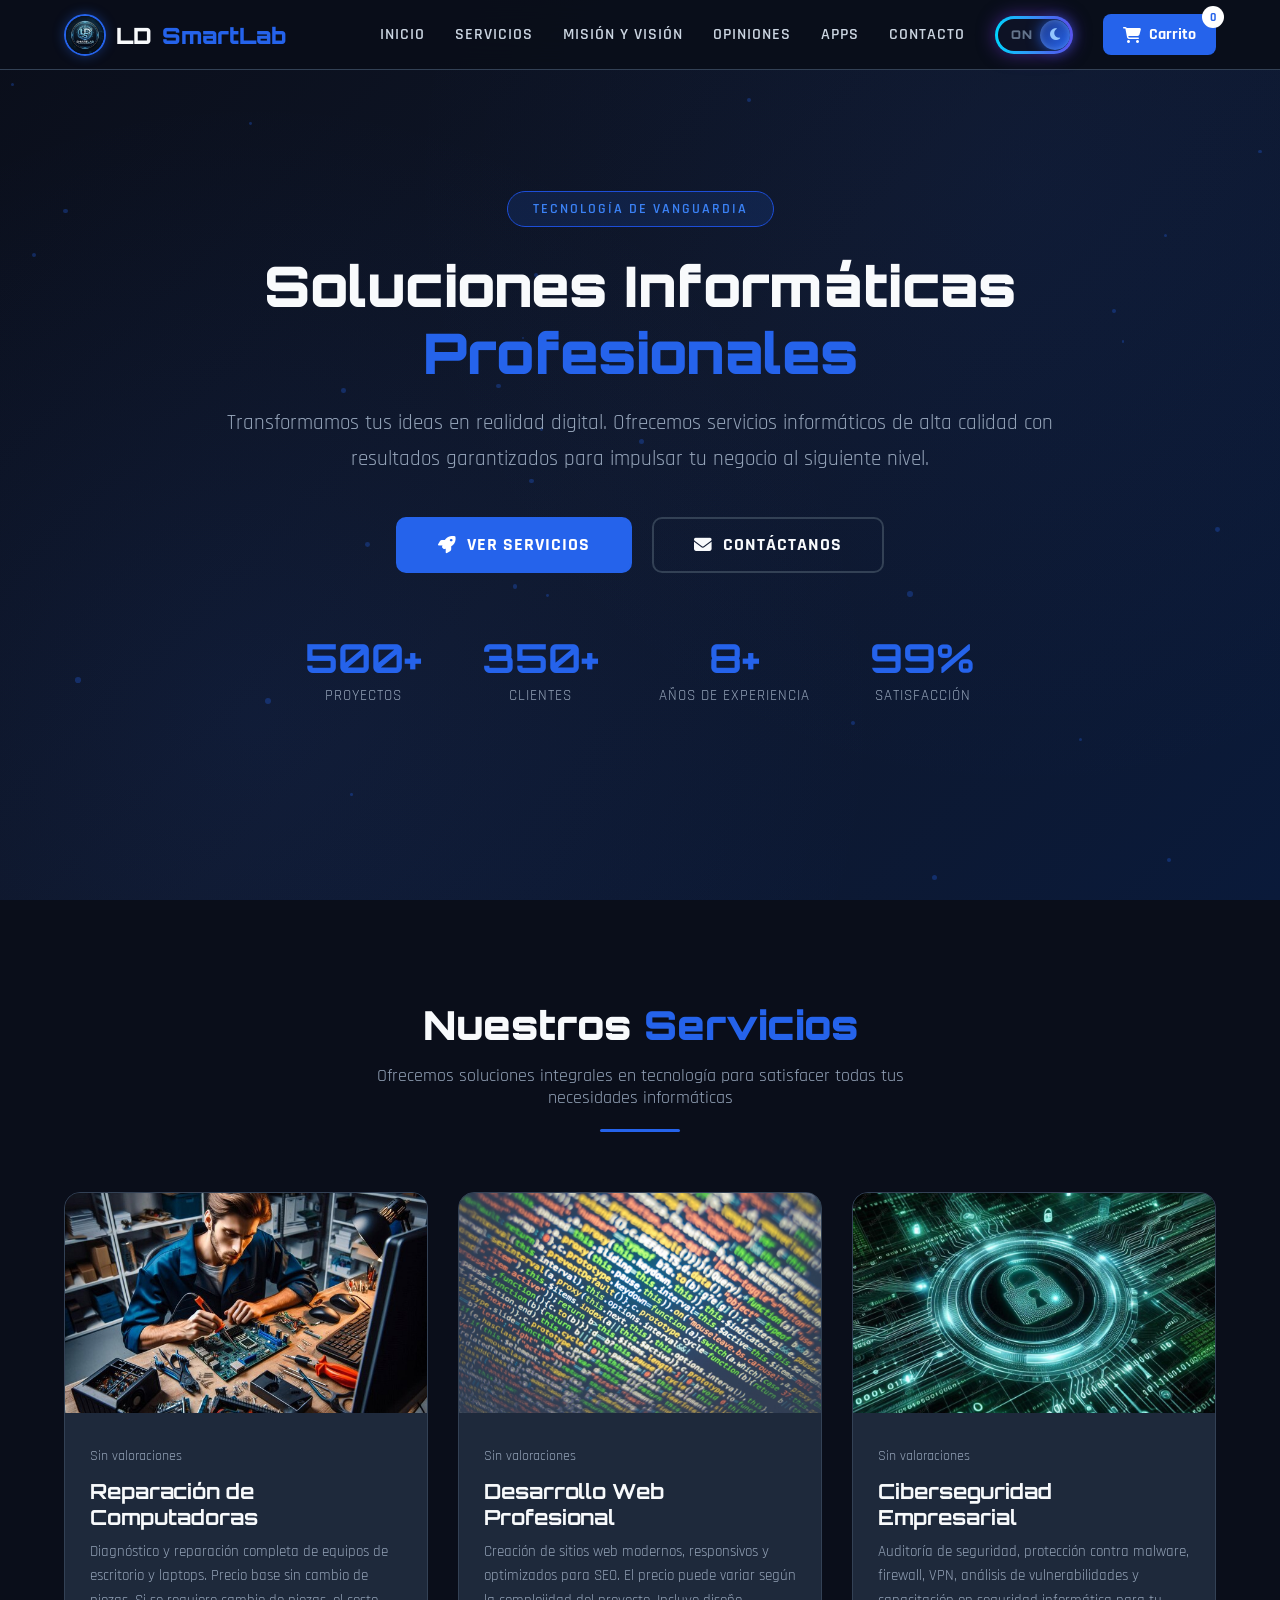
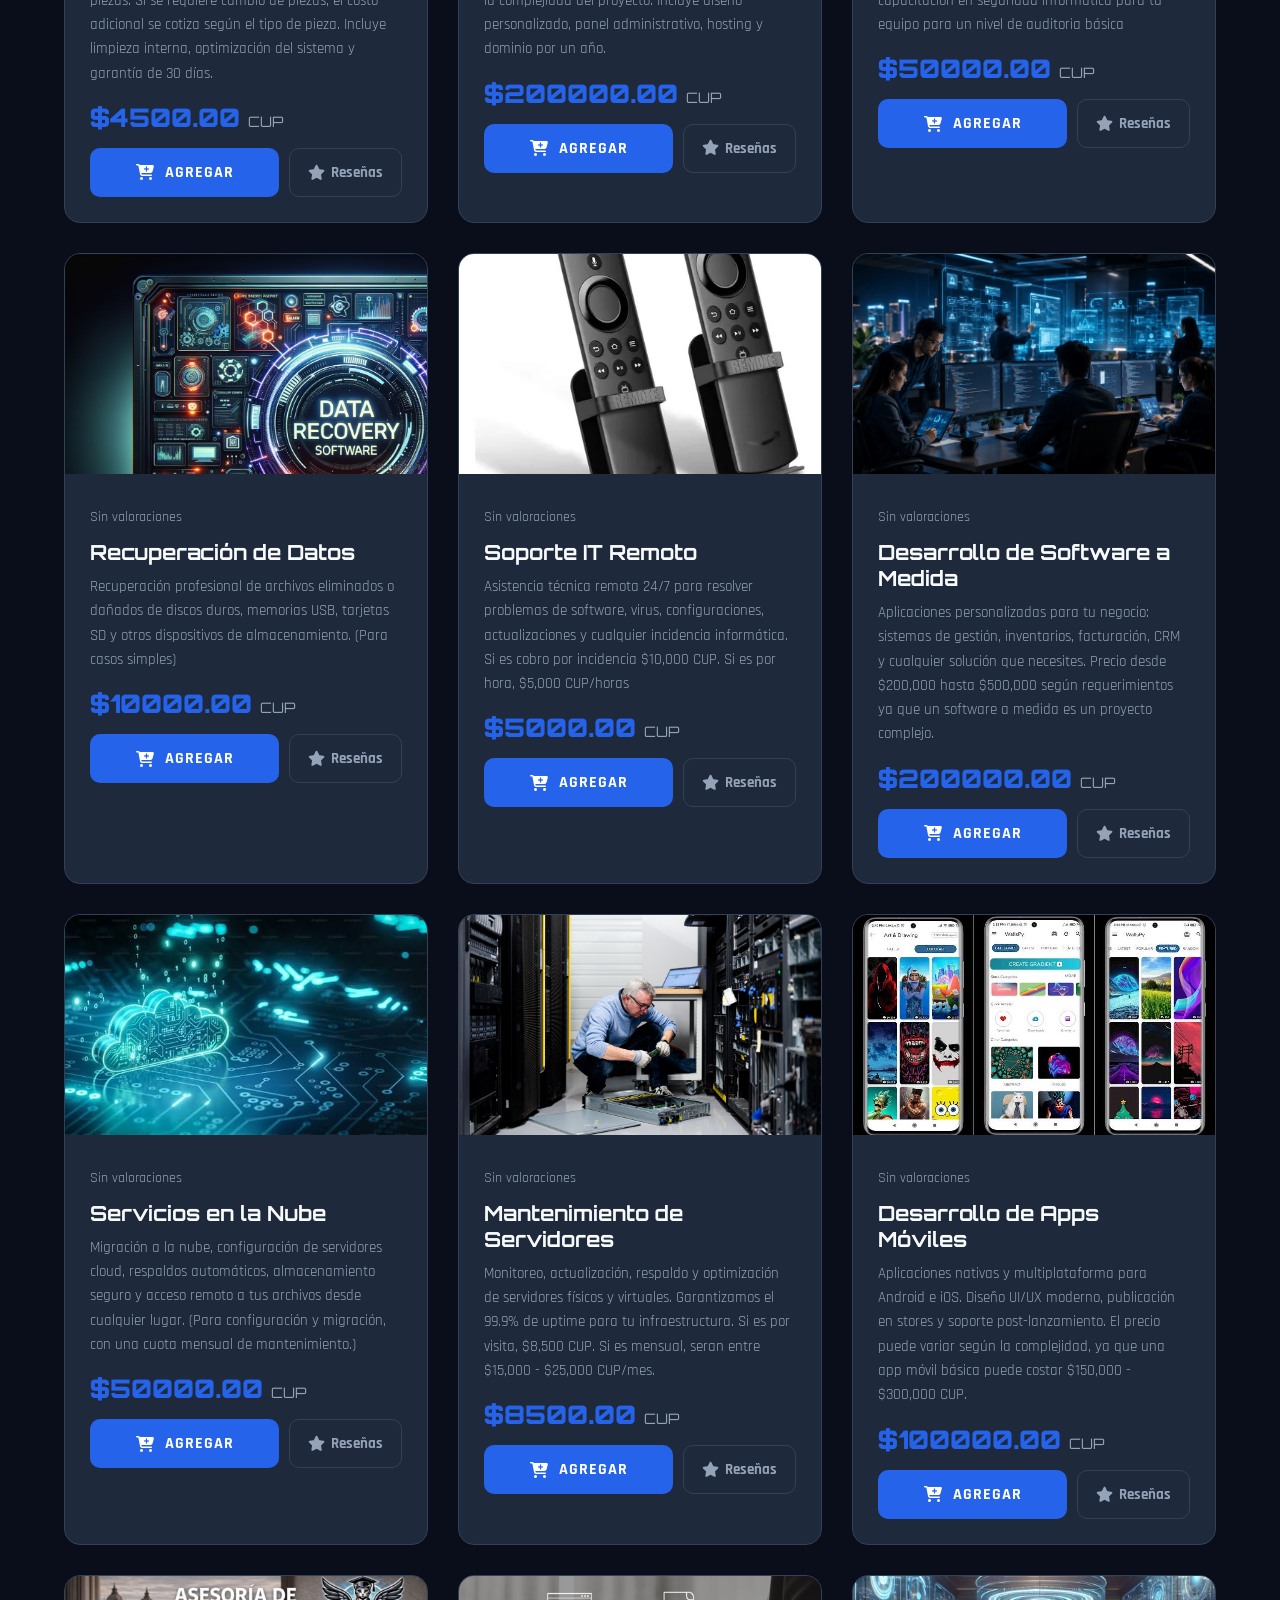
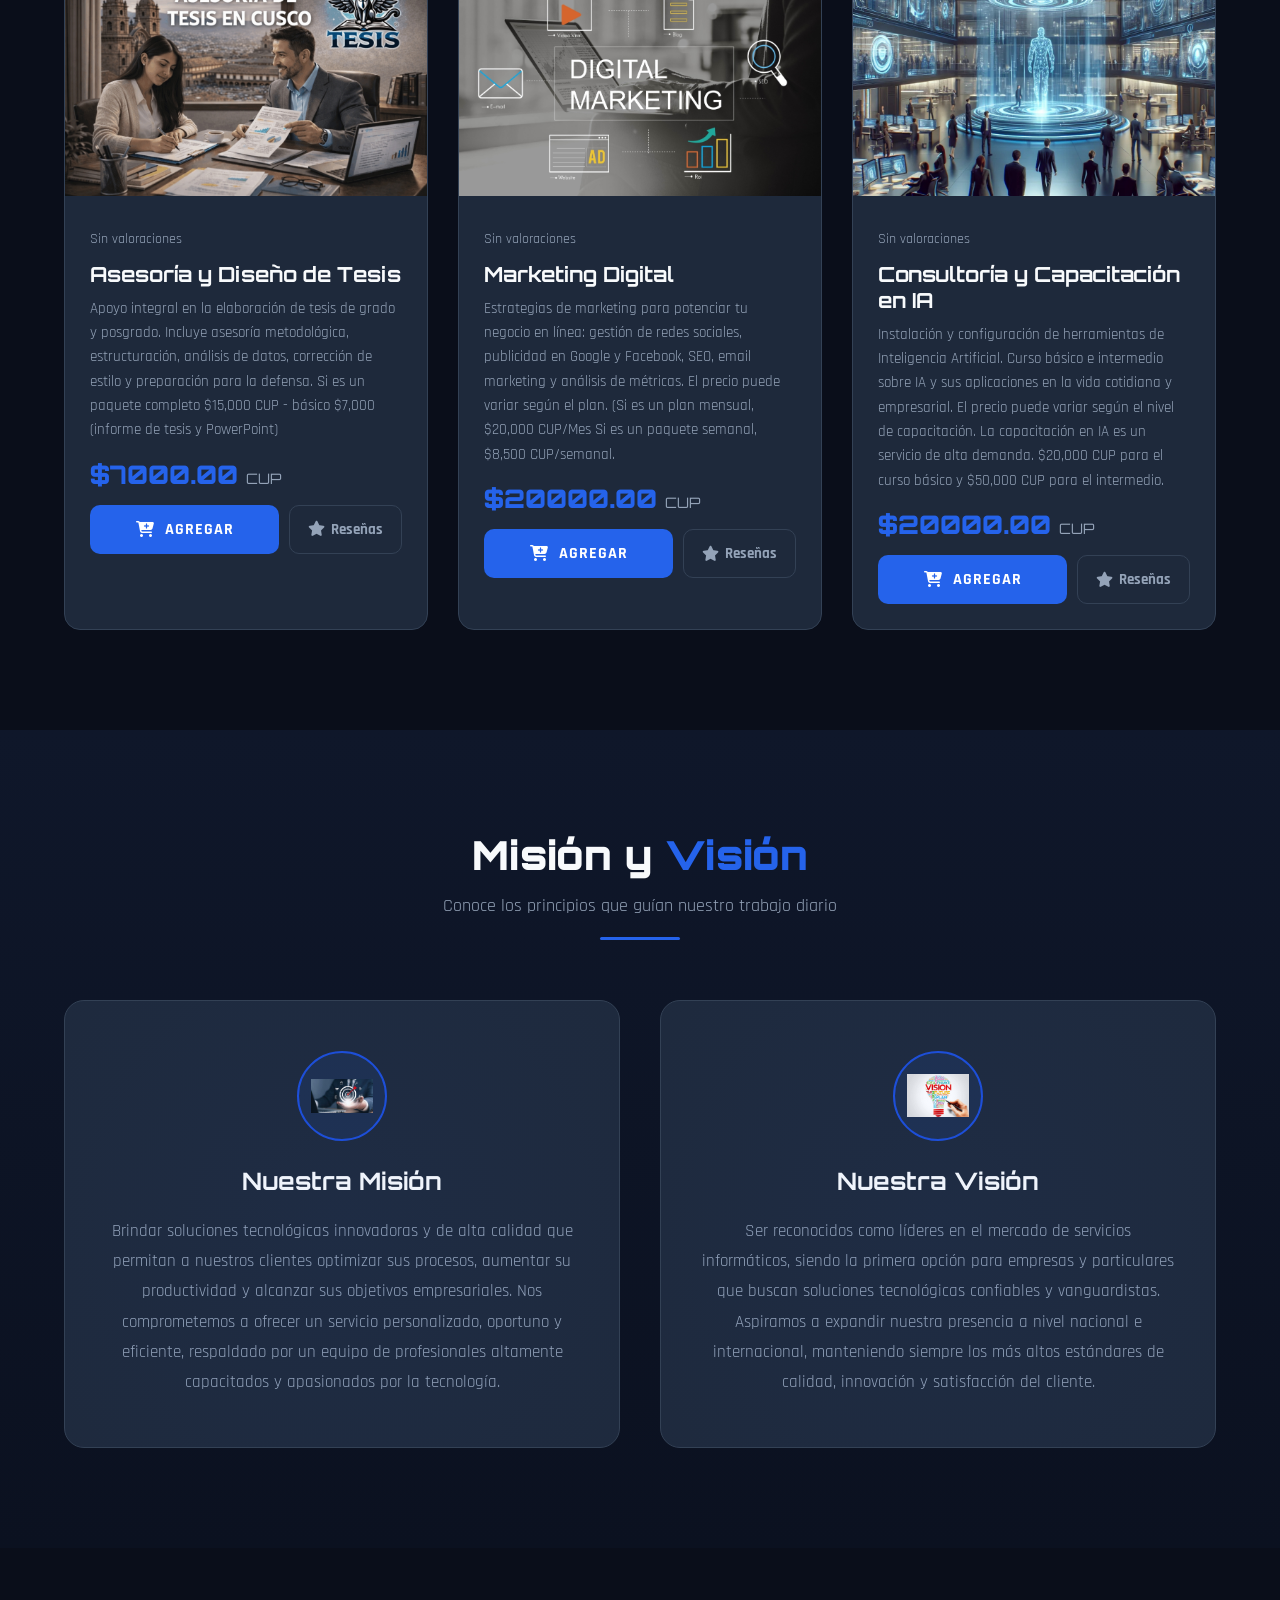
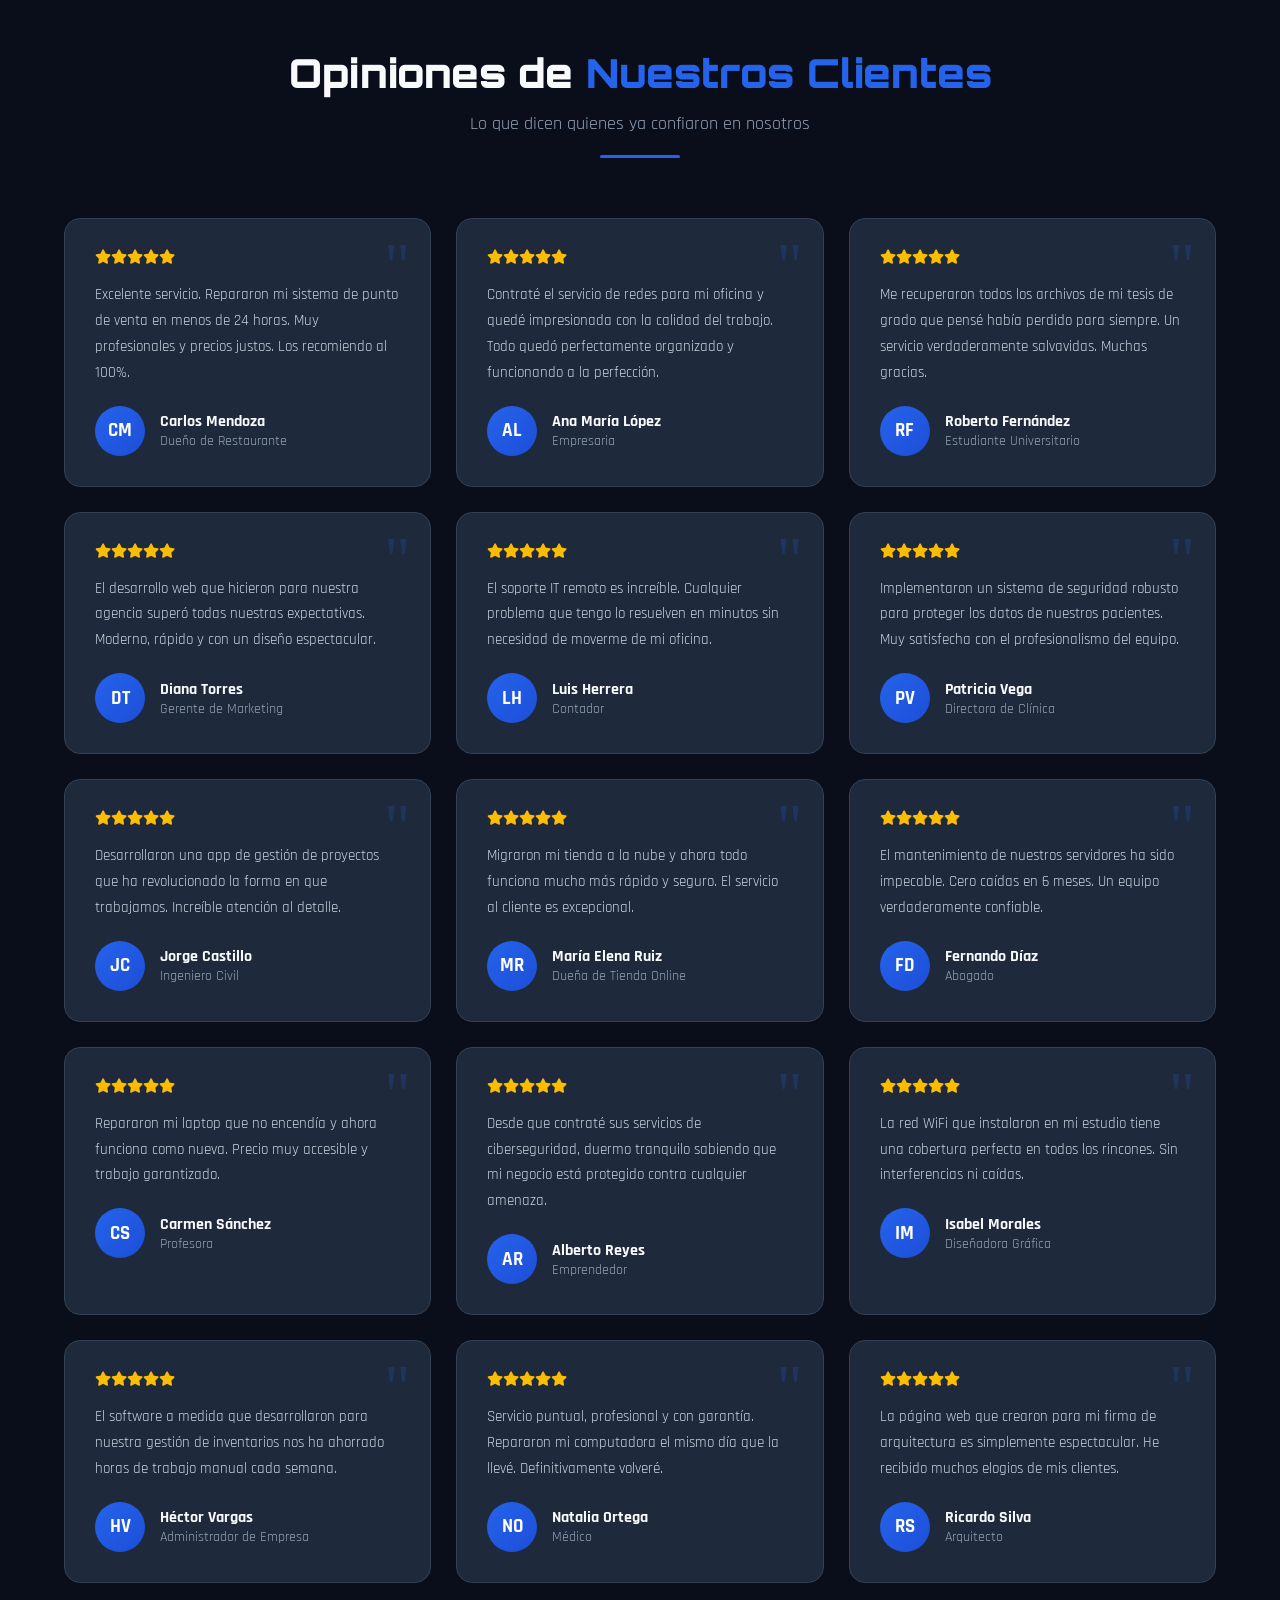
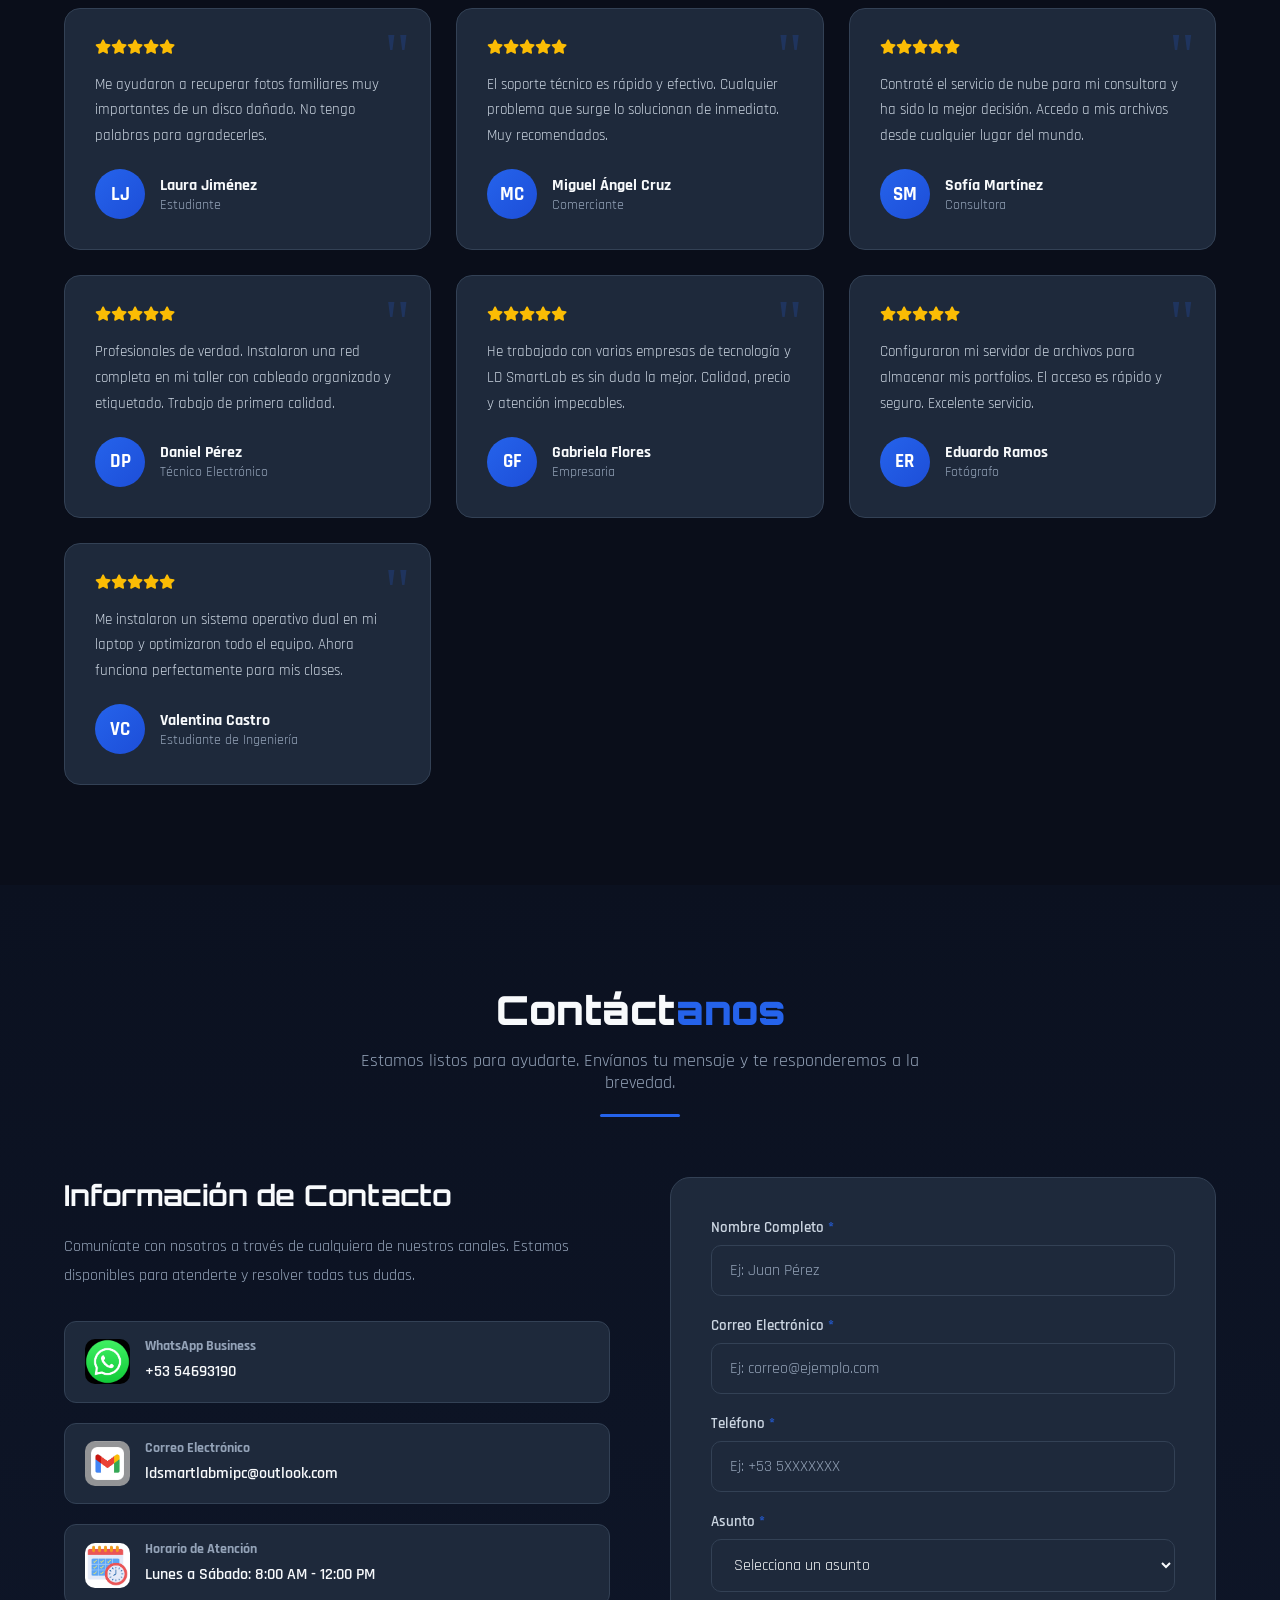
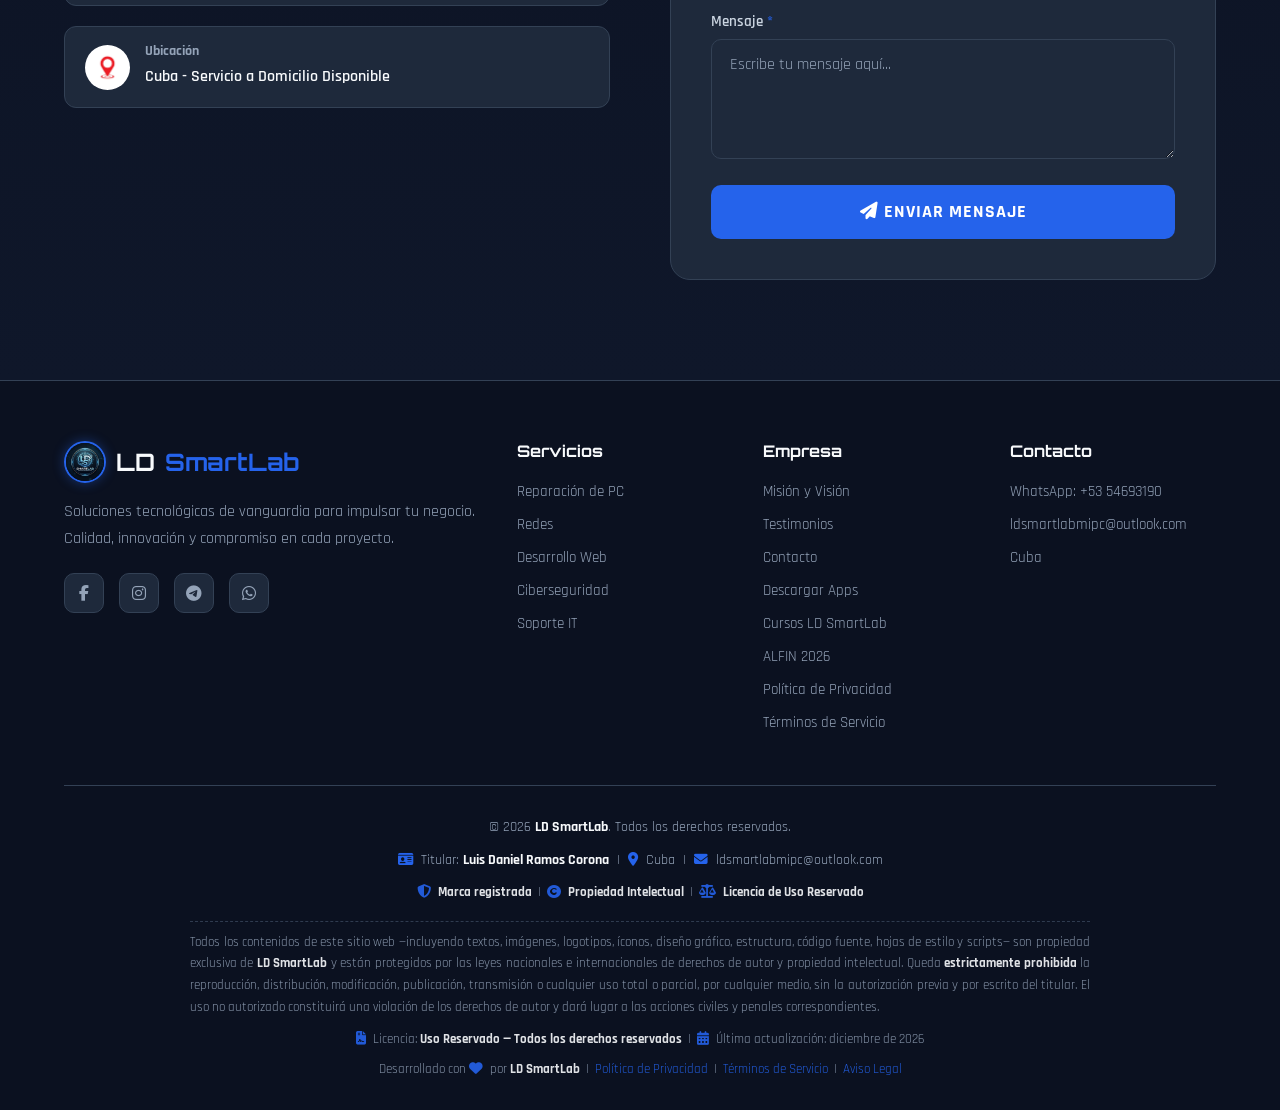
<file: index.html>
<!DOCTYPE html>
<html lang="es">
<head>
    <meta charset="UTF-8" />
    <meta name="viewport" content="width=device-width, initial-scale=1.0" />
    <meta name="description" content="LD SmartLab: reparación de computadoras, redes, desarrollo web, ciberseguridad, soporte IT y más. Servicios informáticos profesionales en Cuba, a domicilio. Contáctanos por WhatsApp." />
    <meta name="keywords" content="servicios informáticos, reparación, redes, desarrollo web, ciberseguridad, Cuba" />
    <meta name="author" content="LD SmartLab" />
    <meta name="copyright" content="LD SmartLab - Luis Daniel Ramos Corona" />
    <meta name="robots" content="index, follow" />
    <link rel="canonical" href="https://ldaniel91.github.io/ldsmartlab-servicios/" />
    <meta property="og:type" content="website" />
    <meta property="og:site_name" content="LD SmartLab" />
    <meta property="og:title" content="LD SmartLab | Servicios Informáticos Profesionales" />
    <meta property="og:description" content="LD SmartLab: reparación de computadoras, redes, desarrollo web, ciberseguridad, soporte IT y más. Servicios informáticos profesionales en Cuba, a domicilio." />
    <meta property="og:url" content="https://ldaniel91.github.io/ldsmartlab-servicios/" />
    <meta property="og:image" content="https://ldaniel91.github.io/ldsmartlab-servicios/assets/img/logo.jpg" />
    <meta property="og:locale" content="es_ES" />
    <meta name="twitter:card" content="summary_large_image" />
    <meta name="twitter:title" content="LD SmartLab | Servicios Informáticos Profesionales" />
    <meta name="twitter:description" content="LD SmartLab: reparación de computadoras, redes, desarrollo web, ciberseguridad, soporte IT y más. Servicios informáticos profesionales en Cuba, a domicilio." />
    <meta name="twitter:image" content="https://ldaniel91.github.io/ldsmartlab-servicios/assets/img/logo.jpg" />
    <title>LD SmartLab | Servicios Informáticos Profesionales</title>
    <link rel="icon" type="image/jpeg" href="assets/img/logo.jpg" />
    <link rel="preconnect" href="https://fonts.googleapis.com" />
    <link href="https://fonts.googleapis.com/css2?family=Orbitron:wght@400;700;900&family=Rajdhani:wght@300;400;500;600;700&display=swap" rel="stylesheet" />
    <link rel="stylesheet" href="https://cdnjs.cloudflare.com/ajax/libs/font-awesome/6.5.1/css/all.min.css" />
    <link rel="stylesheet" href="css/style.css" />
    <script type="application/ld+json">
    {
      "@context": "https://schema.org",
      "@type": "LocalBusiness",
      "name": "LD SmartLab",
      "description": "Servicios informáticos profesionales en Cuba: reparación de computadoras, redes, desarrollo web, ciberseguridad y soporte IT.",
      "url": "https://ldaniel91.github.io/ldsmartlab-servicios/",
      "email": "ldsmartlabmipc@outlook.com",
      "telephone": "+5354693190",
      "address": { "@type": "PostalAddress", "addressCountry": "CU", "addressLocality": "Cuba" },
      "openingHours": "Mo-Sa 08:00-12:00",
      "areaServed": "Cuba"
    }
    </script>
</head>
<body>

    <!-- ===== NAVBAR ===== -->
    <nav class="navbar" id="navbar">
        <a href="#" class="logo">
            <img src="assets/img/logo.jpg" alt="LD SmartLab" class="logo-img">
            LD <span>SmartLab</span>
        </a>
        <ul class="nav-links">
            <li><a href="#inicio">Inicio</a></li>
            <li><a href="#servicios">Servicios</a></li>
            <li><a href="#mision">Misión y Visión</a></li>
            <li><a href="#testimonios">Opiniones</a></li>
            <li><a href="descargas.html">Apps</a></li>
            <li><a href="#contacto">Contacto</a></li>
            <li>
                <button class="theme-switch" id="themeToggle" title="Cambiar tema" aria-label="Cambiar tema">
                    <span class="switch-track">
                        <span class="switch-label">ON</span>
                        <span class="switch-thumb"><i class="fas fa-moon"></i></span>
                    </span>
                </button>
            </li>
            <li><button class="cart-btn" onclick="openCart()"><i class="fas fa-shopping-cart"></i>Carrito <span class="cart-count" id="cartCount">0</span></button></li>
        </ul>
        <button class="mobile-menu-btn" onclick="toggleMobileMenu()"><i class="fas fa-bars"></i></button>
    </nav>

    <!-- ===== HERO ===== -->
    <section class="hero" id="inicio">
        <div class="particles" id="particles"></div>
        <div class="hero-content">
            <div class="hero-badge">Tecnología de Vanguardia</div>
            <h1>Soluciones Informáticas <span>Profesionales</span></h1>
            <p>Transformamos tus ideas en realidad digital. Ofrecemos servicios informáticos de alta calidad con resultados garantizados para impulsar tu negocio al siguiente nivel.</p>
            <div class="hero-btns">
                <a href="#servicios" class="btn-primary"><i class="fas fa-rocket"></i> Ver Servicios</a>
                <a href="#contacto" class="btn-secondary"><i class="fas fa-envelope"></i> Contáctanos</a>
            </div>
            <div class="hero-stats">
                <div class="stat-item"><h3>500+</h3><p>Proyectos</p></div>
                <div class="stat-item"><h3>350+</h3><p>Clientes</p></div>
                <div class="stat-item"><h3>8+</h3><p>Años de Experiencia</p></div>
                <div class="stat-item"><h3>99%</h3><p>Satisfacción</p></div>
            </div>
        </div>
    </section>

    <!-- ===== SERVICES ===== -->
    <section class="section" id="servicios">
        <div class="section-title animate">
            <h2>Nuestros <span>Servicios</span></h2>
            <p>Ofrecemos soluciones integrales en tecnología para satisfacer todas tus necesidades informáticas</p>
            <div class="line"></div>
        </div>
        <div class="services-grid" id="servicesGrid"></div>
    </section>

    <!-- ===== MISSION & VISION ===== -->
    <section class="section mission-vision" id="mision">
        <div class="section-title animate">
            <h2>Misión y <span>Visión</span></h2>
            <p>Conoce los principios que guían nuestro trabajo diario</p>
            <div class="line"></div>
        </div>
        <div class="mv-grid">
            <div class="mv-card animate-left">
                <div class="mv-icon">
                    <img src="assets/img/mision.png" alt="Misión">
                </div>
                <h3>Nuestra Misión</h3>
                <p>Brindar soluciones tecnológicas innovadoras y de alta calidad que permitan a nuestros clientes optimizar sus procesos, aumentar su productividad y alcanzar sus objetivos empresariales. Nos comprometemos a ofrecer un servicio personalizado, oportuno y eficiente, respaldado por un equipo de profesionales altamente capacitados y apasionados por la tecnología.</p>
            </div>
            <div class="mv-card animate-right">
                <div class="mv-icon">
                    <img src="assets/img/vision.png" alt="Visión">
                </div>
                <h3>Nuestra Visión</h3>
                <p>Ser reconocidos como líderes en el mercado de servicios informáticos, siendo la primera opción para empresas y particulares que buscan soluciones tecnológicas confiables y vanguardistas. Aspiramos a expandir nuestra presencia a nivel nacional e internacional, manteniendo siempre los más altos estándares de calidad, innovación y satisfacción del cliente.</p>
            </div>
        </div>
    </section>

    <!-- ===== TESTIMONIALS ===== -->
    <section class="section testimonials" id="testimonios">
        <div class="section-title animate">
            <h2>Opiniones de <span>Nuestros Clientes</span></h2>
            <p>Lo que dicen quienes ya confiaron en nosotros</p>
            <div class="line"></div>
        </div>
        <div class="testimonials-grid" id="testimonialsGrid"></div>
    </section>

    <!-- ===== CONTACT ===== -->
    <section class="section contact-section" id="contacto">
        <div class="section-title animate">
            <h2>Contáct<span>anos</span></h2>
            <p>Estamos listos para ayudarte. Envíanos tu mensaje y te responderemos a la brevedad.</p>
            <div class="line"></div>
        </div>
        <div class="contact-grid">
            <div class="contact-info animate-left">
                <h3>Información de Contacto</h3>
                <p>Comunícate con nosotros a través de cualquiera de nuestros canales. Estamos disponibles para atenderte y resolver todas tus dudas.</p>
                <div class="contact-item">
                    <img src="assets/img/whatsapp.png" alt="WhatsApp" class="contact-icon">
                    <div><h4>WhatsApp Business</h4><p>+53 54693190</p></div>
                </div>
                <div class="contact-item">
                    <img src="assets/img/gmail.png" alt="Correo" class="contact-icon">
                    <div><h4>Correo Electrónico</h4><p>ldsmartlabmipc@outlook.com</p></div>
                </div>
                <div class="contact-item">
                    <img src="assets/img/horario.png" alt="Horario" class="contact-icon">
                    <div><h4>Horario de Atención</h4><p>Lunes a Sábado: 8:00 AM - 12:00 PM</p></div>
                </div>
                <div class="contact-item">
                    <img src="assets/img/ubicacion.png" alt="Ubicación" class="contact-icon ubicacion-icon">
                    <div><h4>Ubicación</h4><p>Cuba - Servicio a Domicilio Disponible</p></div>
                </div>
            </div>
            <div class="contact-form animate-right">
                <form id="contactForm" onsubmit="handleContactSubmit(event)">
                    <div class="form-group">
                        <label>Nombre Completo <span class="required">*</span></label>
                        <input type="text" id="contactName" placeholder="Ej: Juan Pérez" required>
                    </div>
                    <div class="form-group">
                        <label>Correo Electrónico <span class="required">*</span></label>
                        <input type="email" id="contactEmail" placeholder="Ej: correo@ejemplo.com" required>
                    </div>
                    <div class="form-group">
                        <label>Teléfono <span class="required">*</span></label>
                        <input type="tel" id="contactPhone" placeholder="Ej: +53 5XXXXXXX" required>
                    </div>
                    <div class="form-group">
                        <label>Asunto <span class="required">*</span></label>
                        <select id="contactSubject" required>
                            <option value="">Selecciona un asunto</option>
                            <option value="consulta">Consulta General</option>
                            <option value="soporte">Soporte Técnico</option>
                            <option value="cotizacion">Solicitud de Cotización</option>
                            <option value="sugerencia">Sugerencia</option>
                            <option value="otro">Otro</option>
                        </select>
                    </div>
                    <div class="form-group">
                        <label>Mensaje <span class="required">*</span></label>
                        <textarea id="contactMessage" placeholder="Escribe tu mensaje aquí..." required></textarea>
                    </div>
                    <button type="submit" class="submit-btn"><i class="fas fa-paper-plane"></i> Enviar Mensaje</button>
                </form>
            </div>
        </div>
    </section>

    <!-- ===== FOOTER ===== -->
    <footer class="footer">
        <div class="footer-grid">
            <div class="footer-brand">
                <h3>
                    <img src="assets/img/logo.jpg" alt="LD SmartLab" class="footer-logo">
                    LD <span>SmartLab</span>
                </h3>
                <p>Soluciones tecnológicas de vanguardia para impulsar tu negocio. Calidad, innovación y compromiso en cada proyecto.</p>
                <div class="social-links">
                    <a href="https://www.facebook.com/luisdaniel.ramoscorona.1" target="_blank"><i class="fab fa-facebook-f"></i></a>
                    <a href="https://www.instagram.com/luisdanielramoscorona" target="_blank"><i class="fab fa-instagram"></i></a>
                    <a href="#"><i class="fab fa-telegram"></i></a>
                    <a href="https://wa.me/5354693190" target="_blank"><i class="fab fa-whatsapp"></i></a>
                </div>
            </div>
            <div class="footer-col">
                <h4>Servicios</h4>
                <ul>
                    <li><a href="#servicios">Reparación de PC</a></li>
                    <li><a href="#servicios">Redes</a></li>
                    <li><a href="#servicios">Desarrollo Web</a></li>
                    <li><a href="#servicios">Ciberseguridad</a></li>
                    <li><a href="#servicios">Soporte IT</a></li>
                </ul>
            </div>
            <div class="footer-col">
                <h4>Empresa</h4>
                <ul>
                    <li><a href="#mision">Misión y Visión</a></li>
                    <li><a href="#testimonios">Testimonios</a></li>
                    <li><a href="#contacto">Contacto</a></li>
                    <li><a href="descargas.html">Descargar Apps</a></li>
                    <li><a href="https://github.com/LDaniel91/ld_smartlab_cursos" target="_blank" rel="noopener">Cursos LD SmartLab</a></li>
                    <li><a href="https://github.com/LDaniel91/alfin-ld-smartlab" target="_blank" rel="noopener">ALFIN 2026</a></li>
                    <li><a href="legal/politica-privacidad.html">Política de Privacidad</a></li>
                    <li><a href="legal/terminos-servicio.html">Términos de Servicio</a></li>
                </ul>
            </div>
            <div class="footer-col">
                <h4>Contacto</h4>
                <ul>
                    <li><a href="https://wa.me/5354693190" target="_blank">WhatsApp: +53 54693190</a></li>
                    <li><a href="mailto:ldsmartlabmipc@outlook.com">ldsmartlabmipc@outlook.com</a></li>
                    <li><a href="#">Cuba</a></li>
                </ul>
            </div>
        </div>

        <div class="footer-bottom">
            <div class="footer-bottom-content">
                <p class="copyright-line">
                    &copy; <span id="currentYear">2026</span> <strong>LD SmartLab</strong>. Todos los derechos reservados.
                </p>
                <p class="copyright-line">
                    <i class="fas fa-id-card"></i> Titular: <strong>Luis Daniel Ramos Corona</strong>
                    &nbsp;|&nbsp;
                    <i class="fas fa-map-marker-alt"></i> Cuba
                    &nbsp;|&nbsp;
                    <i class="fas fa-envelope"></i> ldsmartlabmipc@outlook.com
                </p>
                <p class="copyright-line small">
                    <i class="fas fa-shield-alt"></i> <strong>Marca registrada</strong> &nbsp;|&nbsp;
                    <i class="fas fa-copyright"></i> <strong>Propiedad Intelectual</strong> &nbsp;|&nbsp;
                    <i class="fas fa-balance-scale"></i> <strong>Licencia de Uso Reservado</strong>
                </p>
                <p class="copyright-line small legal-text">
                    Todos los contenidos de este sitio web —incluyendo textos, imágenes, logotipos, íconos, diseño gráfico,
                    estructura, código fuente, hojas de estilo y scripts— son propiedad exclusiva de <strong>LD SmartLab</strong>
                    y están protegidos por las leyes nacionales e internacionales de derechos de autor y propiedad intelectual.
                    Queda <strong>estrictamente prohibida</strong> la reproducción, distribución, modificación, publicación,
                    transmisión o cualquier uso total o parcial, por cualquier medio, sin la autorización previa y por escrito
                    del titular. El uso no autorizado constituirá una violación de los derechos de autor y dará lugar a las
                    acciones civiles y penales correspondientes.
                </p>
                <p class="copyright-line small">
                    <i class="fas fa-file-contract"></i> Licencia: <strong>Uso Reservado — Todos los derechos reservados</strong>
                    &nbsp;|&nbsp;
                    <i class="fas fa-calendar-alt"></i> Última actualización: <span id="lastUpdate">2026</span>
                </p>
                <p class="copyright-line small">
                    Desarrollado con <i class="fas fa-heart" style="color:var(--primary)"></i> por <strong>LD SmartLab</strong>
                    &nbsp;|&nbsp;
                    <a href="legal/politica-privacidad.html">Política de Privacidad</a>
                    &nbsp;|&nbsp;
                    <a href="legal/terminos-servicio.html">Términos de Servicio</a>
                    &nbsp;|&nbsp;
                    <a href="legal/aviso-legal.html">Aviso Legal</a>
                </p>
            </div>
        </div>
    </footer>

    <!-- ===== CART ===== -->
    <div class="cart-overlay" id="cartOverlay" onclick="closeCart()"></div>
    <div class="cart-sidebar" id="cartSidebar">
        <div class="cart-header">
            <h3><i class="fas fa-shopping-cart"></i> Tu Carrito</h3>
            <button class="close-cart" onclick="closeCart()"><i class="fas fa-times"></i></button>
        </div>
        <div class="cart-items" id="cartItems">
            <div class="cart-empty">
                <i class="fas fa-shopping-basket"></i>
                <p>Tu carrito está vacío</p>
                <p style="font-size:0.85rem;margin-top:10px">Agrega servicios para comenzar</p>
            </div>
        </div>
        <div class="cart-footer">
            <div class="cart-total">
                <span>Total a Pagar:</span>
                <strong id="cartTotal">$0.00</strong>
            </div>
            <button class="checkout-btn" id="checkoutBtn" onclick="openCheckout()" disabled>
                <i class="fab fa-whatsapp"></i> Finalizar Pedido por WhatsApp
            </button>
        </div>
    </div>

    <!-- ===== CHECKOUT MODAL ===== -->
    <div class="checkout-modal" id="checkoutModal">
        <div class="checkout-content">
            <button class="close-checkout" onclick="closeCheckout()"><i class="fas fa-times"></i></button>
            <h2><i class="fab fa-whatsapp" style="color:#25d366"></i> Finalizar Pedido</h2>
            <p>Completa tus datos para enviar el pedido directamente a nuestro WhatsApp Business</p>
            <div class="order-summary" id="orderSummary"></div>
            <form id="checkoutForm" onsubmit="sendWhatsAppOrder(event)">
                <div class="form-group">
                    <label>Nombre Completo <span class="required">*</span></label>
                    <input type="text" id="clientName" placeholder="Ej: María González" required>
                </div>
                <div class="form-group">
                    <label>Teléfono de Contacto <span class="required">*</span></label>
                    <input type="tel" id="clientPhone" placeholder="Ej: +53 5XXXXXXX" required>
                </div>
                <div class="form-group">
                    <label>Correo Electrónico <span class="required">*</span></label>
                    <input type="email" id="clientEmail" placeholder="Ej: correo@ejemplo.com" required>
                </div>
                <div class="form-group">
                    <label>Dirección de Entrega / Ubicación <span class="required">*</span></label>
                    <input type="text" id="clientAddress" placeholder="Ej: Calle 23, Vedado, La Habana" required>
                </div>
                <div class="form-group">
                    <label>Método de Pago Preferido <span class="required">*</span></label>
                    <select id="paymentMethod" required>
                        <option value="">Selecciona un método</option>
                        <option value="efectivo">Efectivo (CUP)</option>
                        <option value="transferencia">Transferencia Bancaria</option>
                        <option value="mlc">MLC</option>
                        <option value="cripto">Criptomonedas</option>
                    </select>
                </div>
                <div class="form-group">
                    <label>Notas Adicionales (Opcional)</label>
                    <textarea id="clientNotes" placeholder="Alguna indicación especial..."></textarea>
                </div>
                <button type="submit" class="whatsapp-btn" id="sendOrderBtn">
                    <i class="fab fa-whatsapp"></i> Enviar Pedido por WhatsApp
                </button>
            </form>
        </div>
    </div>

    <!-- ===== MODAL DE RESEÑAS ===== -->
    <div class="review-modal" id="reviewModal">
        <div class="review-content">
            <button class="close-review" onclick="closeReviewModal()"><i class="fas fa-times"></i></button>
            <h2><i class="fas fa-star" style="color:#fbbc04"></i> Reseñas de<br><span id="reviewServiceName" style="color:var(--primary)"></span></h2>
            <div id="reviewAverage" class="review-average"></div>
            <div id="reviewsList" class="reviews-list"></div>
            <hr style="border-color:var(--border-color);margin:25px 0">
            <h3><i class="fas fa-pen"></i> Deja tu reseña</h3>
            <form id="reviewForm" onsubmit="submitReview(event)">
                <input type="hidden" id="reviewServiceId">
                <div class="form-group">
                    <label>Tu Nombre <span class="required">*</span></label>
                    <input type="text" id="reviewName" placeholder="Ej: Juan Pérez" required>
                </div>
                <div class="form-group">
                    <label>Valoración <span class="required">*</span></label>
                    <div class="star-rating">
                        <input type="radio" name="rating" value="5" id="star5"><label for="star5">★</label>
                        <input type="radio" name="rating" value="4" id="star4"><label for="star4">★</label>
                        <input type="radio" name="rating" value="3" id="star3"><label for="star3">★</label>
                        <input type="radio" name="rating" value="2" id="star2"><label for="star2">★</label>
                        <input type="radio" name="rating" value="1" id="star1"><label for="star1">★</label>
                    </div>
                </div>
                <div class="form-group">
                    <label>Comentario <span class="required">*</span></label>
                    <textarea id="reviewComment" placeholder="Cuéntanos tu experiencia..." required></textarea>
                </div>
                <button type="submit" class="submit-btn"><i class="fas fa-paper-plane"></i> Enviar Reseña</button>
            </form>
        </div>
    </div>

    <!-- ===== TOAST ===== -->
    <div class="toast" id="toast">
        <i class="fas fa-check-circle"></i>
        <p id="toastMessage">Servicio agregado al carrito</p>
    </div>

    <script src="js/script.js"></script>
</body>
</html>
</file>
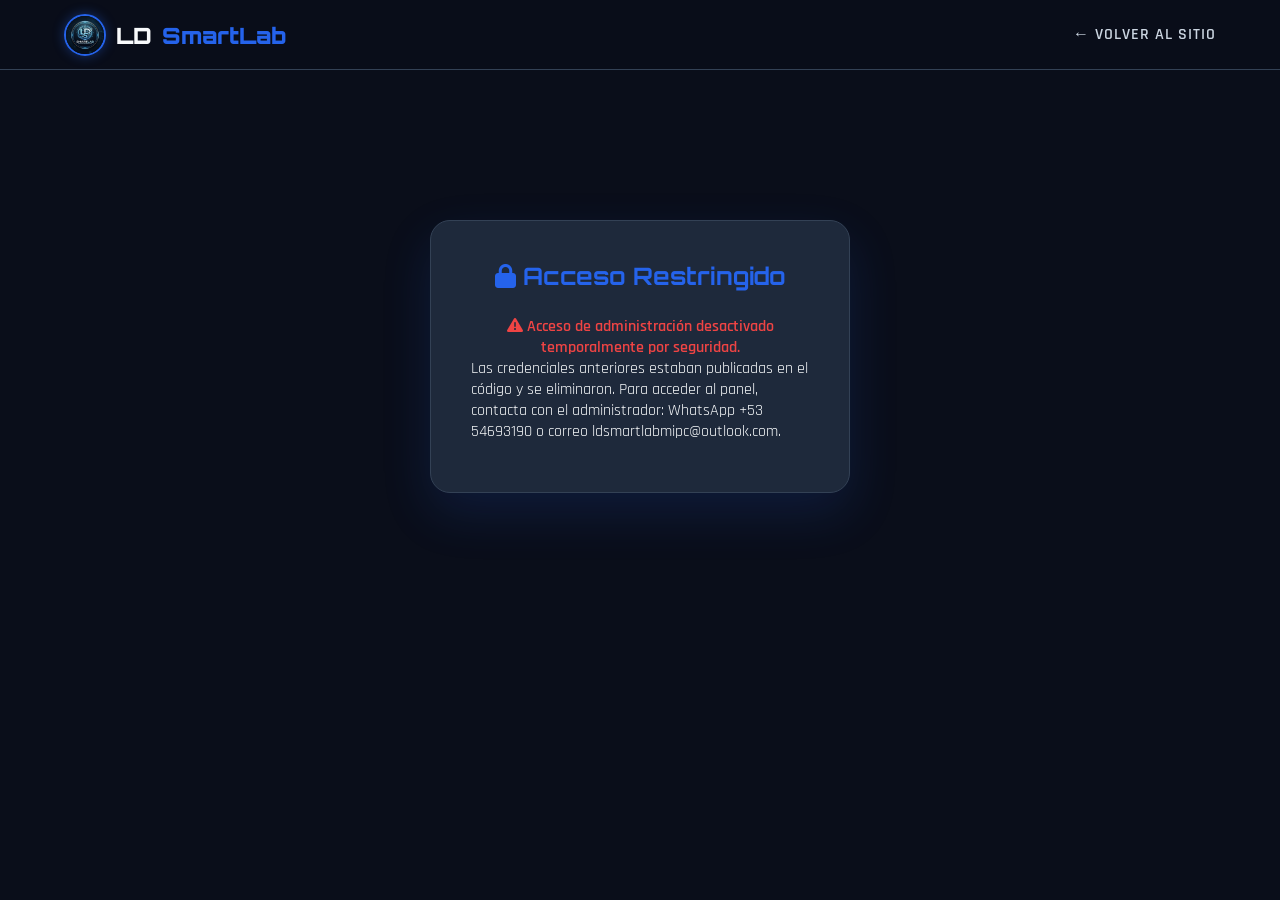
<file: admin.html>
<!DOCTYPE html>
<html lang="es">
<head>
    <meta charset="UTF-8">
    <meta name="viewport" content="width=device-width, initial-scale=1.0">
    <meta name="robots" content="noindex, nofollow">
    <title>Panel de Administración | LD SmartLab</title>
    <link rel="icon" type="image/jpeg" href="assets/img/logo.jpg">
    <link href="https://fonts.googleapis.com/css2?family=Orbitron:wght@400;700;900&family=Rajdhani:wght@300;400;500;600;700&display=swap" rel="stylesheet">
    <link rel="stylesheet" href="https://cdnjs.cloudflare.com/ajax/libs/font-awesome/6.5.1/css/all.min.css">
    <link rel="stylesheet" href="css/style.css">
</head>
<body>

    <nav class="navbar" id="navbar">
        <a href="index.html" class="logo">
            <img src="assets/img/logo.jpg" alt="LD SmartLab" class="logo-img">
            LD <span>SmartLab</span>
        </a>
        <ul class="nav-links">
            <li><a href="index.html">← Volver al Sitio</a></li>
        </ul>
    </nav>

    <!-- ===== LOGIN ===== -->
    <div class="admin-container" id="loginView">
        <div class="login-box">
            <h2><i class="fas fa-lock"></i> Acceso Restringido</h2>
            <p class="login-error" style="display:block"><i class="fas fa-exclamation-triangle"></i> Acceso de administración desactivado temporalmente por seguridad.</p>
            <p>Las credenciales anteriores estaban publicadas en el código y se eliminaron. Para acceder al panel, contacta con el administrador: WhatsApp +53 54693190 o correo ldsmartlabmipc@outlook.com.</p>
            <p id="loginError" class="login-error" style="display:none"><i class="fas fa-exclamation-triangle"></i> Credenciales incorrectas</p>
            <p id="attemptsWarning" class="attempts-warning"></p>
        </div>
    </div>

    <!-- ===== PANEL ===== -->
    <div class="admin-container" id="adminView" style="display:none">
        <div class="admin-header">
            <h1><i class="fas fa-shield-alt"></i> Panel de Administración</h1>
            <button class="btn-logout" onclick="adminLogout()"><i class="fas fa-sign-out-alt"></i> Cerrar Sesión</button>
        </div>

        <div class="session-info">
            <span><i class="fas fa-clock"></i> Sesión activa: <strong id="sessionTime">--:--</strong></span>
            <span><i class="fas fa-hourglass-half"></i> Expira en: <strong id="sessionExpiry">--:--</strong></span>
        </div>

        <div class="stats-grid">
            <div class="stat-card">
                <i class="fas fa-users"></i>
                <h3 id="statClients">0</h3>
                <p>Clientes</p>
            </div>
            <div class="stat-card">
                <i class="fas fa-shopping-bag"></i>
                <h3 id="statOrders">0</h3>
                <p>Pedidos</p>
            </div>
            <div class="stat-card">
                <i class="fas fa-star"></i>
                <h3 id="statReviews">0</h3>
                <p>Reseñas</p>
            </div>
            <div class="stat-card">
                <i class="fas fa-dollar-sign"></i>
                <h3 id="statRevenue">0</h3>
                <p>CUP Ingresos</p>
            </div>
        </div>

        <div class="admin-tabs">
            <button class="admin-tab active" onclick="showTab('clients', this)"><i class="fas fa-users"></i> Clientes</button>
            <button class="admin-tab" onclick="showTab('orders', this)"><i class="fas fa-shopping-bag"></i> Pedidos</button>
            <button class="admin-tab" onclick="showTab('reviews', this)"><i class="fas fa-star"></i> Reseñas</button>
        </div>

        <div class="admin-panel active" id="panel-clients">
            <h3 style="margin-bottom:15px;color:var(--text-primary);font-family:Orbitron,sans-serif;font-size:1.1rem">Clientes Registrados</h3>
            <div id="clientsTable"></div>
        </div>

        <div class="admin-panel" id="panel-orders">
            <h3 style="margin-bottom:15px;color:var(--text-primary);font-family:Orbitron,sans-serif;font-size:1.1rem">Historial de Pedidos</h3>
            <div id="ordersTable"></div>
        </div>

        <div class="admin-panel" id="panel-reviews">
            <h3 style="margin-bottom:15px;color:var(--text-primary);font-family:Orbitron,sans-serif;font-size:1.1rem">Todas las Reseñas</h3>
            <div id="reviewsTable"></div>
        </div>
    </div>

    <script>
        // ==========================================================
        //  CONFIGURACIÓN DE SEGURIDAD
        // ==========================================================
        // El acceso de administración está desactivado temporalmente
        // por seguridad: antes las credenciales estaban escritas en
        // este archivo, en un repositorio público, y se eliminaron.
        // No se guarda ninguna credencial en el código. Para volver
        // a habilitar el acceso hay que usar un mecanismo seguro
        // (por ejemplo, autenticación en servidor) y cambiar las
        // credenciales que estaban publicadas.

        const MAX_ATTEMPTS = 5;
        const LOCKOUT_MINUTES = 15;
        const SESSION_MINUTES = 30;

        // ==========================================================
        //  CONTROL DE INTENTOS (anti fuerza bruta)
        // ==========================================================
        function getAttempts() {
            try {
                return JSON.parse(localStorage.getItem('ldsmartlab_login_attempts')) || { count: 0, lockedUntil: 0 };
            } catch { return { count: 0, lockedUntil: 0 }; }
        }

        function setAttempts(data) {
            localStorage.setItem('ldsmartlab_login_attempts', JSON.stringify(data));
        }

        function isLocked() {
            const a = getAttempts();
            if (a.lockedUntil && Date.now() < a.lockedUntil) {
                const mins = Math.ceil((a.lockedUntil - Date.now()) / 60000);
                document.getElementById('attemptsWarning').textContent = `🔒 Bloqueado. Intenta de nuevo en ${mins} min.`;
                document.getElementById('attemptsWarning').style.display = 'block';
                return true;
            }
            if (a.lockedUntil && Date.now() >= a.lockedUntil) {
                setAttempts({ count: 0, lockedUntil: 0 });
                document.getElementById('attemptsWarning').style.display = 'none';
            }
            return false;
        }

        // ==========================================================
        //  LOGIN
        // ==========================================================
        function adminLogin(e) {
            e.preventDefault();
            // Acceso desactivado temporalmente por seguridad.
            // No hay credenciales en el código: el inicio de sesión
            // no está disponible hasta habilitar un acceso seguro.
            const err = document.getElementById('loginError');
            if (err) {
                err.textContent = '⛔ Acceso de administración desactivado temporalmente por seguridad. Contacta con el administrador.';
                err.style.display = 'block';
            }
        }

        // ==========================================================
        //  SESIÓN
        // ==========================================================
        function checkSession() {
            // Sesiones anteriores quedan invalidadas: el acceso está
            // desactivado temporalmente por seguridad.
            sessionStorage.removeItem('ldsmartlab_admin_session');
            sessionStorage.removeItem('ldsmartlab_admin_time');
            return false;
        }

        function adminLogout() {
            sessionStorage.removeItem('ldsmartlab_admin_session');
            sessionStorage.removeItem('ldsmartlab_admin_time');
            document.getElementById('adminView').style.display = 'none';
            document.getElementById('loginView').style.display = 'block';
        }

        function showAdmin() {
            if (!checkSession()) return;
            document.getElementById('loginView').style.display = 'none';
            document.getElementById('adminView').style.display = 'block';
            loadStats();
            loadClients();
            loadOrders();
            loadReviews();
            updateSessionInfo();
        }

        function updateSessionInfo() {
            const time = parseInt(sessionStorage.getItem('ldsmartlab_admin_time')) || Date.now();
            const elapsed = Math.floor((Date.now() - time) / 1000);
            const remaining = Math.max(0, SESSION_MINUTES * 60 - elapsed);
            const hh = String(Math.floor(elapsed / 3600)).padStart(2, '0');
            const mm = String(Math.floor((elapsed % 3600) / 60)).padStart(2, '0');
            const ss = String(elapsed % 60).padStart(2, '0');
            const rhh = String(Math.floor(remaining / 3600)).padStart(2, '0');
            const rmm = String(Math.floor((remaining % 3600) / 60)).padStart(2, '0');
            const rss = String(remaining % 60).padStart(2, '0');
            document.getElementById('sessionTime').textContent = `${hh}:${mm}:${ss}`;
            document.getElementById('sessionExpiry').textContent = `${rhh}:${rmm}:${rss}`;
            if (remaining <= 0) {
                adminLogout();
                alert('Tu sesión ha expirado. Vuelve a iniciar sesión.');
                return;
            }
        }

        // ==========================================================
        //  CARGA DE DATOS
        // ==========================================================
        function loadStats() {
            const clients = JSON.parse(localStorage.getItem('ldsmartlab_clients')) || [];
            const orders = JSON.parse(localStorage.getItem('ldsmartlab_orders')) || [];
            const reviews = JSON.parse(localStorage.getItem('ldsmartlab_reviews')) || [];
            const revenue = orders.reduce((s, o) => s + (o.total || 0), 0);
            document.getElementById('statClients').textContent = clients.length;
            document.getElementById('statOrders').textContent = orders.length;
            document.getElementById('statReviews').textContent = reviews.length;
            document.getElementById('statRevenue').textContent = revenue.toLocaleString('es-ES');
        }

        function showTab(tab, btn) {
            document.querySelectorAll('.admin-panel').forEach(p => p.classList.remove('active'));
            document.querySelectorAll('.admin-tab').forEach(t => t.classList.remove('active'));
            document.getElementById('panel-' + tab).classList.add('active');
            btn.classList.add('active');
        }

        function loadClients() {
            const clients = JSON.parse(localStorage.getItem('ldsmartlab_clients')) || [];
            const c = document.getElementById('clientsTable');
            if (clients.length === 0) {
                c.innerHTML = '<div class="empty-state"><i class="fas fa-users"></i>No hay clientes registrados aún.</div>';
                return;
            }
            c.innerHTML = `<table class="admin-table">
                <thead><tr><th>#</th><th>Nombre</th><th>Teléfono</th><th>Email</th><th>Dirección</th><th>Fecha Registro</th></tr></thead>
                <tbody>${clients.map((cl, i) => `<tr>
                    <td>${i + 1}</td>
                    <td>${cl.name}</td>
                    <td>${cl.phone}</td>
                    <td>${cl.email}</td>
                    <td>${cl.address}</td>
                    <td>${cl.date}</td>
                </tr>`).join('')}</tbody></table>`;
        }

        function loadOrders() {
            const orders = JSON.parse(localStorage.getItem('ldsmartlab_orders')) || [];
            const c = document.getElementById('ordersTable');
            if (orders.length === 0) {
                c.innerHTML = '<div class="empty-state"><i class="fas fa-shopping-bag"></i>No hay pedidos registrados aún.</div>';
                return;
            }
            c.innerHTML = `<table class="admin-table">
                <thead><tr><th>#</th><th>Cliente</th><th>Teléfono</th><th>Servicios</th><th>Total</th><th>Pago</th><th>Fecha</th></tr></thead>
                <tbody>${orders.map((o, i) => `<tr>
                    <td>${i + 1}</td>
                    <td>${o.clientName}</td>
                    <td>${o.clientPhone}</td>
                    <td>${o.items.map(x => x.name).join(', ')}</td>
                    <td><strong style="color:var(--primary)">$${o.total.toFixed(2)} CUP</strong></td>
                    <td>${o.payment.toUpperCase()}</td>
                    <td>${o.date}</td>
                </tr>`).join('')}</tbody></table>`;
        }

        function loadReviews() {
            const reviews = JSON.parse(localStorage.getItem('ldsmartlab_reviews')) || [];
            const services = JSON.parse(localStorage.getItem('ldsmartlab_services_cache')) || [];
            const c = document.getElementById('reviewsTable');
            if (reviews.length === 0) {
                c.innerHTML = '<div class="empty-state"><i class="fas fa-star"></i>No hay reseñas aún.</div>';
                return;
            }
            c.innerHTML = `<table class="admin-table">
                <thead><tr><th>Servicio</th><th>Cliente</th><th>Estrellas</th><th>Comentario</th><th>Fecha</th><th>Acción</th></tr></thead>
                <tbody>${reviews.map((r, idx) => {
                    const svc = services.find(s => s.id === r.serviceId);
                    return `<tr>
                        <td>${svc ? svc.name : 'Servicio #' + r.serviceId}</td>
                        <td>${r.name}</td>
                        <td style="color:#fbbc04; letter-spacing:2px;">${'★'.repeat(r.rating)}${'☆'.repeat(5 - r.rating)}</td>
                        <td style="max-width:250px">${r.comment}</td>
                        <td>${r.date}</td>
                        <td><button class="delete-btn" onclick="deleteReview(${idx})" title="Eliminar"><i class="fas fa-trash-alt"></i></button></td>
                    </tr>`;
                }).join('')}</tbody></table>`;
        }

        function deleteReview(index) {
            if (!confirm('¿Eliminar esta reseña permanentemente?')) return;
            let reviews = JSON.parse(localStorage.getItem('ldsmartlab_reviews')) || [];
            reviews.splice(index, 1);
            localStorage.setItem('ldsmartlab_reviews', JSON.stringify(reviews));
            loadReviews();
            loadStats();
        }

        // ==========================================================
        //  INICIALIZACIÓN
        // ==========================================================
        document.addEventListener('DOMContentLoaded', () => {
            // El acceso está desactivado temporalmente por seguridad:
            // no se restaura ninguna sesión anterior.
            ['click', 'keydown', 'mousemove'].forEach(evt => {
                document.addEventListener(evt, () => {
                    if (sessionStorage.getItem('ldsmartlab_admin_session')) {
                        sessionStorage.setItem('ldsmartlab_admin_time', Date.now().toString());
                    }
                });
            });
        });
    </script>
</body>
</html>
</file>
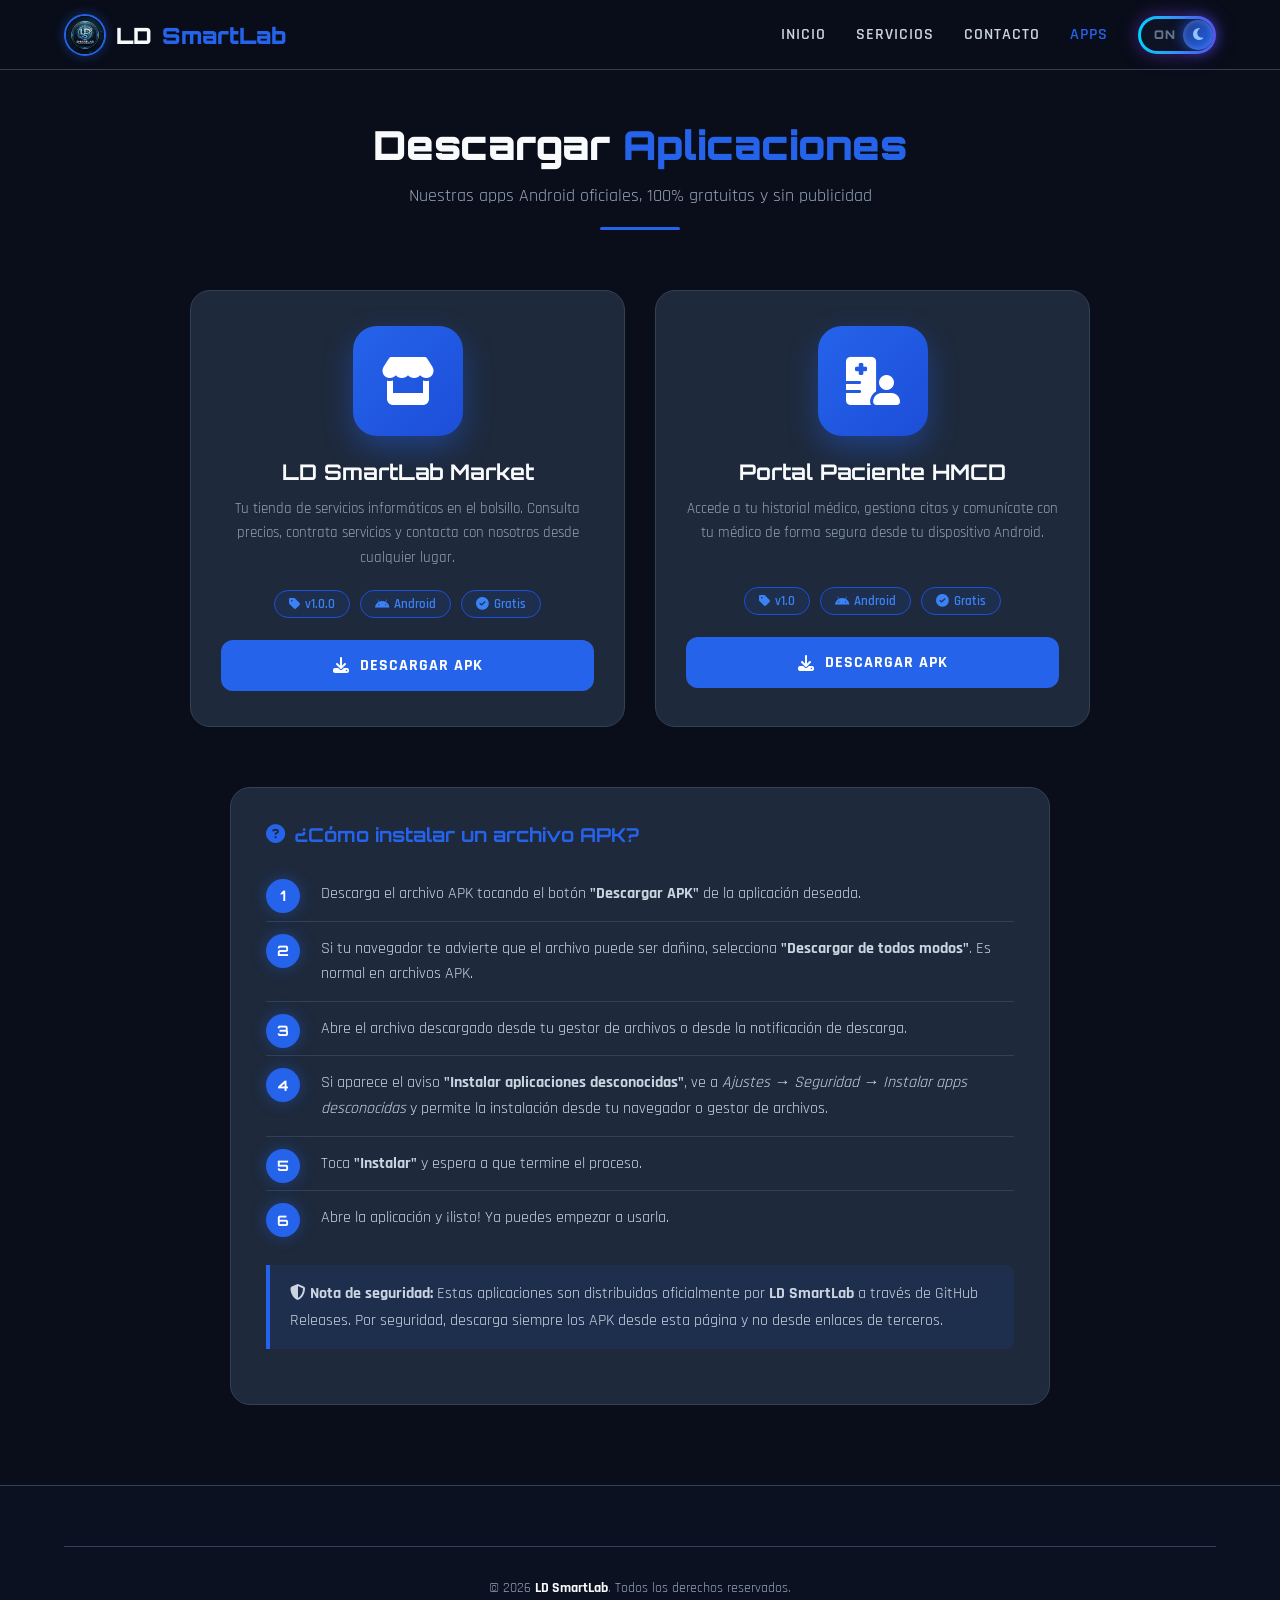
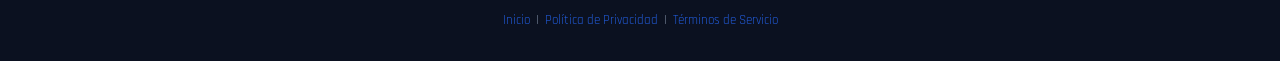
<file: descargas.html>
<!DOCTYPE html>
<html lang="es">
<head>
    <meta charset="UTF-8">
    <meta name="viewport" content="width=device-width, initial-scale=1.0">
    <meta name="description" content="Descarga las aplicaciones Android oficiales de LD SmartLab">
    <title>Descargar Apps | LD SmartLab</title>
    <link rel="icon" type="image/jpeg" href="assets/img/logo.jpg">
    <link rel="preconnect" href="https://fonts.googleapis.com">
    <link href="https://fonts.googleapis.com/css2?family=Orbitron:wght@400;700;900&family=Rajdhani:wght@300;400;500;600;700&display=swap" rel="stylesheet">
    <link rel="stylesheet" href="https://cdnjs.cloudflare.com/ajax/libs/font-awesome/6.5.1/css/all.min.css">
    <link rel="stylesheet" href="css/style.css">
</head>
<body>

    <!-- ===== NAVBAR ===== -->
    <nav class="navbar" id="navbar">
        <a href="index.html" class="logo">
            <img src="assets/img/logo.jpg" alt="LD SmartLab" class="logo-img">
            LD <span>SmartLab</span>
        </a>
        <ul class="nav-links">
            <li><a href="index.html">Inicio</a></li>
            <li><a href="index.html#servicios">Servicios</a></li>
            <li><a href="index.html#contacto">Contacto</a></li>
            <li><a href="descargas.html" style="color:var(--primary)">Apps</a></li>
            <li>
                <button class="theme-switch" id="themeToggle" title="Cambiar tema" aria-label="Cambiar tema">
                    <span class="switch-track">
                        <span class="switch-label">ON</span>
                        <span class="switch-thumb"><i class="fas fa-moon"></i></span>
                    </span>
                </button>
            </li>
        </ul>
        <button class="mobile-menu-btn" onclick="toggleMobileMenu()"><i class="fas fa-bars"></i></button>
    </nav>

    <!-- ===== DESCARGAS ===== -->
    <section class="section apps-section" id="descargas">
        <div class="section-title animate visible">
            <h2>Descargar <span>Aplicaciones</span></h2>
            <p>Nuestras apps Android oficiales, 100% gratuitas y sin publicidad</p>
            <div class="line"></div>
        </div>

        <div class="apps-grid">

            <!-- ===== APP 1: LD SmartLab Market ===== -->
            <div class="app-card">
                <div class="app-icon-wrapper">
                    <i class="fas fa-store"></i>
                </div>
                <h3>LD SmartLab Market</h3>
                <p>Tu tienda de servicios informáticos en el bolsillo. Consulta precios, contrata servicios y contacta con nosotros desde cualquier lugar.</p>
                <div class="app-meta">
                    <span class="app-badge"><i class="fas fa-tag"></i> v1.0.0</span>
                    <span class="app-badge"><i class="fab fa-android"></i> Android</span>
                    <span class="app-badge"><i class="fas fa-check-circle"></i> Gratis</span>
                </div>
                <a href="https://github.com/LDaniel91/ldsmartlab-servicios/releases/latest/download/LD_SMARTLAB_MARKET_v1.0.0_1794276886465.apk"
                   class="download-btn"
                   title="Descargar LD SmartLab Market APK">
                    <i class="fas fa-download"></i> Descargar APK
                </a>
            </div>

            <!-- ===== APP 2: Portal Paciente HMCD ===== -->
            <div class="app-card">
                <div class="app-icon-wrapper">
                    <i class="fas fa-hospital-user"></i>
                </div>
                <h3>Portal Paciente HMCD</h3>
                <p>Accede a tu historial médico, gestiona citas y comunícate con tu médico de forma segura desde tu dispositivo Android.</p>
                <div class="app-meta">
                    <span class="app-badge"><i class="fas fa-tag"></i> v1.0</span>
                    <span class="app-badge"><i class="fab fa-android"></i> Android</span>
                    <span class="app-badge"><i class="fas fa-check-circle"></i> Gratis</span>
                </div>
                <a href="https://github.com/LDaniel91/ldsmartlab-servicios/releases/latest/download/Portal_Paciente_HMCD_v1_0_v1.0_1792633779057.apk"
                   class="download-btn"
                   title="Descargar Portal Paciente HMCD APK">
                    <i class="fas fa-download"></i> Descargar APK
                </a>
            </div>

        </div>

        <!-- ===== INSTRUCCIONES DE INSTALACIÓN ===== -->
        <div class="apps-info">
            <h3><i class="fas fa-question-circle"></i> ¿Cómo instalar un archivo APK?</h3>
            <ol class="app-steps">
                <li>Descarga el archivo APK tocando el botón <strong>"Descargar APK"</strong> de la aplicación deseada.</li>
                <li>Si tu navegador te advierte que el archivo puede ser dañino, selecciona <strong>"Descargar de todos modos"</strong>. Es normal en archivos APK.</li>
                <li>Abre el archivo descargado desde tu gestor de archivos o desde la notificación de descarga.</li>
                <li>Si aparece el aviso <strong>"Instalar aplicaciones desconocidas"</strong>, ve a <em>Ajustes → Seguridad → Instalar apps desconocidas</em> y permite la instalación desde tu navegador o gestor de archivos.</li>
                <li>Toca <strong>"Instalar"</strong> y espera a que termine el proceso.</li>
                <li>Abre la aplicación y ¡listo! Ya puedes empezar a usarla.</li>
            </ol>
            <div class="legal-highlight" style="margin-top:20px">
                <strong><i class="fas fa-shield-alt"></i> Nota de seguridad:</strong>
                Estas aplicaciones son distribuidas oficialmente por <strong>LD SmartLab</strong> a través de GitHub Releases. Por seguridad, descarga siempre los APK desde esta página y no desde enlaces de terceros.
            </div>
        </div>
    </section>

    <!-- ===== FOOTER SIMPLIFICADO ===== -->
    <footer class="footer">
        <div class="footer-bottom">
            <div class="footer-bottom-content">
                <p class="copyright-line">
                    &copy; <span id="currentYear">2026</span> <strong>LD SmartLab</strong>. Todos los derechos reservados.
                </p>
                <p class="copyright-line small">
                    <a href="index.html">Inicio</a> &nbsp;|&nbsp;
                    <a href="legal/politica-privacidad.html">Política de Privacidad</a> &nbsp;|&nbsp;
                    <a href="legal/terminos-servicio.html">Términos de Servicio</a>
                </p>
            </div>
        </div>
    </footer>

    <script src="js/script.js"></script>
</body>
</html>
</file>
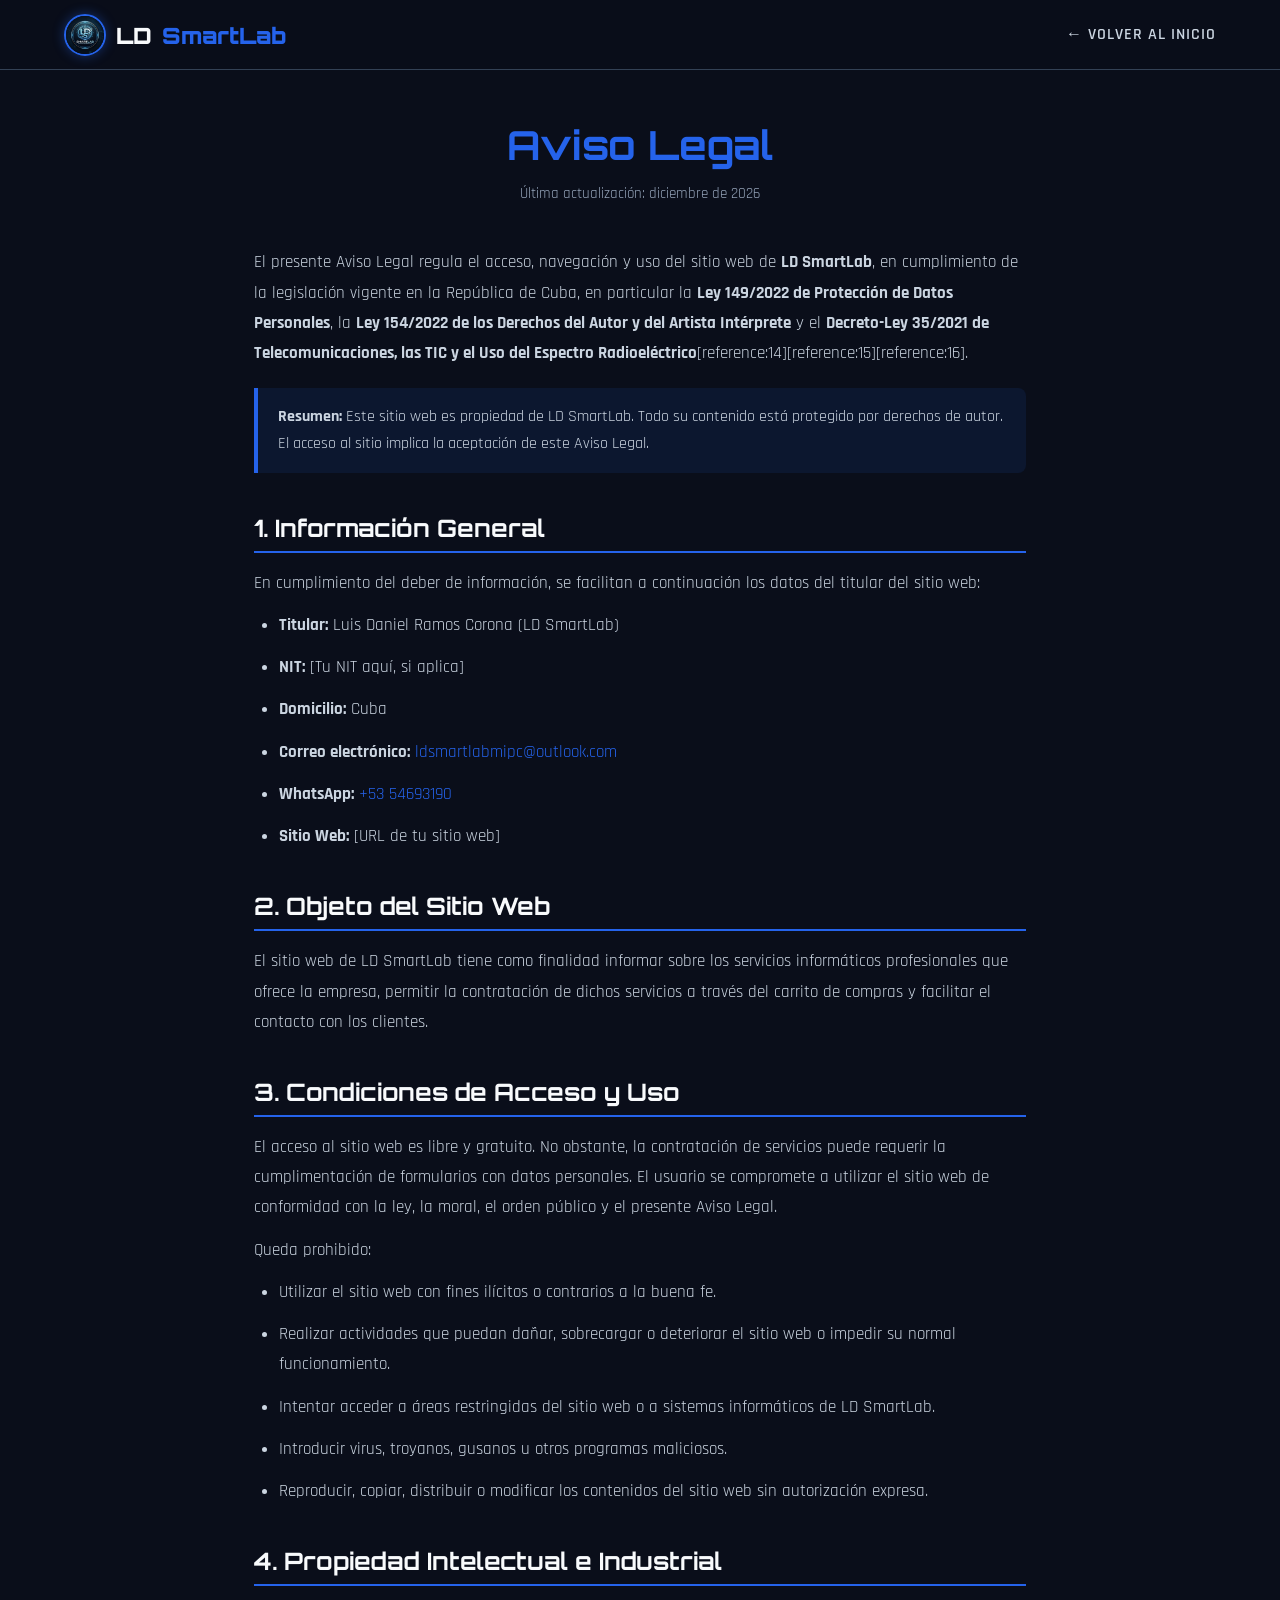
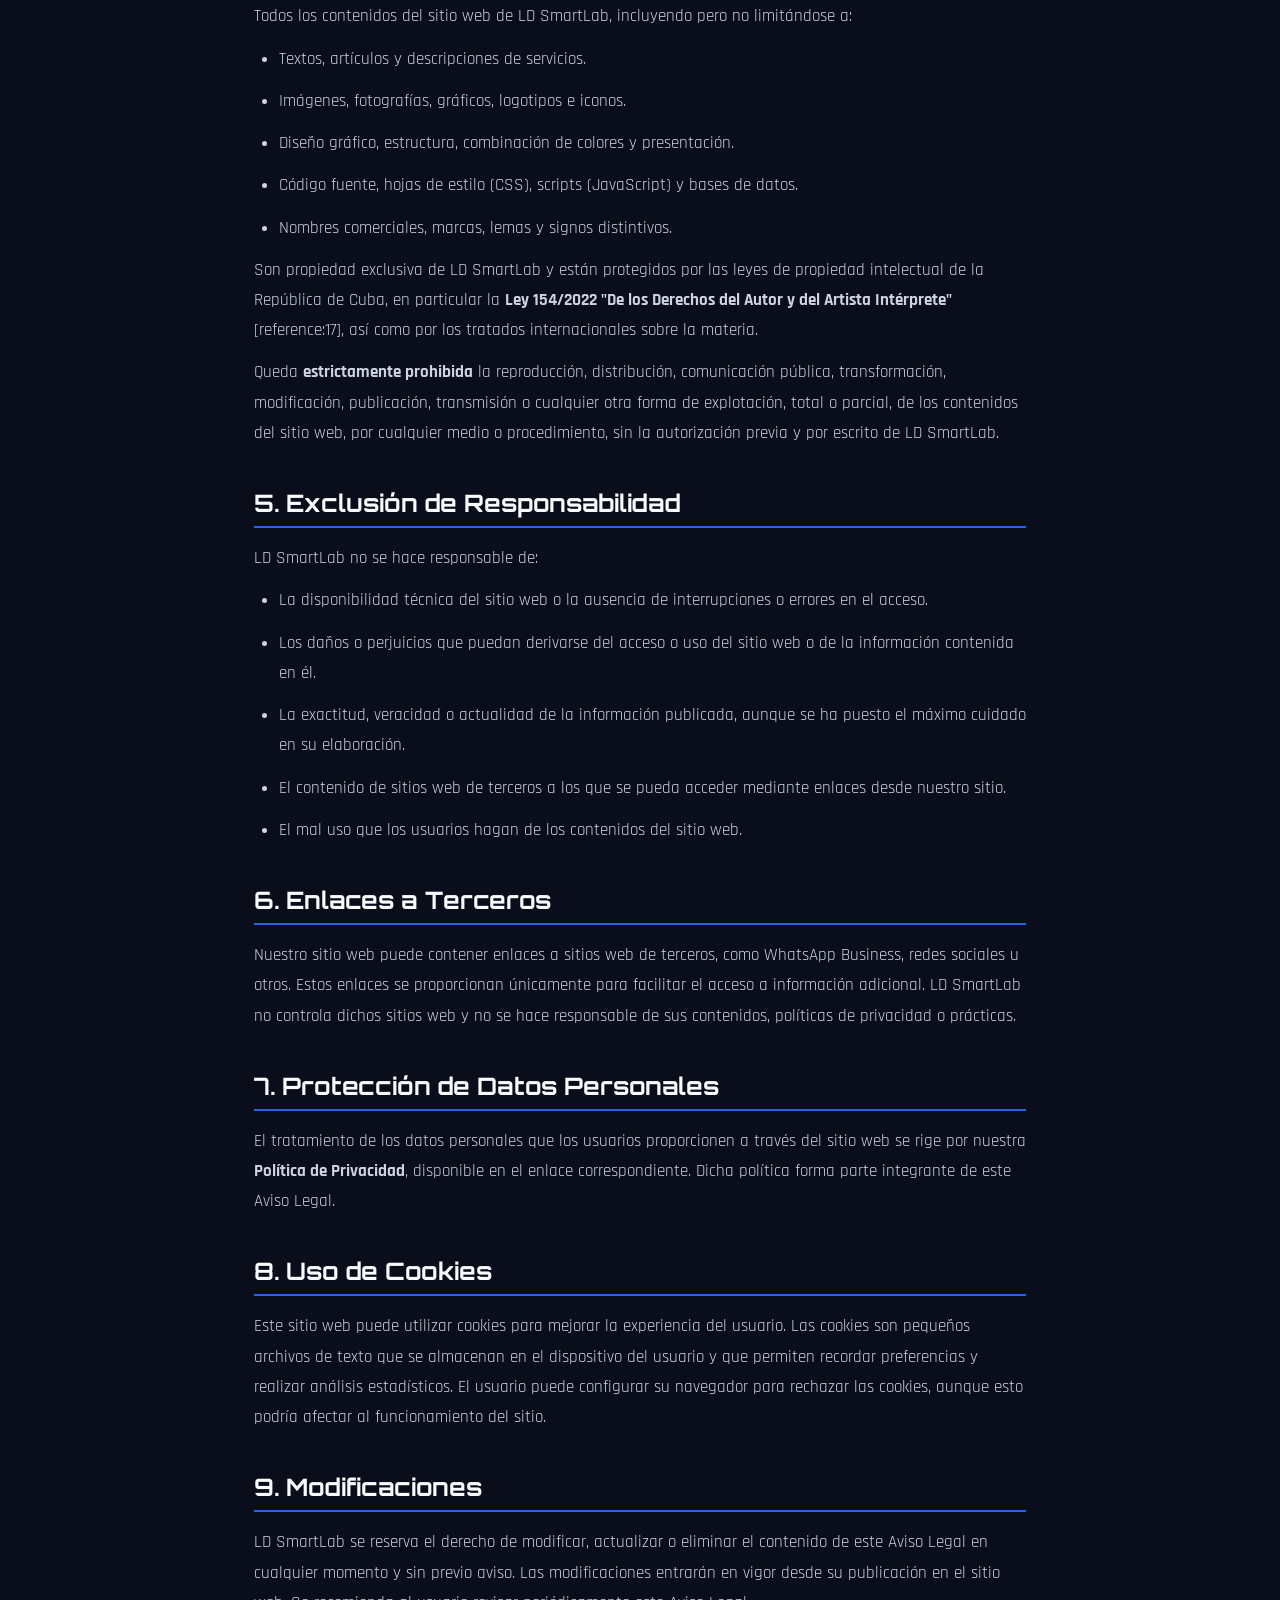
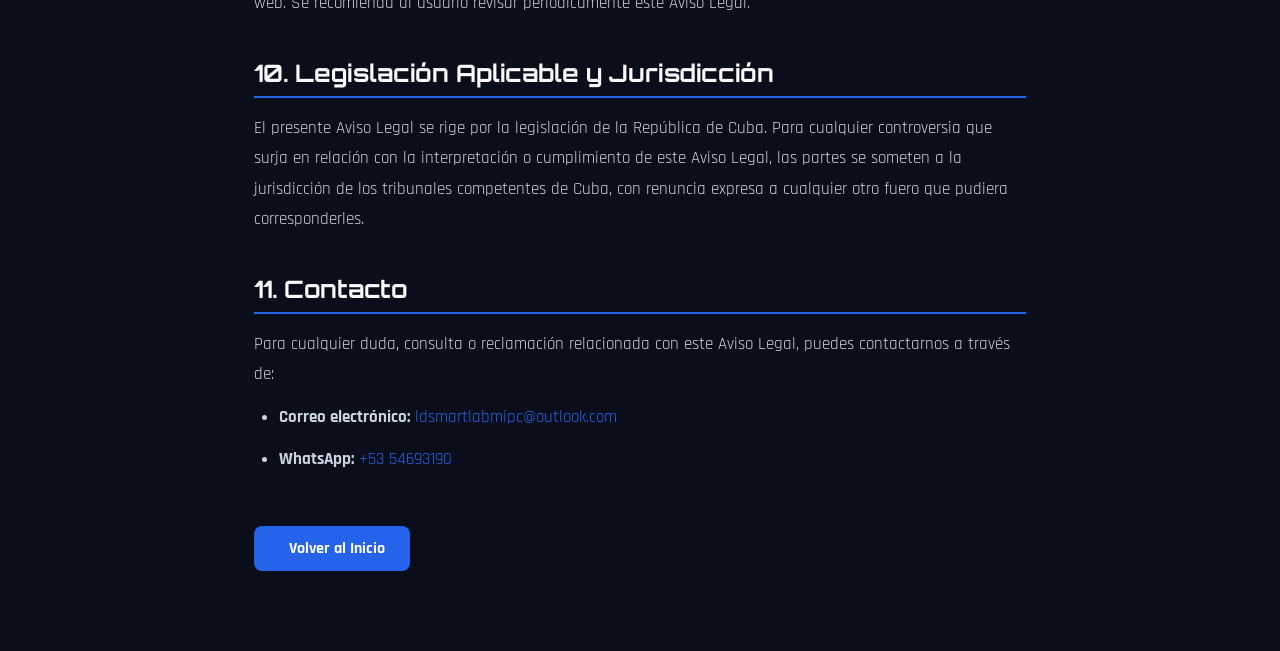
<file: legal/aviso-legal.html>
<!DOCTYPE html>
<html lang="es">
<head>
    <meta charset="UTF-8" />
    <meta name="viewport" content="width=device-width, initial-scale=1.0" />
    <title>Aviso Legal | LD SmartLab</title>
    <link rel="icon" type="image/jpeg" href="../assets/img/logo.jpg" />
    <link rel="preconnect" href="https://fonts.googleapis.com" />
    <link href="https://fonts.googleapis.com/css2?family=Orbitron:wght@400;700;900&family=Rajdhani:wght@300;400;500;600;700&display=swap" rel="stylesheet" />
    <link rel="stylesheet" href="../css/style.css" />
    <style>
        .legal-page { padding: 120px 5% 80px; max-width: 900px; margin: 0 auto; }
        .legal-page h1 { font-family: 'Orbitron', sans-serif; font-size: 2.5rem; color: var(--primary); margin-bottom: 10px; text-align: center; }
        .legal-page .last-update { text-align: center; color: var(--text-muted); margin-bottom: 40px; font-size: 0.95rem; }
        .legal-page h2 { font-family: 'Orbitron', sans-serif; font-size: 1.5rem; color: var(--text-primary); margin: 40px 0 15px; border-bottom: 2px solid var(--primary); padding-bottom: 8px; }
        .legal-page h3 { font-family: 'Rajdhani', sans-serif; font-size: 1.2rem; color: var(--primary-light); margin: 25px 0 10px; }
        .legal-page p, .legal-page li { color: var(--text-secondary); line-height: 1.8; margin-bottom: 12px; font-size: 1.05rem; }
        .legal-page ul { padding-left: 25px; }
        .legal-page a { color: var(--primary); text-decoration: none; }
        .legal-page a:hover { text-decoration: underline; }
        .legal-page .back-btn { display: inline-flex; align-items: center; gap: 10px; background: var(--primary); color: #fff; padding: 12px 25px; border-radius: 8px; text-decoration: none; font-weight: 700; margin-top: 40px; transition: all 0.3s ease; }
        .legal-page .back-btn:hover { background: var(--primary-light); transform: translateX(-5px); }
        .legal-highlight { background: rgba(37, 99, 235, 0.1); border-left: 4px solid var(--primary); padding: 15px 20px; border-radius: 0 8px 8px 0; margin: 20px 0; }
    </style>
</head>
<body>

    <nav class="navbar" id="navbar">
        <a href="../index.html" class="logo">
            <img src="../assets/img/logo.jpg" alt="LD SmartLab" class="logo-img">
            LD <span>SmartLab</span>
        </a>
        <ul class="nav-links">
            <li><a href="../index.html">← Volver al Inicio</a></li>
        </ul>
    </nav>

    <main class="legal-page">
        <h1>Aviso Legal</h1>
        <p class="last-update"><i class="fas fa-calendar-alt"></i> Última actualización: <span id="lastUpdate">2026</span></p>

        <p>El presente Aviso Legal regula el acceso, navegación y uso del sitio web de <strong>LD SmartLab</strong>, en cumplimiento de la legislación vigente en la República de Cuba, en particular la <strong>Ley 149/2022 de Protección de Datos Personales</strong>, la <strong>Ley 154/2022 de los Derechos del Autor y del Artista Intérprete</strong> y el <strong>Decreto-Ley 35/2021 de Telecomunicaciones, las TIC y el Uso del Espectro Radioeléctrico</strong>[reference:14][reference:15][reference:16].</p>

        <div class="legal-highlight">
            <strong>Resumen:</strong> Este sitio web es propiedad de LD SmartLab. Todo su contenido está protegido por derechos de autor. El acceso al sitio implica la aceptación de este Aviso Legal.
        </div>

        <h2>1. Información General</h2>
        <p>En cumplimiento del deber de información, se facilitan a continuación los datos del titular del sitio web:</p>
        <ul>
            <li><strong>Titular:</strong> Luis Daniel Ramos Corona (LD SmartLab)</li>
            <li><strong>NIT:</strong> [Tu NIT aquí, si aplica]</li>
            <li><strong>Domicilio:</strong> Cuba</li>
            <li><strong>Correo electrónico:</strong> <a href="mailto:ldsmartlabmipc@outlook.com">ldsmartlabmipc@outlook.com</a></li>
            <li><strong>WhatsApp:</strong> <a href="https://wa.me/5354693190" target="_blank">+53 54693190</a></li>
            <li><strong>Sitio Web:</strong> [URL de tu sitio web]</li>
        </ul>

        <h2>2. Objeto del Sitio Web</h2>
        <p>El sitio web de LD SmartLab tiene como finalidad informar sobre los servicios informáticos profesionales que ofrece la empresa, permitir la contratación de dichos servicios a través del carrito de compras y facilitar el contacto con los clientes.</p>

        <h2>3. Condiciones de Acceso y Uso</h2>
        <p>El acceso al sitio web es libre y gratuito. No obstante, la contratación de servicios puede requerir la cumplimentación de formularios con datos personales. El usuario se compromete a utilizar el sitio web de conformidad con la ley, la moral, el orden público y el presente Aviso Legal.</p>
        <p>Queda prohibido:</p>
        <ul>
            <li>Utilizar el sitio web con fines ilícitos o contrarios a la buena fe.</li>
            <li>Realizar actividades que puedan dañar, sobrecargar o deteriorar el sitio web o impedir su normal funcionamiento.</li>
            <li>Intentar acceder a áreas restringidas del sitio web o a sistemas informáticos de LD SmartLab.</li>
            <li>Introducir virus, troyanos, gusanos u otros programas maliciosos.</li>
            <li>Reproducir, copiar, distribuir o modificar los contenidos del sitio web sin autorización expresa.</li>
        </ul>

        <h2>4. Propiedad Intelectual e Industrial</h2>
        <p>Todos los contenidos del sitio web de LD SmartLab, incluyendo pero no limitándose a:</p>
        <ul>
            <li>Textos, artículos y descripciones de servicios.</li>
            <li>Imágenes, fotografías, gráficos, logotipos e iconos.</li>
            <li>Diseño gráfico, estructura, combinación de colores y presentación.</li>
            <li>Código fuente, hojas de estilo (CSS), scripts (JavaScript) y bases de datos.</li>
            <li>Nombres comerciales, marcas, lemas y signos distintivos.</li>
        </ul>
        <p>Son propiedad exclusiva de LD SmartLab y están protegidos por las leyes de propiedad intelectual de la República de Cuba, en particular la <strong>Ley 154/2022 "De los Derechos del Autor y del Artista Intérprete"</strong>[reference:17], así como por los tratados internacionales sobre la materia.</p>
        <p>Queda <strong>estrictamente prohibida</strong> la reproducción, distribución, comunicación pública, transformación, modificación, publicación, transmisión o cualquier otra forma de explotación, total o parcial, de los contenidos del sitio web, por cualquier medio o procedimiento, sin la autorización previa y por escrito de LD SmartLab.</p>

        <h2>5. Exclusión de Responsabilidad</h2>
        <p>LD SmartLab no se hace responsable de:</p>
        <ul>
            <li>La disponibilidad técnica del sitio web o la ausencia de interrupciones o errores en el acceso.</li>
            <li>Los daños o perjuicios que puedan derivarse del acceso o uso del sitio web o de la información contenida en él.</li>
            <li>La exactitud, veracidad o actualidad de la información publicada, aunque se ha puesto el máximo cuidado en su elaboración.</li>
            <li>El contenido de sitios web de terceros a los que se pueda acceder mediante enlaces desde nuestro sitio.</li>
            <li>El mal uso que los usuarios hagan de los contenidos del sitio web.</li>
        </ul>

        <h2>6. Enlaces a Terceros</h2>
        <p>Nuestro sitio web puede contener enlaces a sitios web de terceros, como WhatsApp Business, redes sociales u otros. Estos enlaces se proporcionan únicamente para facilitar el acceso a información adicional. LD SmartLab no controla dichos sitios web y no se hace responsable de sus contenidos, políticas de privacidad o prácticas.</p>

        <h2>7. Protección de Datos Personales</h2>
        <p>El tratamiento de los datos personales que los usuarios proporcionen a través del sitio web se rige por nuestra <strong>Política de Privacidad</strong>, disponible en el enlace correspondiente. Dicha política forma parte integrante de este Aviso Legal.</p>

        <h2>8. Uso de Cookies</h2>
        <p>Este sitio web puede utilizar cookies para mejorar la experiencia del usuario. Las cookies son pequeños archivos de texto que se almacenan en el dispositivo del usuario y que permiten recordar preferencias y realizar análisis estadísticos. El usuario puede configurar su navegador para rechazar las cookies, aunque esto podría afectar al funcionamiento del sitio.</p>

        <h2>9. Modificaciones</h2>
        <p>LD SmartLab se reserva el derecho de modificar, actualizar o eliminar el contenido de este Aviso Legal en cualquier momento y sin previo aviso. Las modificaciones entrarán en vigor desde su publicación en el sitio web. Se recomienda al usuario revisar periódicamente este Aviso Legal.</p>

        <h2>10. Legislación Aplicable y Jurisdicción</h2>
        <p>El presente Aviso Legal se rige por la legislación de la República de Cuba. Para cualquier controversia que surja en relación con la interpretación o cumplimiento de este Aviso Legal, las partes se someten a la jurisdicción de los tribunales competentes de Cuba, con renuncia expresa a cualquier otro fuero que pudiera corresponderles.</p>

        <h2>11. Contacto</h2>
        <p>Para cualquier duda, consulta o reclamación relacionada con este Aviso Legal, puedes contactarnos a través de:</p>
        <ul>
            <li><strong>Correo electrónico:</strong> <a href="mailto:ldsmartlabmipc@outlook.com">ldsmartlabmipc@outlook.com</a></li>
            <li><strong>WhatsApp:</strong> <a href="https://wa.me/5354693190" target="_blank">+53 54693190</a></li>
        </ul>

        <a href="../index.html" class="back-btn"><i class="fas fa-arrow-left"></i> Volver al Inicio</a>
    </main>

    <script>
        document.getElementById('lastUpdate').textContent = new Date().toLocaleDateString('es-ES', { year: 'numeric', month: 'long' });
    </script>
</body>
</html>
</file>
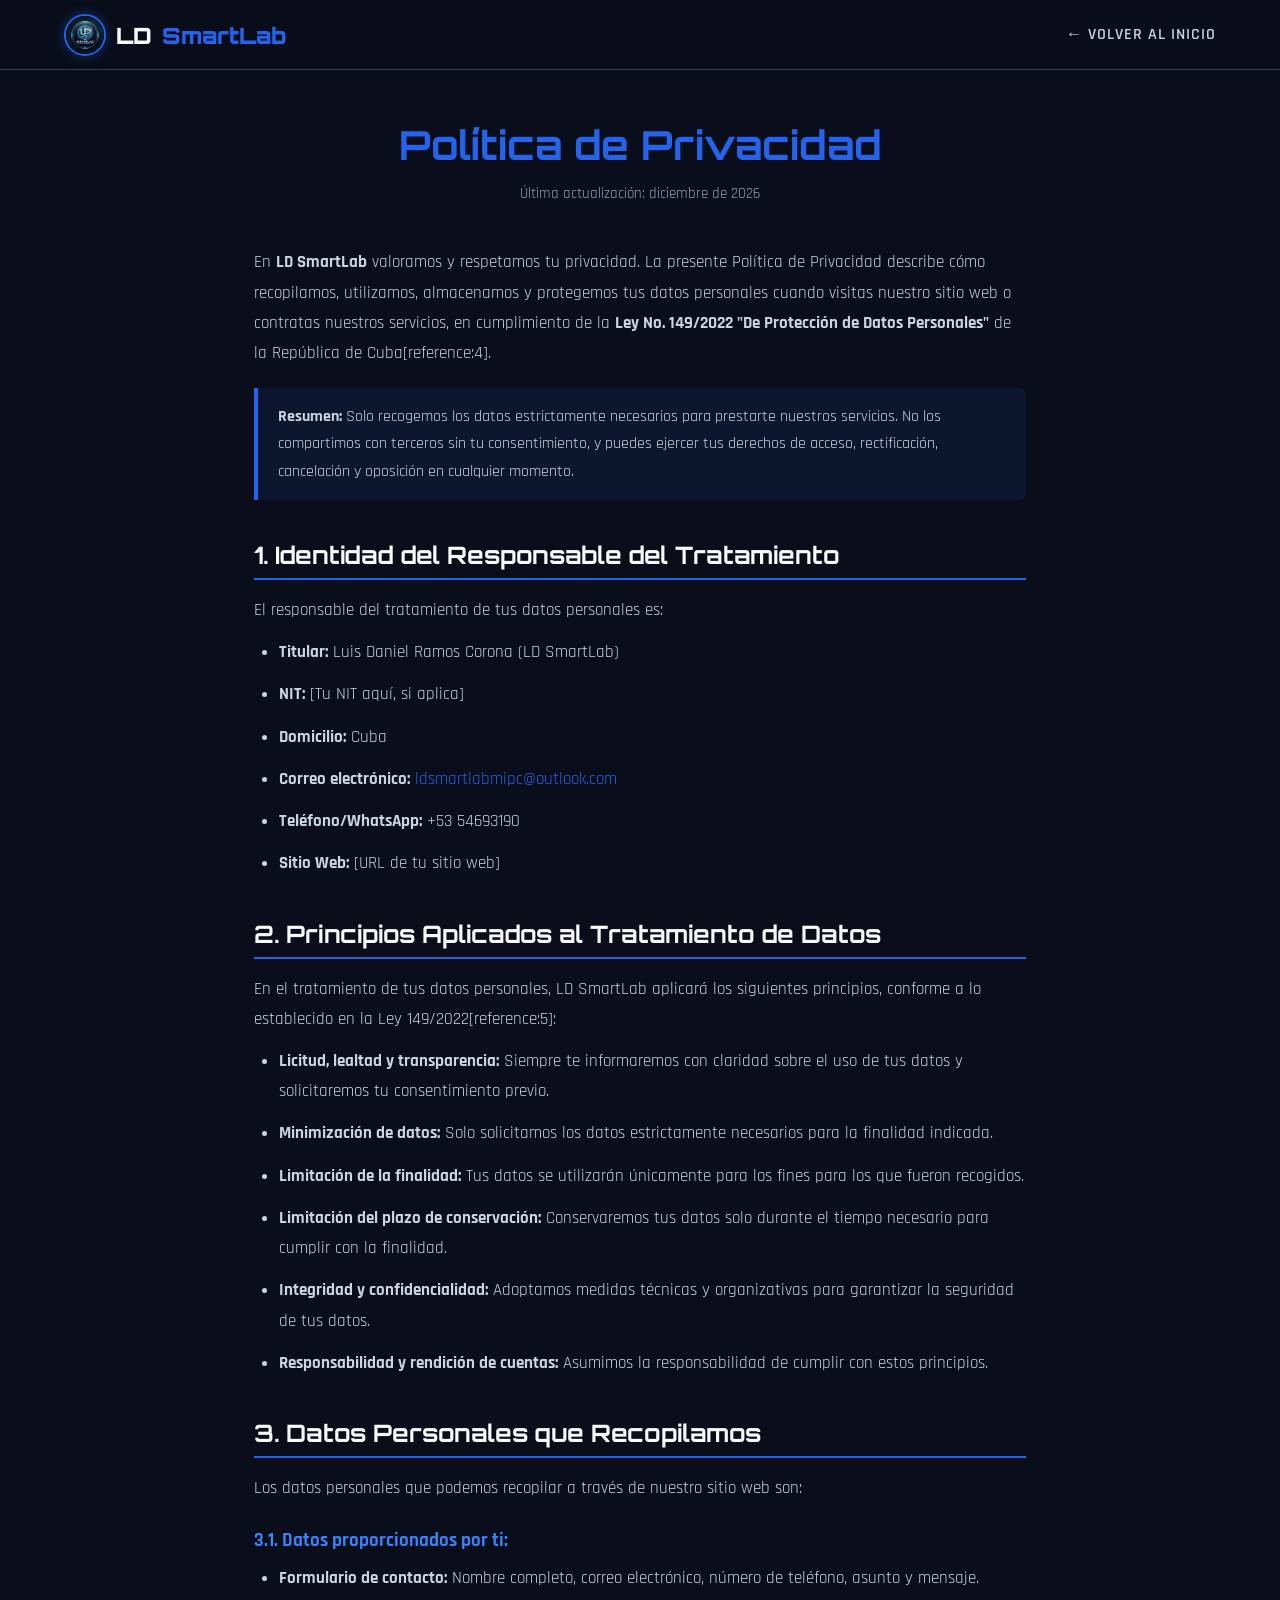
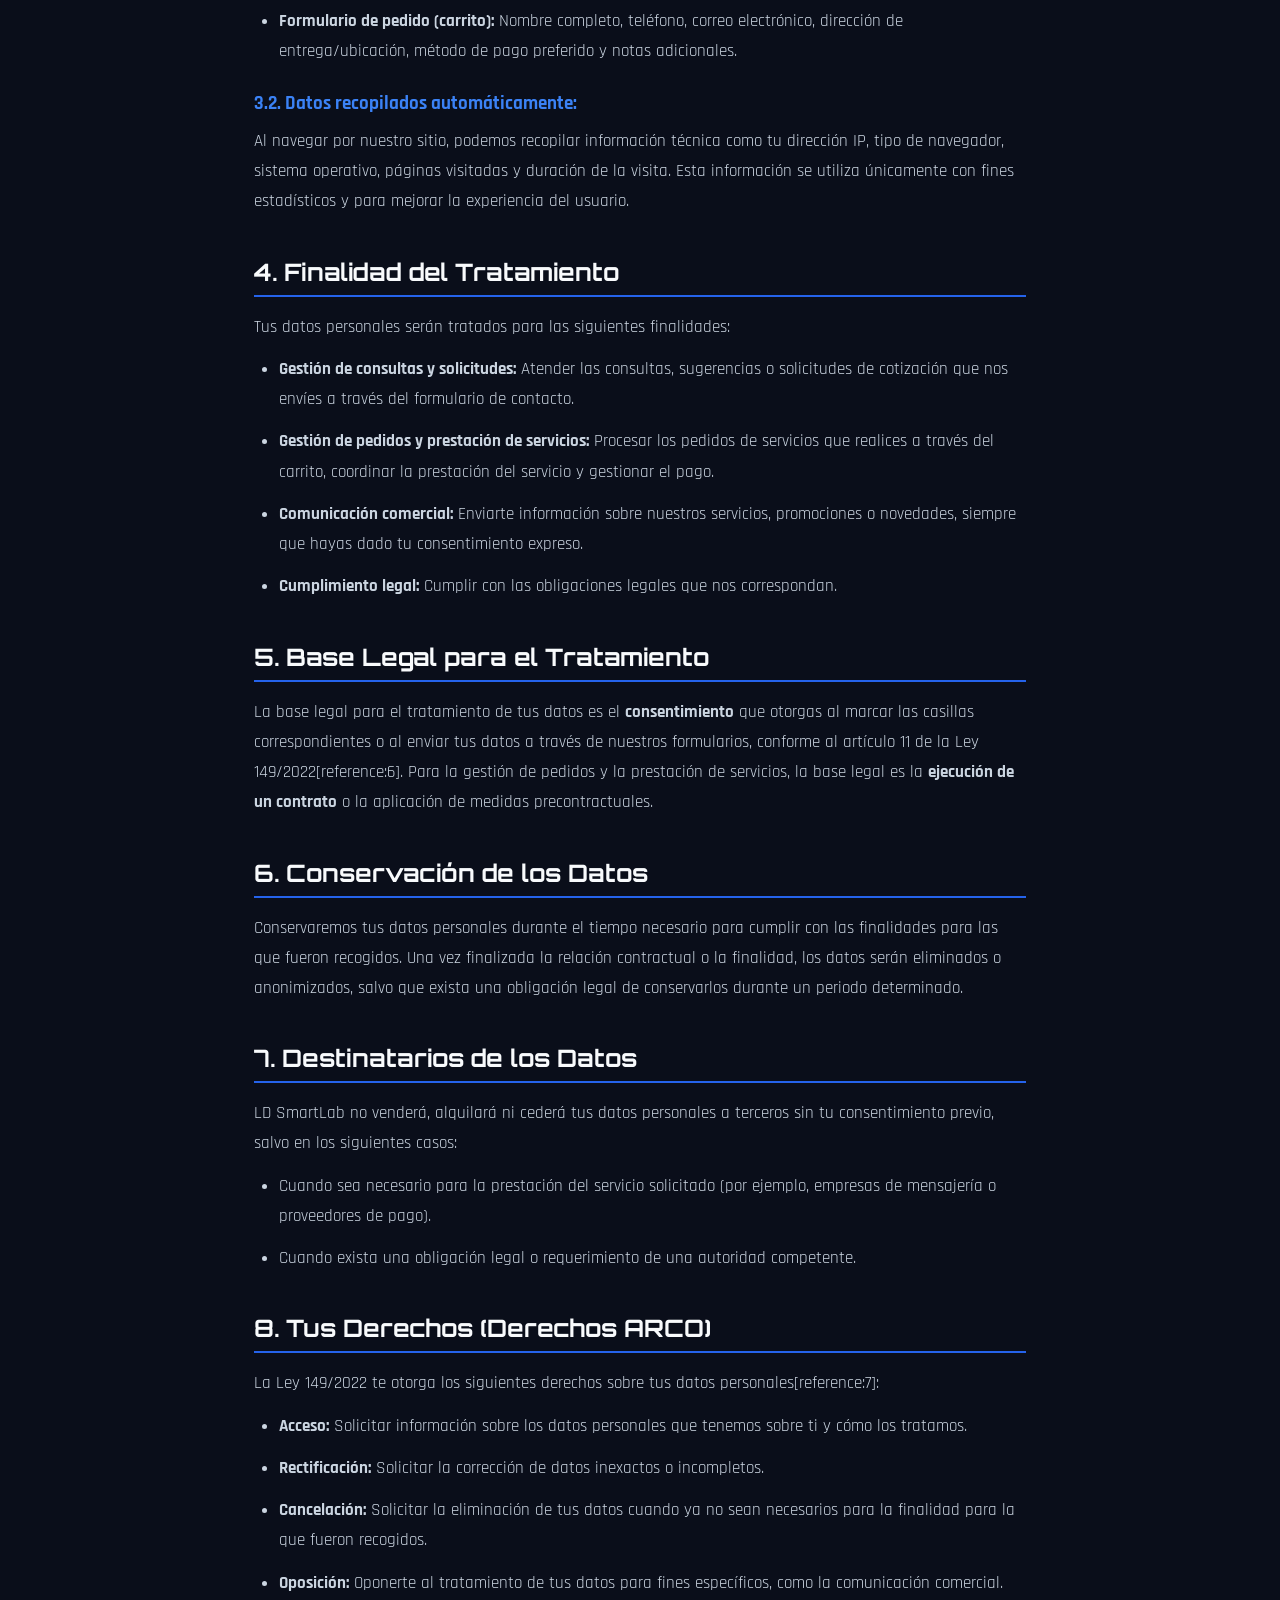
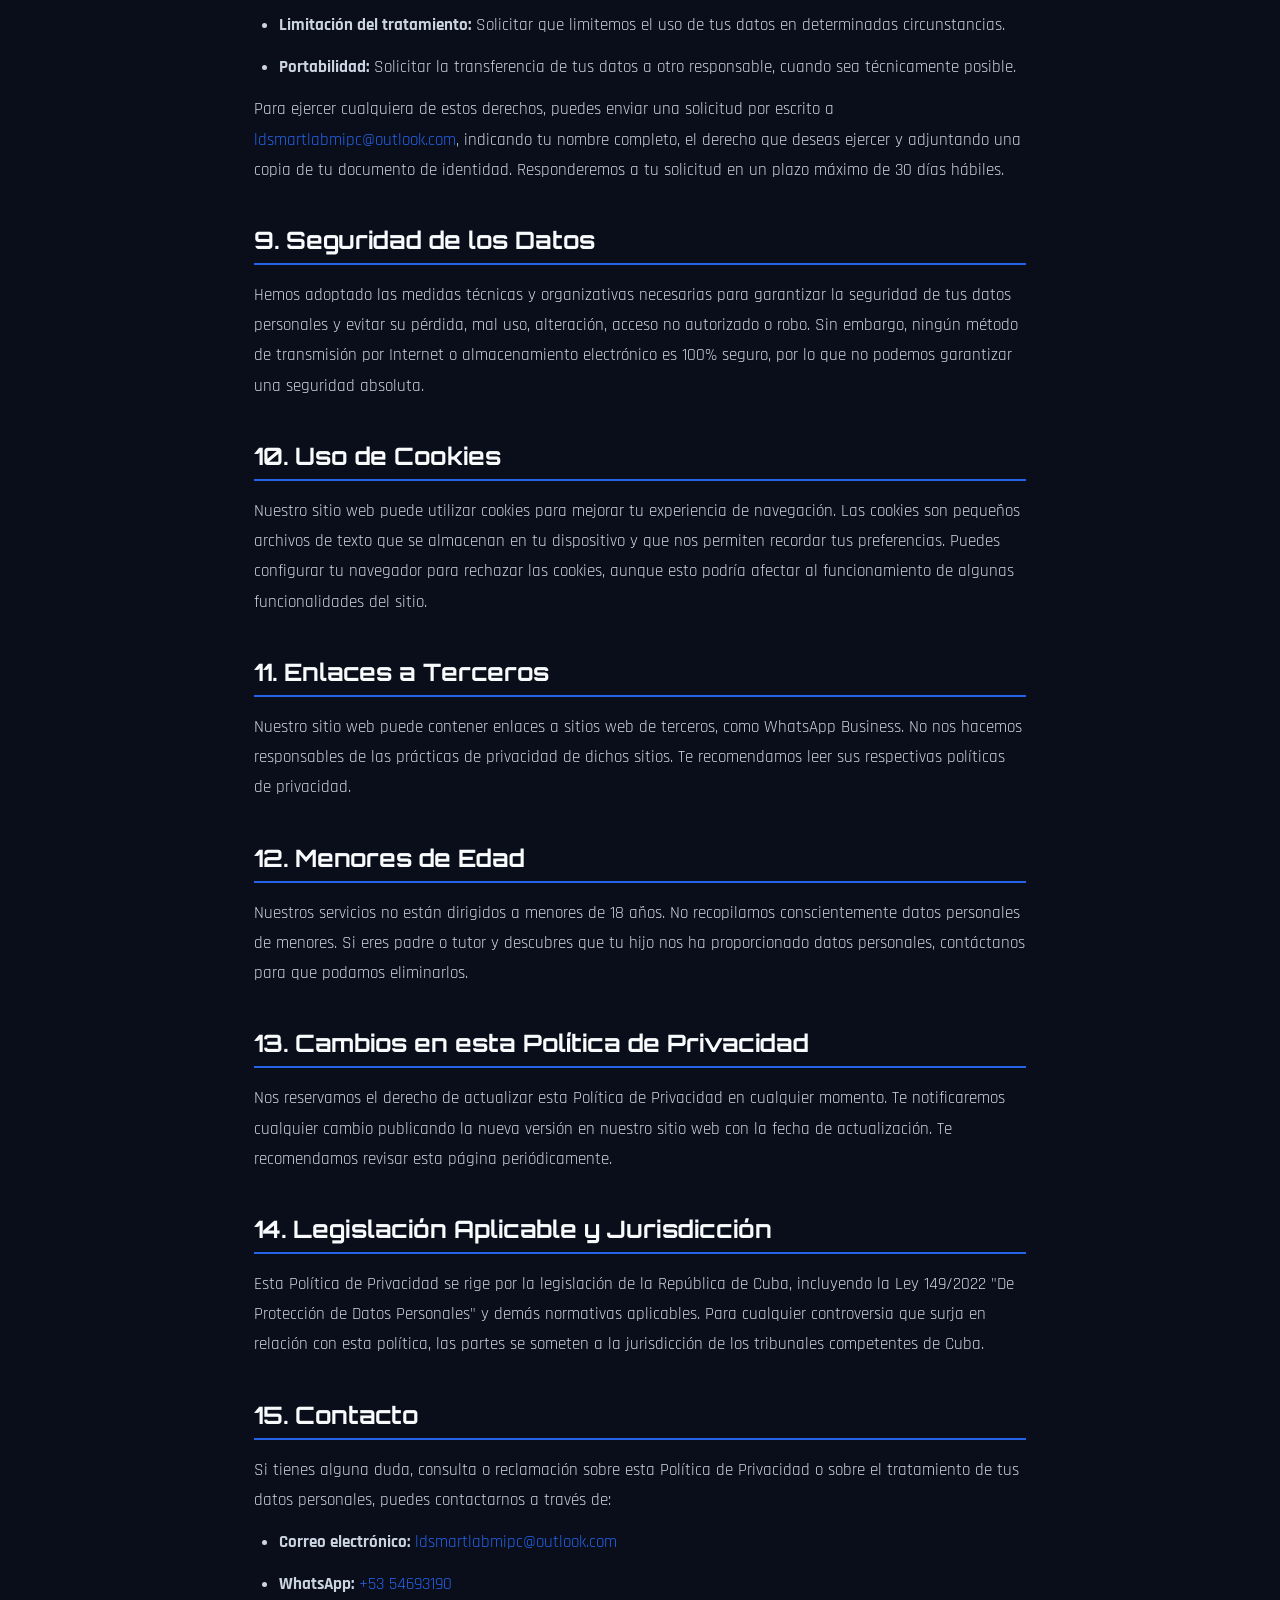
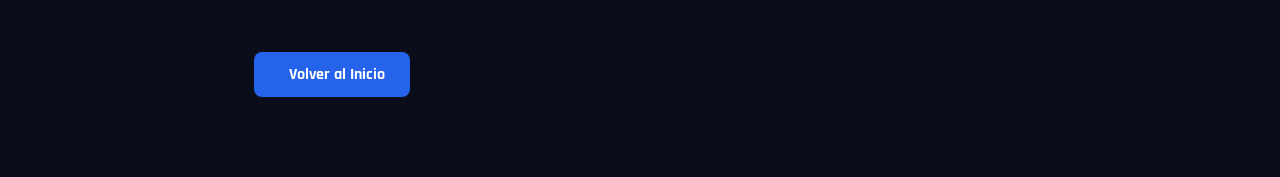
<file: legal/politica-privacidad.html>
<!DOCTYPE html>
<html lang="es">
<head>
    <meta charset="UTF-8" />
    <meta name="viewport" content="width=device-width, initial-scale=1.0" />
    <title>Política de Privacidad | LD SmartLab</title>
    <link rel="icon" type="image/jpeg" href="../assets/img/logo.jpg" />
    <link rel="preconnect" href="https://fonts.googleapis.com" />
    <link href="https://fonts.googleapis.com/css2?family=Orbitron:wght@400;700;900&family=Rajdhani:wght@300;400;500;600;700&display=swap" rel="stylesheet" />
    <link rel="stylesheet" href="../css/style.css" />
    <style>
        /* Estilos específicos para páginas legales */
        .legal-page { padding: 120px 5% 80px; max-width: 900px; margin: 0 auto; }
        .legal-page h1 { font-family: 'Orbitron', sans-serif; font-size: 2.5rem; color: var(--primary); margin-bottom: 10px; text-align: center; }
        .legal-page .last-update { text-align: center; color: var(--text-muted); margin-bottom: 40px; font-size: 0.95rem; }
        .legal-page h2 { font-family: 'Orbitron', sans-serif; font-size: 1.5rem; color: var(--text-primary); margin: 40px 0 15px; border-bottom: 2px solid var(--primary); padding-bottom: 8px; }
        .legal-page h3 { font-family: 'Rajdhani', sans-serif; font-size: 1.2rem; color: var(--primary-light); margin: 25px 0 10px; }
        .legal-page p, .legal-page li { color: var(--text-secondary); line-height: 1.8; margin-bottom: 12px; font-size: 1.05rem; }
        .legal-page ul { padding-left: 25px; }
        .legal-page a { color: var(--primary); text-decoration: none; }
        .legal-page a:hover { text-decoration: underline; }
        .legal-page .back-btn { display: inline-flex; align-items: center; gap: 10px; background: var(--primary); color: #fff; padding: 12px 25px; border-radius: 8px; text-decoration: none; font-weight: 700; margin-top: 40px; transition: all 0.3s ease; }
        .legal-page .back-btn:hover { background: var(--primary-light); transform: translateX(-5px); }
        .legal-highlight { background: rgba(37, 99, 235, 0.1); border-left: 4px solid var(--primary); padding: 15px 20px; border-radius: 0 8px 8px 0; margin: 20px 0; }
    </style>
</head>
<body>

    <!-- ===== NAVBAR (simplificado) ===== -->
    <nav class="navbar" id="navbar">
        <a href="../index.html" class="logo">
            <img src="../assets/img/logo.jpg" alt="LD SmartLab" class="logo-img">
            LD <span>SmartLab</span>
        </a>
        <ul class="nav-links">
            <li><a href="../index.html">← Volver al Inicio</a></li>
        </ul>
    </nav>

    <!-- ===== POLÍTICA DE PRIVACIDAD ===== -->
    <main class="legal-page">
        <h1>Política de Privacidad</h1>
        <p class="last-update"><i class="fas fa-calendar-alt"></i> Última actualización: <span id="lastUpdate">2026</span></p>

        <p>En <strong>LD SmartLab</strong> valoramos y respetamos tu privacidad. La presente Política de Privacidad describe cómo recopilamos, utilizamos, almacenamos y protegemos tus datos personales cuando visitas nuestro sitio web o contratas nuestros servicios, en cumplimiento de la <strong>Ley No. 149/2022 "De Protección de Datos Personales"</strong> de la República de Cuba[reference:4].</p>

        <div class="legal-highlight">
            <strong>Resumen:</strong> Solo recogemos los datos estrictamente necesarios para prestarte nuestros servicios. No los compartimos con terceros sin tu consentimiento, y puedes ejercer tus derechos de acceso, rectificación, cancelación y oposición en cualquier momento.
        </div>

        <h2>1. Identidad del Responsable del Tratamiento</h2>
        <p>El responsable del tratamiento de tus datos personales es:</p>
        <ul>
            <li><strong>Titular:</strong> Luis Daniel Ramos Corona (LD SmartLab)</li>
            <li><strong>NIT:</strong> [Tu NIT aquí, si aplica]</li>
            <li><strong>Domicilio:</strong> Cuba</li>
            <li><strong>Correo electrónico:</strong> <a href="mailto:ldsmartlabmipc@outlook.com">ldsmartlabmipc@outlook.com</a></li>
            <li><strong>Teléfono/WhatsApp:</strong> +53 54693190</li>
            <li><strong>Sitio Web:</strong> [URL de tu sitio web]</li>
        </ul>

        <h2>2. Principios Aplicados al Tratamiento de Datos</h2>
        <p>En el tratamiento de tus datos personales, LD SmartLab aplicará los siguientes principios, conforme a lo establecido en la Ley 149/2022[reference:5]:</p>
        <ul>
            <li><strong>Licitud, lealtad y transparencia:</strong> Siempre te informaremos con claridad sobre el uso de tus datos y solicitaremos tu consentimiento previo.</li>
            <li><strong>Minimización de datos:</strong> Solo solicitamos los datos estrictamente necesarios para la finalidad indicada.</li>
            <li><strong>Limitación de la finalidad:</strong> Tus datos se utilizarán únicamente para los fines para los que fueron recogidos.</li>
            <li><strong>Limitación del plazo de conservación:</strong> Conservaremos tus datos solo durante el tiempo necesario para cumplir con la finalidad.</li>
            <li><strong>Integridad y confidencialidad:</strong> Adoptamos medidas técnicas y organizativas para garantizar la seguridad de tus datos.</li>
            <li><strong>Responsabilidad y rendición de cuentas:</strong> Asumimos la responsabilidad de cumplir con estos principios.</li>
        </ul>

        <h2>3. Datos Personales que Recopilamos</h2>
        <p>Los datos personales que podemos recopilar a través de nuestro sitio web son:</p>
        <h3>3.1. Datos proporcionados por ti:</h3>
        <ul>
            <li><strong>Formulario de contacto:</strong> Nombre completo, correo electrónico, número de teléfono, asunto y mensaje.</li>
            <li><strong>Formulario de pedido (carrito):</strong> Nombre completo, teléfono, correo electrónico, dirección de entrega/ubicación, método de pago preferido y notas adicionales.</li>
        </ul>
        <h3>3.2. Datos recopilados automáticamente:</h3>
        <p>Al navegar por nuestro sitio, podemos recopilar información técnica como tu dirección IP, tipo de navegador, sistema operativo, páginas visitadas y duración de la visita. Esta información se utiliza únicamente con fines estadísticos y para mejorar la experiencia del usuario.</p>

        <h2>4. Finalidad del Tratamiento</h2>
        <p>Tus datos personales serán tratados para las siguientes finalidades:</p>
        <ul>
            <li><strong>Gestión de consultas y solicitudes:</strong> Atender las consultas, sugerencias o solicitudes de cotización que nos envíes a través del formulario de contacto.</li>
            <li><strong>Gestión de pedidos y prestación de servicios:</strong> Procesar los pedidos de servicios que realices a través del carrito, coordinar la prestación del servicio y gestionar el pago.</li>
            <li><strong>Comunicación comercial:</strong> Enviarte información sobre nuestros servicios, promociones o novedades, siempre que hayas dado tu consentimiento expreso.</li>
            <li><strong>Cumplimiento legal:</strong> Cumplir con las obligaciones legales que nos correspondan.</li>
        </ul>

        <h2>5. Base Legal para el Tratamiento</h2>
        <p>La base legal para el tratamiento de tus datos es el <strong>consentimiento</strong> que otorgas al marcar las casillas correspondientes o al enviar tus datos a través de nuestros formularios, conforme al artículo 11 de la Ley 149/2022[reference:6]. Para la gestión de pedidos y la prestación de servicios, la base legal es la <strong>ejecución de un contrato</strong> o la aplicación de medidas precontractuales.</p>

        <h2>6. Conservación de los Datos</h2>
        <p>Conservaremos tus datos personales durante el tiempo necesario para cumplir con las finalidades para las que fueron recogidos. Una vez finalizada la relación contractual o la finalidad, los datos serán eliminados o anonimizados, salvo que exista una obligación legal de conservarlos durante un periodo determinado.</p>

        <h2>7. Destinatarios de los Datos</h2>
        <p>LD SmartLab no venderá, alquilará ni cederá tus datos personales a terceros sin tu consentimiento previo, salvo en los siguientes casos:</p>
        <ul>
            <li>Cuando sea necesario para la prestación del servicio solicitado (por ejemplo, empresas de mensajería o proveedores de pago).</li>
            <li>Cuando exista una obligación legal o requerimiento de una autoridad competente.</li>
        </ul>

        <h2>8. Tus Derechos (Derechos ARCO)</h2>
        <p>La Ley 149/2022 te otorga los siguientes derechos sobre tus datos personales[reference:7]:</p>
        <ul>
            <li><strong>Acceso:</strong> Solicitar información sobre los datos personales que tenemos sobre ti y cómo los tratamos.</li>
            <li><strong>Rectificación:</strong> Solicitar la corrección de datos inexactos o incompletos.</li>
            <li><strong>Cancelación:</strong> Solicitar la eliminación de tus datos cuando ya no sean necesarios para la finalidad para la que fueron recogidos.</li>
            <li><strong>Oposición:</strong> Oponerte al tratamiento de tus datos para fines específicos, como la comunicación comercial.</li>
            <li><strong>Limitación del tratamiento:</strong> Solicitar que limitemos el uso de tus datos en determinadas circunstancias.</li>
            <li><strong>Portabilidad:</strong> Solicitar la transferencia de tus datos a otro responsable, cuando sea técnicamente posible.</li>
        </ul>
        <p>Para ejercer cualquiera de estos derechos, puedes enviar una solicitud por escrito a <a href="mailto:ldsmartlabmipc@outlook.com">ldsmartlabmipc@outlook.com</a>, indicando tu nombre completo, el derecho que deseas ejercer y adjuntando una copia de tu documento de identidad. Responderemos a tu solicitud en un plazo máximo de 30 días hábiles.</p>

        <h2>9. Seguridad de los Datos</h2>
        <p>Hemos adoptado las medidas técnicas y organizativas necesarias para garantizar la seguridad de tus datos personales y evitar su pérdida, mal uso, alteración, acceso no autorizado o robo. Sin embargo, ningún método de transmisión por Internet o almacenamiento electrónico es 100% seguro, por lo que no podemos garantizar una seguridad absoluta.</p>

        <h2>10. Uso de Cookies</h2>
        <p>Nuestro sitio web puede utilizar cookies para mejorar tu experiencia de navegación. Las cookies son pequeños archivos de texto que se almacenan en tu dispositivo y que nos permiten recordar tus preferencias. Puedes configurar tu navegador para rechazar las cookies, aunque esto podría afectar al funcionamiento de algunas funcionalidades del sitio.</p>

        <h2>11. Enlaces a Terceros</h2>
        <p>Nuestro sitio web puede contener enlaces a sitios web de terceros, como WhatsApp Business. No nos hacemos responsables de las prácticas de privacidad de dichos sitios. Te recomendamos leer sus respectivas políticas de privacidad.</p>

        <h2>12. Menores de Edad</h2>
        <p>Nuestros servicios no están dirigidos a menores de 18 años. No recopilamos conscientemente datos personales de menores. Si eres padre o tutor y descubres que tu hijo nos ha proporcionado datos personales, contáctanos para que podamos eliminarlos.</p>

        <h2>13. Cambios en esta Política de Privacidad</h2>
        <p>Nos reservamos el derecho de actualizar esta Política de Privacidad en cualquier momento. Te notificaremos cualquier cambio publicando la nueva versión en nuestro sitio web con la fecha de actualización. Te recomendamos revisar esta página periódicamente.</p>

        <h2>14. Legislación Aplicable y Jurisdicción</h2>
        <p>Esta Política de Privacidad se rige por la legislación de la República de Cuba, incluyendo la Ley 149/2022 "De Protección de Datos Personales" y demás normativas aplicables. Para cualquier controversia que surja en relación con esta política, las partes se someten a la jurisdicción de los tribunales competentes de Cuba.</p>

        <h2>15. Contacto</h2>
        <p>Si tienes alguna duda, consulta o reclamación sobre esta Política de Privacidad o sobre el tratamiento de tus datos personales, puedes contactarnos a través de:</p>
        <ul>
            <li><strong>Correo electrónico:</strong> <a href="mailto:ldsmartlabmipc@outlook.com">ldsmartlabmipc@outlook.com</a></li>
            <li><strong>WhatsApp:</strong> <a href="https://wa.me/5354693190" target="_blank">+53 54693190</a></li>
        </ul>

        <a href="../index.html" class="back-btn"><i class="fas fa-arrow-left"></i> Volver al Inicio</a>
    </main>

    <script>
        document.getElementById('lastUpdate').textContent = new Date().toLocaleDateString('es-ES', { year: 'numeric', month: 'long' });
    </script>
</body>
</html>
</file>
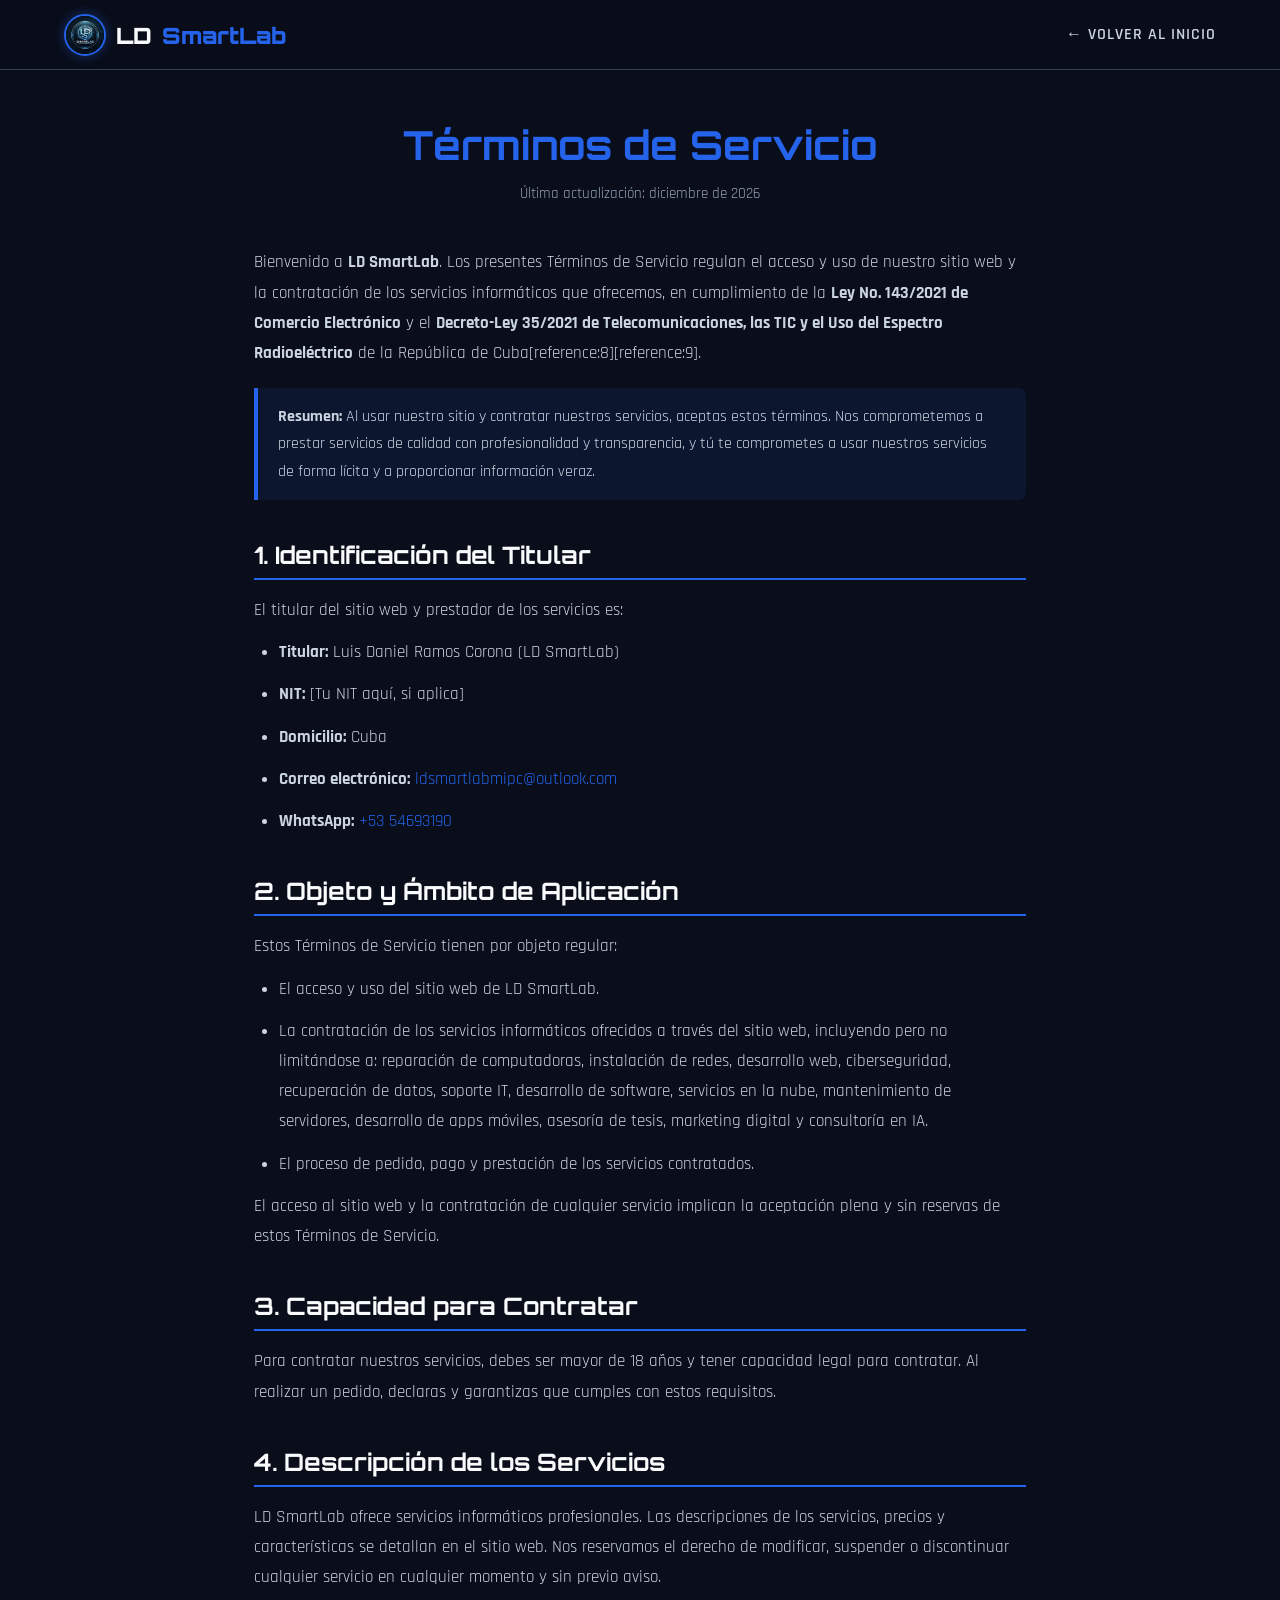
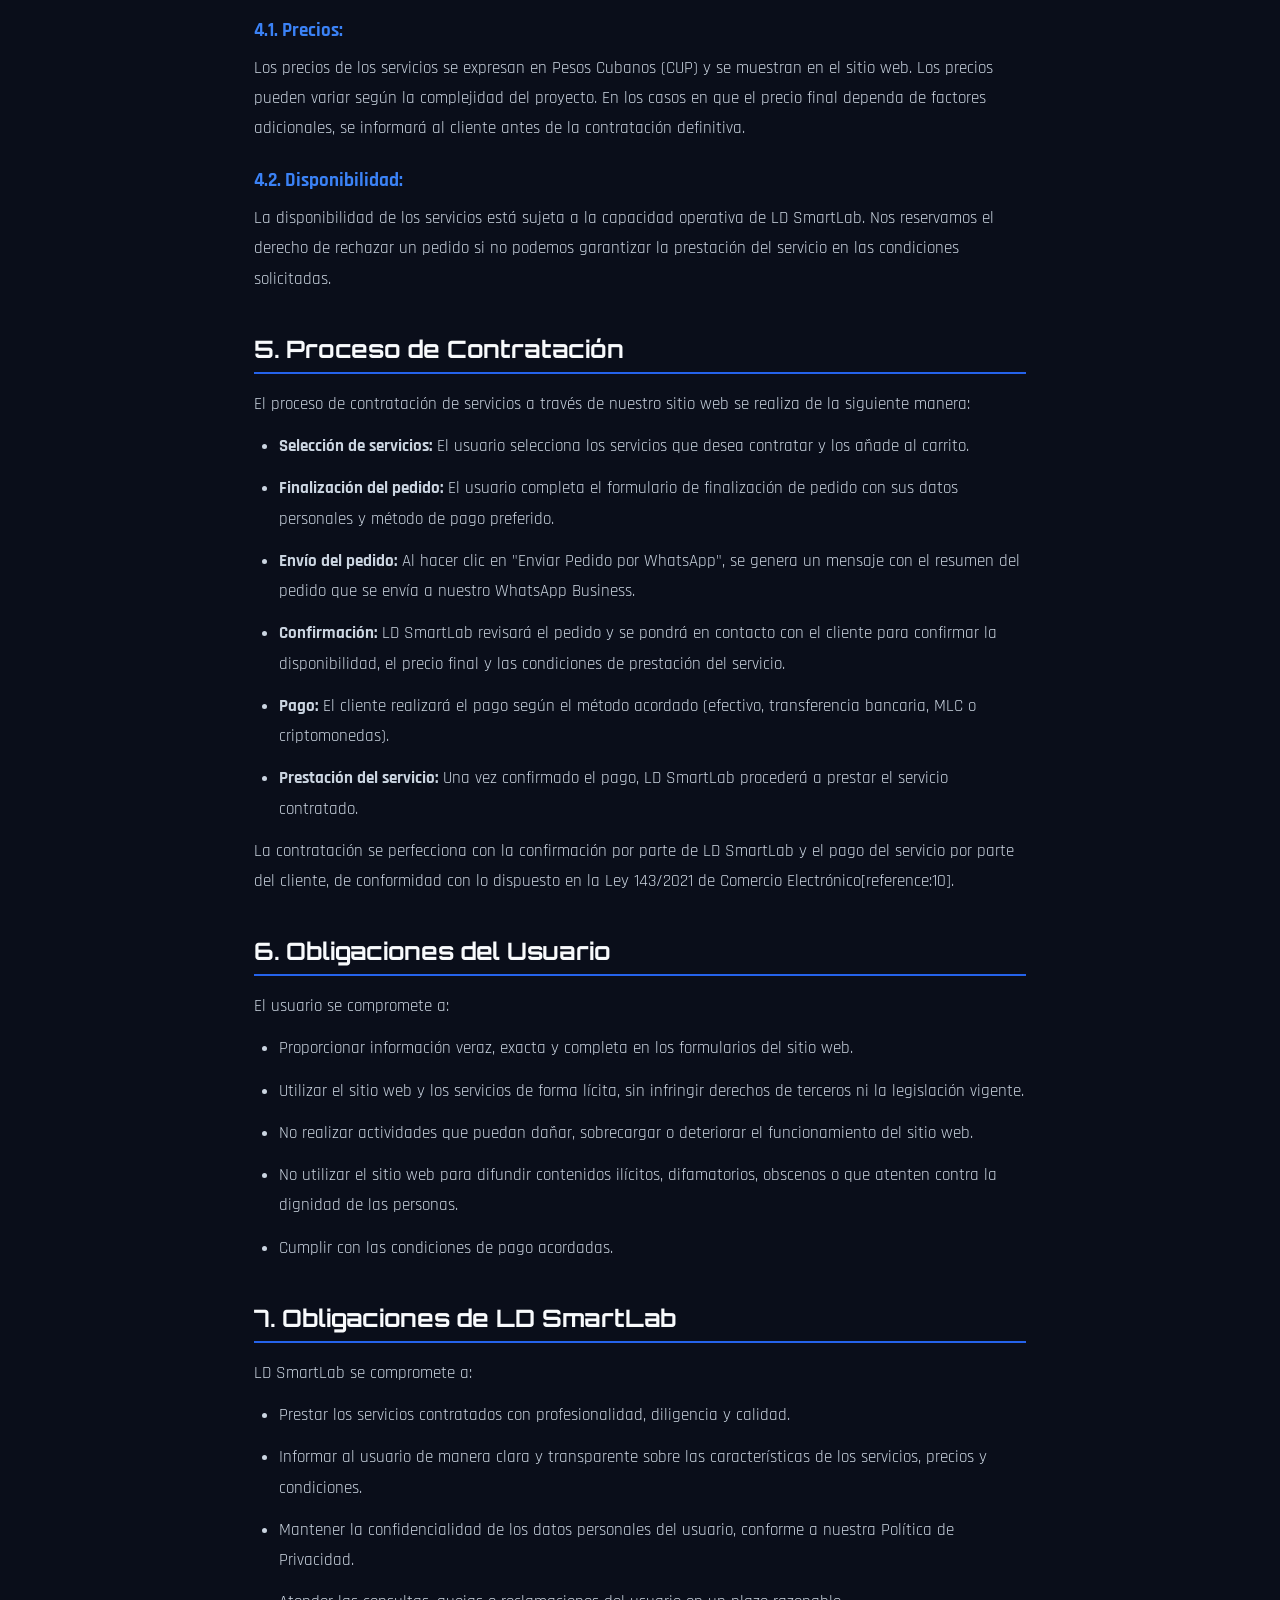
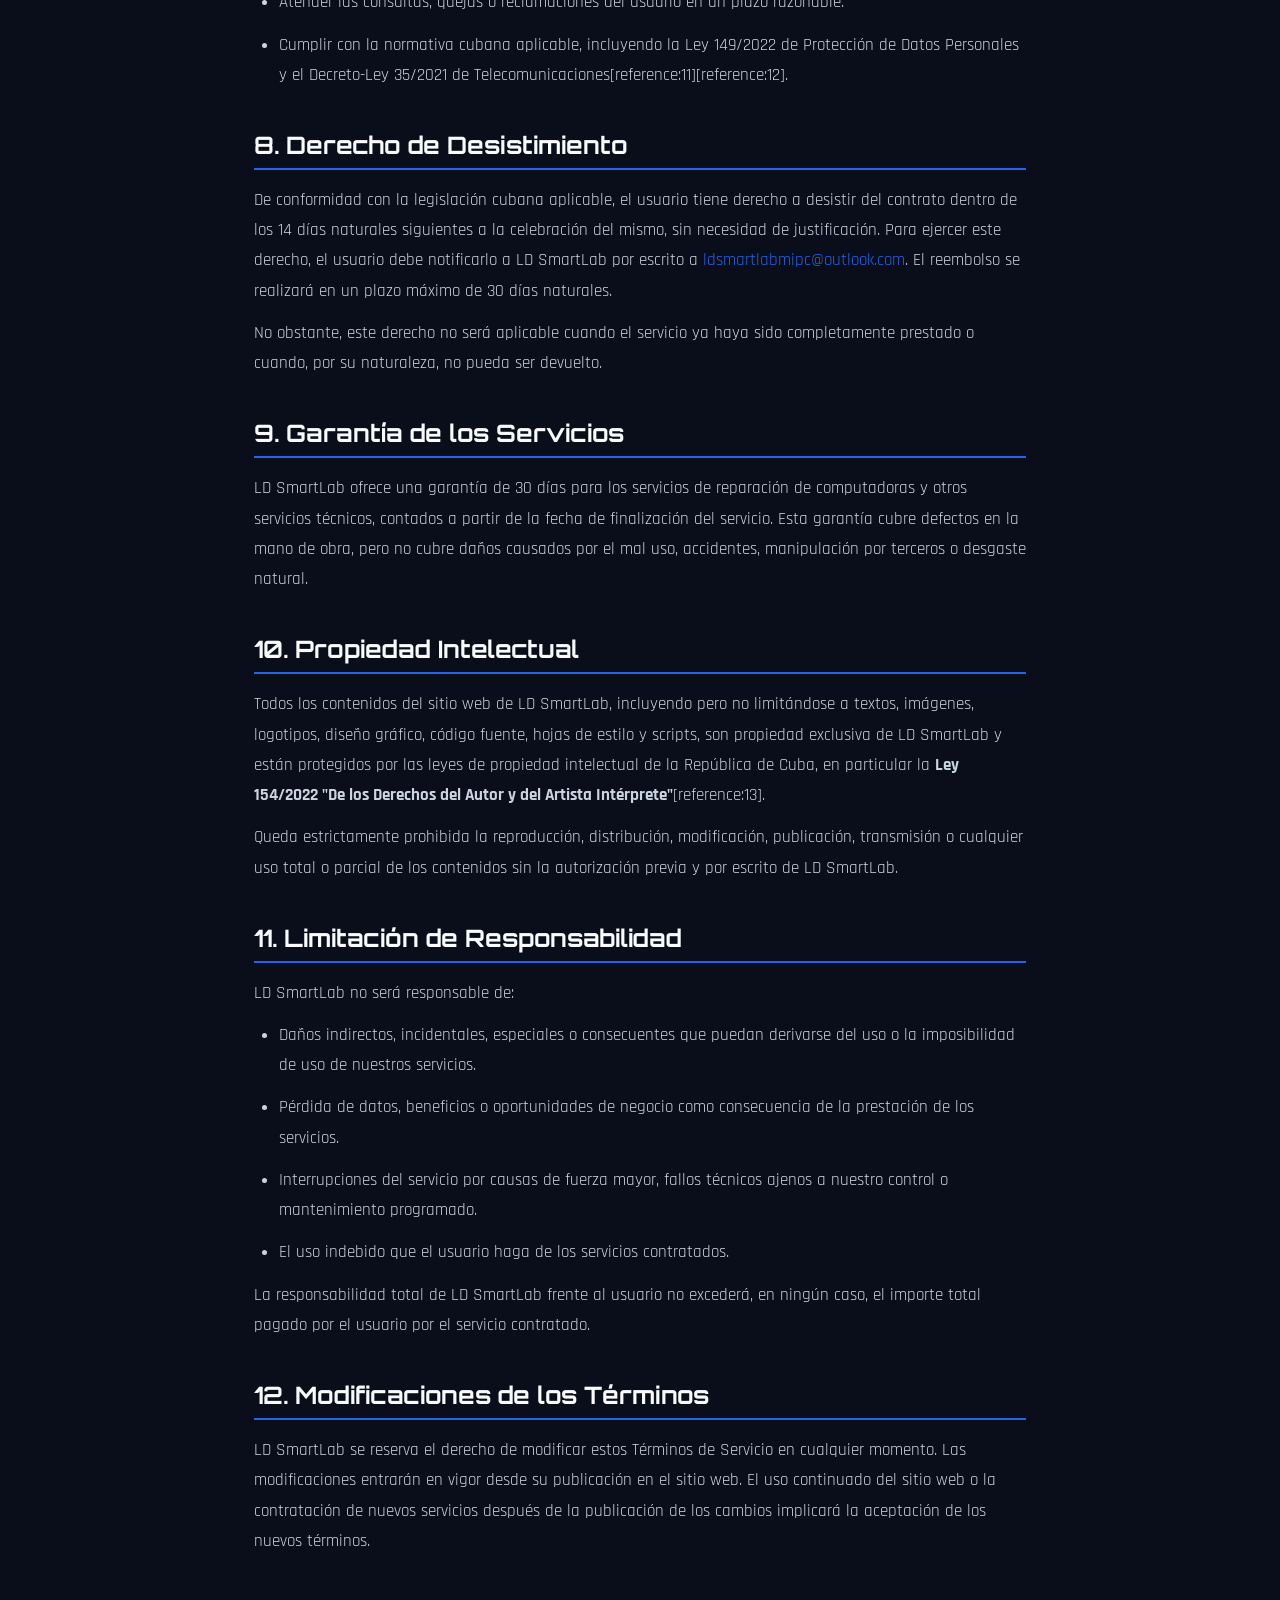
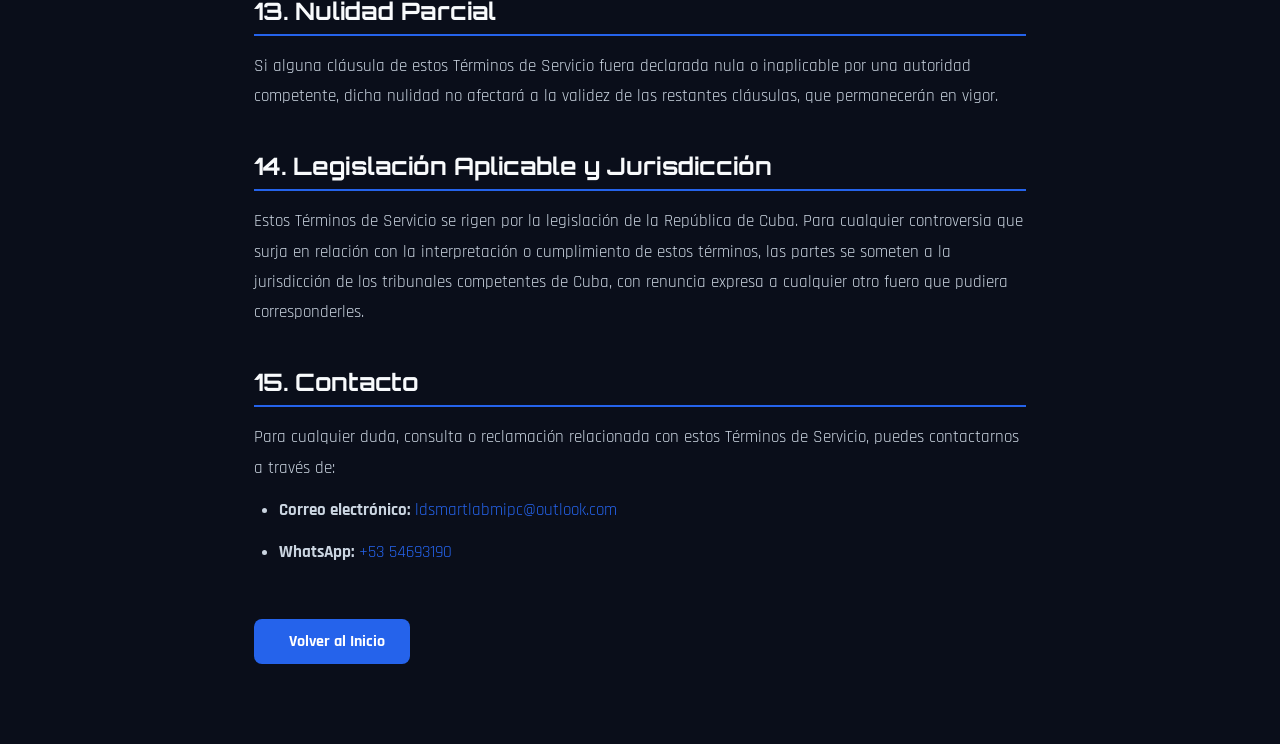
<file: legal/terminos-servicio.html>
<!DOCTYPE html>
<html lang="es">
<head>
    <meta charset="UTF-8" />
    <meta name="viewport" content="width=device-width, initial-scale=1.0" />
    <title>Términos de Servicio | LD SmartLab</title>
    <link rel="icon" type="image/jpeg" href="../assets/img/logo.jpg" />
    <link rel="preconnect" href="https://fonts.googleapis.com" />
    <link href="https://fonts.googleapis.com/css2?family=Orbitron:wght@400;700;900&family=Rajdhani:wght@300;400;500;600;700&display=swap" rel="stylesheet" />
    <link rel="stylesheet" href="../css/style.css" />
    <style>
        .legal-page { padding: 120px 5% 80px; max-width: 900px; margin: 0 auto; }
        .legal-page h1 { font-family: 'Orbitron', sans-serif; font-size: 2.5rem; color: var(--primary); margin-bottom: 10px; text-align: center; }
        .legal-page .last-update { text-align: center; color: var(--text-muted); margin-bottom: 40px; font-size: 0.95rem; }
        .legal-page h2 { font-family: 'Orbitron', sans-serif; font-size: 1.5rem; color: var(--text-primary); margin: 40px 0 15px; border-bottom: 2px solid var(--primary); padding-bottom: 8px; }
        .legal-page h3 { font-family: 'Rajdhani', sans-serif; font-size: 1.2rem; color: var(--primary-light); margin: 25px 0 10px; }
        .legal-page p, .legal-page li { color: var(--text-secondary); line-height: 1.8; margin-bottom: 12px; font-size: 1.05rem; }
        .legal-page ul { padding-left: 25px; }
        .legal-page a { color: var(--primary); text-decoration: none; }
        .legal-page a:hover { text-decoration: underline; }
        .legal-page .back-btn { display: inline-flex; align-items: center; gap: 10px; background: var(--primary); color: #fff; padding: 12px 25px; border-radius: 8px; text-decoration: none; font-weight: 700; margin-top: 40px; transition: all 0.3s ease; }
        .legal-page .back-btn:hover { background: var(--primary-light); transform: translateX(-5px); }
        .legal-highlight { background: rgba(37, 99, 235, 0.1); border-left: 4px solid var(--primary); padding: 15px 20px; border-radius: 0 8px 8px 0; margin: 20px 0; }
    </style>
</head>
<body>

    <nav class="navbar" id="navbar">
        <a href="../index.html" class="logo">
            <img src="../assets/img/logo.jpg" alt="LD SmartLab" class="logo-img">
            LD <span>SmartLab</span>
        </a>
        <ul class="nav-links">
            <li><a href="../index.html">← Volver al Inicio</a></li>
        </ul>
    </nav>

    <main class="legal-page">
        <h1>Términos de Servicio</h1>
        <p class="last-update"><i class="fas fa-calendar-alt"></i> Última actualización: <span id="lastUpdate">2026</span></p>

        <p>Bienvenido a <strong>LD SmartLab</strong>. Los presentes Términos de Servicio regulan el acceso y uso de nuestro sitio web y la contratación de los servicios informáticos que ofrecemos, en cumplimiento de la <strong>Ley No. 143/2021 de Comercio Electrónico</strong> y el <strong>Decreto-Ley 35/2021 de Telecomunicaciones, las TIC y el Uso del Espectro Radioeléctrico</strong> de la República de Cuba[reference:8][reference:9].</p>

        <div class="legal-highlight">
            <strong>Resumen:</strong> Al usar nuestro sitio y contratar nuestros servicios, aceptas estos términos. Nos comprometemos a prestar servicios de calidad con profesionalidad y transparencia, y tú te comprometes a usar nuestros servicios de forma lícita y a proporcionar información veraz.
        </div>

        <h2>1. Identificación del Titular</h2>
        <p>El titular del sitio web y prestador de los servicios es:</p>
        <ul>
            <li><strong>Titular:</strong> Luis Daniel Ramos Corona (LD SmartLab)</li>
            <li><strong>NIT:</strong> [Tu NIT aquí, si aplica]</li>
            <li><strong>Domicilio:</strong> Cuba</li>
            <li><strong>Correo electrónico:</strong> <a href="mailto:ldsmartlabmipc@outlook.com">ldsmartlabmipc@outlook.com</a></li>
            <li><strong>WhatsApp:</strong> <a href="https://wa.me/5354693190" target="_blank">+53 54693190</a></li>
        </ul>

        <h2>2. Objeto y Ámbito de Aplicación</h2>
        <p>Estos Términos de Servicio tienen por objeto regular:</p>
        <ul>
            <li>El acceso y uso del sitio web de LD SmartLab.</li>
            <li>La contratación de los servicios informáticos ofrecidos a través del sitio web, incluyendo pero no limitándose a: reparación de computadoras, instalación de redes, desarrollo web, ciberseguridad, recuperación de datos, soporte IT, desarrollo de software, servicios en la nube, mantenimiento de servidores, desarrollo de apps móviles, asesoría de tesis, marketing digital y consultoría en IA.</li>
            <li>El proceso de pedido, pago y prestación de los servicios contratados.</li>
        </ul>
        <p>El acceso al sitio web y la contratación de cualquier servicio implican la aceptación plena y sin reservas de estos Términos de Servicio.</p>

        <h2>3. Capacidad para Contratar</h2>
        <p>Para contratar nuestros servicios, debes ser mayor de 18 años y tener capacidad legal para contratar. Al realizar un pedido, declaras y garantizas que cumples con estos requisitos.</p>

        <h2>4. Descripción de los Servicios</h2>
        <p>LD SmartLab ofrece servicios informáticos profesionales. Las descripciones de los servicios, precios y características se detallan en el sitio web. Nos reservamos el derecho de modificar, suspender o discontinuar cualquier servicio en cualquier momento y sin previo aviso.</p>
        <h3>4.1. Precios:</h3>
        <p>Los precios de los servicios se expresan en Pesos Cubanos (CUP) y se muestran en el sitio web. Los precios pueden variar según la complejidad del proyecto. En los casos en que el precio final dependa de factores adicionales, se informará al cliente antes de la contratación definitiva.</p>
        <h3>4.2. Disponibilidad:</h3>
        <p>La disponibilidad de los servicios está sujeta a la capacidad operativa de LD SmartLab. Nos reservamos el derecho de rechazar un pedido si no podemos garantizar la prestación del servicio en las condiciones solicitadas.</p>

        <h2>5. Proceso de Contratación</h2>
        <p>El proceso de contratación de servicios a través de nuestro sitio web se realiza de la siguiente manera:</p>
        <ul>
            <li><strong>Selección de servicios:</strong> El usuario selecciona los servicios que desea contratar y los añade al carrito.</li>
            <li><strong>Finalización del pedido:</strong> El usuario completa el formulario de finalización de pedido con sus datos personales y método de pago preferido.</li>
            <li><strong>Envío del pedido:</strong> Al hacer clic en "Enviar Pedido por WhatsApp", se genera un mensaje con el resumen del pedido que se envía a nuestro WhatsApp Business.</li>
            <li><strong>Confirmación:</strong> LD SmartLab revisará el pedido y se pondrá en contacto con el cliente para confirmar la disponibilidad, el precio final y las condiciones de prestación del servicio.</li>
            <li><strong>Pago:</strong> El cliente realizará el pago según el método acordado (efectivo, transferencia bancaria, MLC o criptomonedas).</li>
            <li><strong>Prestación del servicio:</strong> Una vez confirmado el pago, LD SmartLab procederá a prestar el servicio contratado.</li>
        </ul>
        <p>La contratación se perfecciona con la confirmación por parte de LD SmartLab y el pago del servicio por parte del cliente, de conformidad con lo dispuesto en la Ley 143/2021 de Comercio Electrónico[reference:10].</p>

        <h2>6. Obligaciones del Usuario</h2>
        <p>El usuario se compromete a:</p>
        <ul>
            <li>Proporcionar información veraz, exacta y completa en los formularios del sitio web.</li>
            <li>Utilizar el sitio web y los servicios de forma lícita, sin infringir derechos de terceros ni la legislación vigente.</li>
            <li>No realizar actividades que puedan dañar, sobrecargar o deteriorar el funcionamiento del sitio web.</li>
            <li>No utilizar el sitio web para difundir contenidos ilícitos, difamatorios, obscenos o que atenten contra la dignidad de las personas.</li>
            <li>Cumplir con las condiciones de pago acordadas.</li>
        </ul>

        <h2>7. Obligaciones de LD SmartLab</h2>
        <p>LD SmartLab se compromete a:</p>
        <ul>
            <li>Prestar los servicios contratados con profesionalidad, diligencia y calidad.</li>
            <li>Informar al usuario de manera clara y transparente sobre las características de los servicios, precios y condiciones.</li>
            <li>Mantener la confidencialidad de los datos personales del usuario, conforme a nuestra Política de Privacidad.</li>
            <li>Atender las consultas, quejas o reclamaciones del usuario en un plazo razonable.</li>
            <li>Cumplir con la normativa cubana aplicable, incluyendo la Ley 149/2022 de Protección de Datos Personales y el Decreto-Ley 35/2021 de Telecomunicaciones[reference:11][reference:12].</li>
        </ul>

        <h2>8. Derecho de Desistimiento</h2>
        <p>De conformidad con la legislación cubana aplicable, el usuario tiene derecho a desistir del contrato dentro de los 14 días naturales siguientes a la celebración del mismo, sin necesidad de justificación. Para ejercer este derecho, el usuario debe notificarlo a LD SmartLab por escrito a <a href="mailto:ldsmartlabmipc@outlook.com">ldsmartlabmipc@outlook.com</a>. El reembolso se realizará en un plazo máximo de 30 días naturales.</p>
        <p>No obstante, este derecho no será aplicable cuando el servicio ya haya sido completamente prestado o cuando, por su naturaleza, no pueda ser devuelto.</p>

        <h2>9. Garantía de los Servicios</h2>
        <p>LD SmartLab ofrece una garantía de 30 días para los servicios de reparación de computadoras y otros servicios técnicos, contados a partir de la fecha de finalización del servicio. Esta garantía cubre defectos en la mano de obra, pero no cubre daños causados por el mal uso, accidentes, manipulación por terceros o desgaste natural.</p>

        <h2>10. Propiedad Intelectual</h2>
        <p>Todos los contenidos del sitio web de LD SmartLab, incluyendo pero no limitándose a textos, imágenes, logotipos, diseño gráfico, código fuente, hojas de estilo y scripts, son propiedad exclusiva de LD SmartLab y están protegidos por las leyes de propiedad intelectual de la República de Cuba, en particular la <strong>Ley 154/2022 "De los Derechos del Autor y del Artista Intérprete"</strong>[reference:13].</p>
        <p>Queda estrictamente prohibida la reproducción, distribución, modificación, publicación, transmisión o cualquier uso total o parcial de los contenidos sin la autorización previa y por escrito de LD SmartLab.</p>

        <h2>11. Limitación de Responsabilidad</h2>
        <p>LD SmartLab no será responsable de:</p>
        <ul>
            <li>Daños indirectos, incidentales, especiales o consecuentes que puedan derivarse del uso o la imposibilidad de uso de nuestros servicios.</li>
            <li>Pérdida de datos, beneficios o oportunidades de negocio como consecuencia de la prestación de los servicios.</li>
            <li>Interrupciones del servicio por causas de fuerza mayor, fallos técnicos ajenos a nuestro control o mantenimiento programado.</li>
            <li>El uso indebido que el usuario haga de los servicios contratados.</li>
        </ul>
        <p>La responsabilidad total de LD SmartLab frente al usuario no excederá, en ningún caso, el importe total pagado por el usuario por el servicio contratado.</p>

        <h2>12. Modificaciones de los Términos</h2>
        <p>LD SmartLab se reserva el derecho de modificar estos Términos de Servicio en cualquier momento. Las modificaciones entrarán en vigor desde su publicación en el sitio web. El uso continuado del sitio web o la contratación de nuevos servicios después de la publicación de los cambios implicará la aceptación de los nuevos términos.</p>

        <h2>13. Nulidad Parcial</h2>
        <p>Si alguna cláusula de estos Términos de Servicio fuera declarada nula o inaplicable por una autoridad competente, dicha nulidad no afectará a la validez de las restantes cláusulas, que permanecerán en vigor.</p>

        <h2>14. Legislación Aplicable y Jurisdicción</h2>
        <p>Estos Términos de Servicio se rigen por la legislación de la República de Cuba. Para cualquier controversia que surja en relación con la interpretación o cumplimiento de estos términos, las partes se someten a la jurisdicción de los tribunales competentes de Cuba, con renuncia expresa a cualquier otro fuero que pudiera corresponderles.</p>

        <h2>15. Contacto</h2>
        <p>Para cualquier duda, consulta o reclamación relacionada con estos Términos de Servicio, puedes contactarnos a través de:</p>
        <ul>
            <li><strong>Correo electrónico:</strong> <a href="mailto:ldsmartlabmipc@outlook.com">ldsmartlabmipc@outlook.com</a></li>
            <li><strong>WhatsApp:</strong> <a href="https://wa.me/5354693190" target="_blank">+53 54693190</a></li>
        </ul>

        <a href="../index.html" class="back-btn"><i class="fas fa-arrow-left"></i> Volver al Inicio</a>
    </main>

    <script>
        document.getElementById('lastUpdate').textContent = new Date().toLocaleDateString('es-ES', { year: 'numeric', month: 'long' });
    </script>
</body>
</html>
</file>
<file: css/style.css>
/* ===== VARIABLES ===== */
:root {
    --bg-primary: #0a0e1a;
    --bg-secondary: #0f172a;
    --bg-tertiary: #0b1120;
    --bg-card: #1e293b;
    --bg-input: #1e293b;
    --text-primary: #f8fafc;
    --text-secondary: #cbd5e1;
    --text-muted: #94a3b8;
    --border-color: #334155;
    --primary: #2563eb;
    --primary-light: #3b82f6;
    --primary-dark: #1d4ed8;
    --primary-glow: rgba(37, 99, 235, 0.4);
    --shadow: 0 20px 50px rgba(37, 99, 235, 0.15);
    --transition: 0.3s ease;
    --google-star: #fbbc04;
}

body.light-mode {
    --bg-primary: #f1f5f9;
    --bg-secondary: #ffffff;
    --bg-tertiary: #e2e8f0;
    --bg-card: #ffffff;
    --bg-input: #ffffff;
    --text-primary: #0f172a;
    --text-secondary: #1e293b;
    --text-muted: #64748b;
    --border-color: #cbd5e1;
    --primary: #2563eb;
    --primary-light: #3b82f6;
    --primary-dark: #1d4ed8;
    --primary-glow: rgba(37, 99, 235, 0.3);
    --shadow: 0 20px 50px rgba(0, 0, 0, 0.08);
}

/* ===== RESET & BASE ===== */
* { margin: 0; padding: 0; box-sizing: border-box; }
html { scroll-behavior: smooth; }
body {
    font-family: 'Rajdhani', sans-serif;
    background: var(--bg-primary);
    color: var(--text-primary);
    overflow-x: hidden;
    transition: background var(--transition), color var(--transition);
}
::-webkit-scrollbar { width: 8px; }
::-webkit-scrollbar-track { background: var(--bg-secondary); }
::-webkit-scrollbar-thumb { background: var(--primary); border-radius: 4px; }
::-webkit-scrollbar-thumb:hover { background: var(--primary-light); }

/* ===== ANIMACIONES ===== */
@keyframes fadeInUp { from { opacity: 0; transform: translateY(40px); } to { opacity: 1; transform: translateY(0); } }
@keyframes fadeIn { from { opacity: 0; } to { opacity: 1; } }
@keyframes pulse { 0%, 100% { box-shadow: 0 0 0 0 var(--primary-glow); } 50% { box-shadow: 0 0 20px 10px var(--primary-glow); } }
@keyframes glow { 0%, 100% { text-shadow: 0 0 10px var(--primary-glow), 0 0 20px var(--primary-glow); } 50% { text-shadow: 0 0 20px var(--primary-glow), 0 0 40px var(--primary-glow); } }
@keyframes float { 0%, 100% { transform: translateY(0); } 50% { transform: translateY(-10px); } }
@keyframes slideInLeft { from { opacity: 0; transform: translateX(-60px); } to { opacity: 1; transform: translateX(0); } }
@keyframes slideInRight { from { opacity: 0; transform: translateX(60px); } to { opacity: 1; transform: translateX(0); } }
@keyframes shake { 0%, 100% { transform: translateX(0); } 25% { transform: translateX(-8px); } 75% { transform: translateX(8px); } }

.animate { opacity: 0; }
.animate.visible { animation: fadeInUp 0.8s ease forwards; }
.animate-left.visible { animation: slideInLeft 0.8s ease forwards; }
.animate-right.visible { animation: slideInRight 0.8s ease forwards; }

/* ===== NAVBAR ===== */
.navbar {
    position: fixed; top: 0; left: 0; right: 0; z-index: 1000;
    background: rgba(10, 14, 26, 0.95);
    backdrop-filter: blur(15px);
    border-bottom: 1px solid var(--border-color);
    padding: 0 5%;
    display: flex; justify-content: space-between; align-items: center;
    height: 70px; transition: all var(--transition);
}
body.light-mode .navbar { background: rgba(255, 255, 255, 0.95); }
.navbar.scrolled { background: rgba(10, 14, 26, 0.98); box-shadow: 0 5px 30px rgba(37, 99, 235, 0.15); }
body.light-mode .navbar.scrolled { background: rgba(255, 255, 255, 0.98); box-shadow: 0 5px 30px rgba(0, 0, 0, 0.08); }

/* ===== LOGO ===== */
.logo {
    font-family: 'Orbitron', sans-serif; font-size: 1.4rem; font-weight: 900;
    color: var(--text-primary); text-decoration: none;
    display: flex; align-items: center; gap: 10px;
}
.logo-img {
    width: 42px; height: 42px; object-fit: cover; border-radius: 50%;
    display: block; border: 2px solid var(--primary);
    box-shadow: 0 0 12px var(--primary-glow);
    transition: transform var(--transition);
}
.logo:hover .logo-img { transform: scale(1.08) rotate(4deg); }
.logo span { color: var(--primary); }

.nav-links { display: flex; list-style: none; gap: 30px; align-items: center; }
.nav-links a {
    color: var(--text-secondary); text-decoration: none;
    font-weight: 600; font-size: 1rem; text-transform: uppercase;
    letter-spacing: 1px; position: relative; transition: color var(--transition);
}
.nav-links a::after {
    content: ''; position: absolute; bottom: -5px; left: 0;
    width: 0; height: 2px; background: var(--primary);
    transition: width var(--transition);
}
.nav-links a:hover { color: var(--primary); }
.nav-links a:hover::after { width: 100%; }

.cart-btn {
    position: relative; background: var(--primary); color: #fff;
    border: none; padding: 10px 20px; border-radius: 8px;
    font-family: 'Rajdhani', sans-serif; font-weight: 700; font-size: 1rem;
    cursor: pointer; display: flex; align-items: center; gap: 8px;
    transition: all var(--transition);
}
.cart-btn:hover { background: var(--primary-light); transform: scale(1.05); box-shadow: 0 0 20px var(--primary-glow); }
.cart-count {
    position: absolute; top: -8px; right: -8px;
    background: #fff; color: var(--primary);
    font-size: 0.75rem; font-weight: 900;
    width: 22px; height: 22px; border-radius: 50%;
    display: flex; align-items: center; justify-content: center;
}

/* ===== THEME SWITCH ===== */
.theme-switch { background: none; border: none; padding: 0; cursor: pointer; display: flex; align-items: center; }
.switch-track {
    position: relative; display: flex; align-items: center;
    width: 78px; height: 38px; padding: 3px; border-radius: 50px;
    background: linear-gradient(90deg, #00d4ff, #7c3aed);
    box-shadow: 0 0 18px rgba(124, 58, 237, 0.5), inset 0 0 10px rgba(0, 212, 255, 0.3);
    transition: background 0.4s ease, box-shadow 0.4s ease;
}
.switch-track::before {
    content: ''; position: absolute; inset: 3px;
    background: #0d1225; border-radius: 50px; transition: background 0.4s ease;
}
body.light-mode .switch-track {
    background: linear-gradient(90deg, #fbbf24, #f59e0b);
    box-shadow: 0 0 18px rgba(251, 191, 36, 0.6), inset 0 0 10px rgba(251, 191, 36, 0.3);
}
body.light-mode .switch-track::before { background: #fef9e7; }
.switch-label {
    position: relative; z-index: 2; flex: 1; text-align: center;
    font-family: 'Orbitron', sans-serif; font-size: 0.75rem; font-weight: 900;
    letter-spacing: 1px; color: #64748b; transition: color 0.3s ease; padding-left: 6px;
}
body.light-mode .switch-label { color: #92400e; padding-left: 0; padding-right: 6px; }
.switch-thumb {
    position: relative; z-index: 3; width: 30px; height: 30px; border-radius: 50%;
    background: linear-gradient(135deg, #1e3a8a, #2563eb);
    display: flex; align-items: center; justify-content: center;
    color: #93c5fd; font-size: 0.85rem;
    box-shadow: 0 0 14px rgba(37, 99, 235, 0.8), inset 0 0 6px rgba(147, 197, 253, 0.4);
    transition: transform 0.4s cubic-bezier(.4,1.6,.6,1), background 0.3s ease, color 0.3s ease;
}
body.light-mode .switch-thumb {
    transform: translateX(-38px);
    background: linear-gradient(135deg, #fbbf24, #f59e0b);
    color: #fff;
    box-shadow: 0 0 14px rgba(251, 191, 36, 0.9), inset 0 0 6px rgba(255, 255, 255, 0.5);
}

.mobile-menu-btn { display: none; background: none; border: none; color: var(--text-primary); font-size: 1.5rem; cursor: pointer; }

/* ===== HERO ===== */
.hero {
    min-height: 100vh; display: flex; align-items: center; justify-content: center;
    text-align: center; padding: 100px 5% 60px; position: relative; overflow: hidden;
    background: linear-gradient(135deg, var(--bg-primary) 0%, var(--bg-secondary) 50%, #0a1a3a 100%);
    transition: background var(--transition);
}
body.light-mode .hero { background: linear-gradient(135deg, #e2e8f0 0%, #f8fafc 50%, #dbeafe 100%); }
.hero::before {
    content: ''; position: absolute; top: 0; left: 0; right: 0; bottom: 0;
    background: radial-gradient(circle at 20% 80%, rgba(37, 99, 235, 0.08) 0%, transparent 50%),
                radial-gradient(circle at 80% 20%, rgba(37, 99, 235, 0.05) 0%, transparent 50%);
    pointer-events: none;
}
.hero-content { position: relative; z-index: 2; max-width: 900px; }
.hero-badge {
    display: inline-block; background: rgba(37, 99, 235, 0.15);
    border: 1px solid var(--primary-dark); color: var(--primary-light);
    padding: 8px 25px; border-radius: 50px; font-weight: 600; font-size: 0.9rem;
    letter-spacing: 2px; text-transform: uppercase; margin-bottom: 25px;
    animation: fadeInUp 0.8s ease;
}
.hero h1 {
    font-family: 'Orbitron', sans-serif; font-size: 3.5rem; font-weight: 900;
    line-height: 1.2; margin-bottom: 20px;
    animation: fadeInUp 0.8s ease 0.2s both;
}
.hero h1 span { color: var(--primary); animation: glow 3s ease infinite; }
.hero p { font-size: 1.3rem; color: var(--text-muted); margin-bottom: 40px; line-height: 1.7; animation: fadeInUp 0.8s ease 0.4s both; }
.hero-btns { display: flex; gap: 20px; justify-content: center; flex-wrap: wrap; animation: fadeInUp 0.8s ease 0.6s both; }
.btn-primary {
    background: var(--primary); color: #fff; padding: 15px 40px; border-radius: 10px;
    text-decoration: none; font-weight: 700; font-size: 1.1rem; text-transform: uppercase;
    letter-spacing: 1px; border: 2px solid var(--primary); transition: all var(--transition);
    display: inline-flex; align-items: center; gap: 10px;
}
.btn-primary:hover { background: transparent; color: var(--primary); box-shadow: 0 0 30px var(--primary-glow); transform: translateY(-3px); }
.btn-secondary {
    background: transparent; color: var(--text-primary); padding: 15px 40px; border-radius: 10px;
    text-decoration: none; font-weight: 700; font-size: 1.1rem; text-transform: uppercase;
    letter-spacing: 1px; border: 2px solid var(--border-color); transition: all var(--transition);
    display: inline-flex; align-items: center; gap: 10px;
}
.btn-secondary:hover { border-color: var(--primary); color: var(--primary); transform: translateY(-3px); }
.hero-stats { display: flex; justify-content: center; gap: 60px; margin-top: 60px; animation: fadeInUp 0.8s ease 0.8s both; }
.stat-item h3 { font-family: 'Orbitron', sans-serif; font-size: 2.5rem; color: var(--primary); }
.stat-item p { color: var(--text-muted); font-size: 0.95rem; text-transform: uppercase; letter-spacing: 1px; }

/* ===== SECTIONS ===== */
.section { padding: 100px 5%; position: relative; background: var(--bg-primary); transition: background var(--transition); }
.section-title { text-align: center; margin-bottom: 60px; }
.section-title h2 { font-family: 'Orbitron', sans-serif; font-size: 2.5rem; font-weight: 900; margin-bottom: 15px; color: var(--text-primary); }
.section-title h2 span { color: var(--primary); }
.section-title p { color: var(--text-muted); font-size: 1.1rem; max-width: 600px; margin: 0 auto; }
.section-title .line { width: 80px; height: 3px; background: var(--primary); margin: 20px auto 0; border-radius: 2px; }

/* ===== SERVICIOS ===== */
.services-grid { display: grid; grid-template-columns: repeat(auto-fit, minmax(320px, 1fr)); gap: 30px; max-width: 1400px; margin: 0 auto; }
.service-card {
    background: var(--bg-card); border: 1px solid var(--border-color);
    border-radius: 16px; overflow: hidden; transition: all var(--transition); position: relative;
}
.service-card::before {
    content: ''; position: absolute; top: 0; left: 0; right: 0; height: 3px;
    background: var(--primary); transform: scaleX(0); transition: transform var(--transition);
}
.service-card:hover::before { transform: scaleX(1); }
.service-card:hover { transform: translateY(-10px); border-color: var(--primary-dark); box-shadow: var(--shadow); }
.service-img { width: 100%; height: 220px; object-fit: cover; transition: transform var(--transition); }
.service-card:hover .service-img { transform: scale(1.05); }
.service-content { padding: 25px; }
.service-content h3 { font-family: 'Orbitron', sans-serif; font-size: 1.3rem; margin-bottom: 10px; color: var(--text-primary); }
.service-content p { color: var(--text-muted); font-size: 0.95rem; line-height: 1.6; margin-bottom: 15px; }
.service-price { font-family: 'Orbitron', sans-serif; font-size: 1.6rem; color: var(--primary); font-weight: 900; margin-bottom: 15px; }
.service-price span { font-size: 0.9rem; color: var(--text-muted); font-weight: 400; }
.add-to-cart {
    width: 100%; background: var(--primary); color: #fff; border: none; padding: 14px;
    border-radius: 10px; font-family: 'Rajdhani', sans-serif; font-weight: 700; font-size: 1rem;
    text-transform: uppercase; letter-spacing: 1px; cursor: pointer; transition: all var(--transition);
    display: flex; align-items: center; justify-content: center; gap: 10px;
}
.add-to-cart:hover { background: var(--primary-light); box-shadow: 0 0 25px var(--primary-glow); }
.add-to-cart.added { background: #22c55e; }

/* ===== RESEÑAS ESTILO GOOGLE ===== */
.service-rating {
    display: flex; align-items: center; gap: 6px; flex-wrap: wrap;
    font-size: 0.95rem; margin-bottom: 10px; min-height: 24px;
}
.rating-number {
    font-weight: 700; color: var(--text-primary); font-size: 1rem;
}
.rating-count {
    color: var(--text-muted); font-size: 0.85rem;
}
.service-actions { display: flex; gap: 10px; margin-top: 15px; }
.service-actions .add-to-cart { flex: 1; }
.review-btn {
    background: transparent; border: 1px solid var(--border-color); color: var(--text-muted);
    padding: 14px 18px; border-radius: 10px;
    font-family: 'Rajdhani', sans-serif; font-weight: 700; font-size: 0.95rem;
    cursor: pointer; transition: all var(--transition);
    display: flex; align-items: center; gap: 6px; white-space: nowrap;
}
.review-btn:hover { border-color: var(--google-star); color: var(--google-star); box-shadow: 0 0 15px rgba(251, 188, 4, 0.2); }

/* Modal de reseñas */
.review-modal {
    position: fixed; top: 0; left: 0; right: 0; bottom: 0;
    background: rgba(0,0,0,0.9); z-index: 3500;
    display: flex; align-items: center; justify-content: center;
    opacity: 0; visibility: hidden; transition: all var(--transition);
    padding: 20px;
}
.review-modal.active { opacity: 1; visibility: visible; }
.review-content {
    background: var(--bg-secondary); border: 1px solid var(--border-color);
    border-radius: 20px; width: 100%; max-width: 620px;
    max-height: 90vh; overflow-y: auto; padding: 40px; position: relative;
}
.review-content h2 {
    font-family: 'Orbitron', sans-serif; font-size: 1.3rem;
    margin-bottom: 20px; text-align: center; color: var(--text-primary);
}
.review-content h3 { font-family: 'Orbitron', sans-serif; font-size: 1rem; margin-bottom: 15px; color: var(--primary); }
.close-review {
    position: absolute; top: 20px; right: 20px;
    background: none; border: none; color: var(--text-muted);
    font-size: 1.5rem; cursor: pointer; transition: color var(--transition);
}
.close-review:hover { color: var(--primary); }
.review-average { text-align: center; margin: 15px 0 25px; }
.reviews-list { max-height: 280px; overflow-y: auto; padding-right: 5px; }
.review-item {
    background: var(--bg-card); border: 1px solid var(--border-color);
    border-radius: 10px; padding: 15px; margin-bottom: 10px;
}
.review-header { display: flex; justify-content: space-between; align-items: center; margin-bottom: 8px; gap: 10px; flex-wrap: wrap; }
.review-header strong { color: var(--text-primary); font-size: 0.95rem; }
.review-stars { font-size: 1.1rem; letter-spacing: 2px; }
.review-item p { color: var(--text-secondary); margin-bottom: 5px; font-size: 0.95rem; line-height: 1.5; }
.review-item small { color: var(--text-muted); font-size: 0.8rem; }

/* Selector de estrellas interactivo */
.star-rating { display: flex; flex-direction: row-reverse; justify-content: flex-end; gap: 6px; }
.star-rating input { display: none; }
.star-rating label { font-size: 2.2rem; color: var(--border-color); cursor: pointer; transition: color 0.2s, transform 0.2s; }
.star-rating input:checked ~ label,
.star-rating label:hover,
.star-rating label:hover ~ label { color: var(--google-star); transform: scale(1.1); }

/* ===== MISIÓN Y VISIÓN ===== */
.mission-vision { background: linear-gradient(180deg, var(--bg-secondary) 0%, var(--bg-tertiary) 100%); transition: background var(--transition); }
.mv-grid { display: grid; grid-template-columns: repeat(auto-fit, minmax(400px, 1fr)); gap: 40px; max-width: 1200px; margin: 0 auto; }
.mv-card {
    background: var(--bg-card); border: 1px solid var(--border-color);
    border-radius: 20px; padding: 50px 40px; text-align: center;
    position: relative; overflow: hidden; transition: all var(--transition);
}
.mv-card::before {
    content: ''; position: absolute; top: -50%; left: -50%;
    width: 200%; height: 200%;
    background: radial-gradient(circle, rgba(37, 99, 235, 0.05) 0%, transparent 70%);
    pointer-events: none;
}
.mv-card:hover { border-color: var(--primary-dark); transform: translateY(-5px); box-shadow: var(--shadow); }
.mv-icon {
    width: 90px; height: 90px; background: rgba(37, 99, 235, 0.1);
    border: 2px solid var(--primary-dark); border-radius: 50%;
    display: flex; align-items: center; justify-content: center;
    margin: 0 auto 25px; overflow: hidden; padding: 12px; transition: transform var(--transition);
}
.mv-card:hover .mv-icon { transform: scale(1.08) rotate(5deg); }
.mv-icon img { width: 100%; height: 100%; object-fit: contain; display: block; }
.mv-card h3 { font-family: 'Orbitron', sans-serif; font-size: 1.5rem; margin-bottom: 20px; color: var(--text-primary); }
.mv-card p { color: var(--text-muted); line-height: 1.8; font-size: 1.05rem; }

/* ===== TESTIMONIOS ===== */
.testimonials { background: var(--bg-primary); transition: background var(--transition); }
.testimonials-grid { display: grid; grid-template-columns: repeat(auto-fit, minmax(300px, 1fr)); gap: 25px; max-width: 1400px; margin: 0 auto; }
.testimonial-card {
    background: var(--bg-card); border: 1px solid var(--border-color);
    border-radius: 16px; padding: 30px; position: relative; transition: all var(--transition);
}
.testimonial-card:hover { border-color: var(--primary-dark); transform: translateY(-5px); }
.testimonial-card::before {
    content: '"'; position: absolute; top: 10px; right: 20px;
    font-size: 4rem; color: var(--primary); opacity: 0.2; font-family: serif;
}
.stars { color: var(--google-star); margin-bottom: 15px; font-size: 0.9rem; }
.testimonial-text { color: var(--text-secondary); line-height: 1.7; margin-bottom: 20px; font-size: 0.95rem; }
.testimonial-author { display: flex; align-items: center; gap: 15px; }
.author-avatar {
    width: 50px; height: 50px; border-radius: 50%;
    background: linear-gradient(135deg, var(--primary), var(--primary-dark));
    display: flex; align-items: center; justify-content: center;
    font-weight: 700; font-size: 1.2rem; color: #fff;
}
.author-info h4 { font-size: 1rem; color: var(--text-primary); }
.author-info p { font-size: 0.85rem; color: var(--text-muted); }

/* ===== CONTACTO ===== */
.contact-section { background: linear-gradient(180deg, var(--bg-tertiary) 0%, var(--bg-secondary) 100%); transition: background var(--transition); }
.contact-grid { display: grid; grid-template-columns: 1fr 1fr; gap: 60px; max-width: 1200px; margin: 0 auto; align-items: start; }
.contact-info h3 { font-family: 'Orbitron', sans-serif; font-size: 1.8rem; margin-bottom: 20px; color: var(--text-primary); }
.contact-info p { color: var(--text-muted); line-height: 1.8; margin-bottom: 30px; }
.contact-item {
    display: flex; align-items: center; gap: 15px; margin-bottom: 20px;
    padding: 15px 20px; background: var(--bg-card); border-radius: 12px;
    border: 1px solid var(--border-color); transition: all var(--transition);
}
.contact-item:hover { border-color: var(--primary-dark); transform: translateX(5px); }
.contact-icon { width: 45px; height: 45px; object-fit: contain; border-radius: 10px; flex-shrink: 0; transition: transform var(--transition); }
.contact-item:hover .contact-icon { transform: scale(1.1); }
.ubicacion-icon { background: #ffffff; padding: 6px; border-radius: 50%; }
.contact-item div h4 { font-size: 0.9rem; color: var(--text-muted); margin-bottom: 3px; }
.contact-item div p { font-size: 1rem; color: var(--text-primary); font-weight: 600; margin: 0; }

.contact-form { background: var(--bg-card); border: 1px solid var(--border-color); border-radius: 20px; padding: 40px; }
.form-group { margin-bottom: 20px; }
.form-group label { display: block; margin-bottom: 8px; font-weight: 600; color: var(--text-secondary); font-size: 0.95rem; }
.form-group input,
.form-group textarea,
.form-group select {
    width: 100%; padding: 14px 18px; background: var(--bg-input);
    border: 1px solid var(--border-color); border-radius: 10px;
    color: var(--text-primary); font-family: 'Rajdhani', sans-serif;
    font-size: 1rem; transition: all var(--transition);
}
.form-group input:focus,
.form-group textarea:focus,
.form-group select:focus { outline: none; border-color: var(--primary); box-shadow: 0 0 15px rgba(37, 99, 235, 0.1); }
.form-group input::placeholder,
.form-group textarea::placeholder { color: var(--text-muted); }
.form-group textarea { min-height: 120px; resize: vertical; }
.submit-btn {
    width: 100%; background: var(--primary); color: #fff; border: none;
    padding: 16px; border-radius: 10px;
    font-family: 'Rajdhani', sans-serif; font-weight: 700; font-size: 1.1rem;
    text-transform: uppercase; letter-spacing: 1px; cursor: pointer; transition: all var(--transition);
}
.submit-btn:hover { background: var(--primary-light); box-shadow: 0 0 30px var(--primary-glow); transform: translateY(-2px); }

/* ===== CARRITO ===== */
.cart-overlay {
    position: fixed; top: 0; left: 0; right: 0; bottom: 0;
    background: rgba(0, 0, 0, 0.8); z-index: 2000;
    opacity: 0; visibility: hidden; transition: all var(--transition);
}
.cart-overlay.active { opacity: 1; visibility: visible; }
.cart-sidebar {
    position: fixed; top: 0; right: -450px; width: 450px; max-width: 100%;
    height: 100vh; background: var(--bg-secondary);
    border-left: 1px solid var(--border-color); z-index: 2001;
    transition: right 0.4s ease; display: flex; flex-direction: column;
}
.cart-sidebar.active { right: 0; }
.cart-header {
    padding: 25px 30px; border-bottom: 1px solid var(--border-color);
    display: flex; justify-content: space-between; align-items: center;
}
.cart-header h3 { font-family: 'Orbitron', sans-serif; font-size: 1.3rem; display: flex; align-items: center; gap: 10px; color: var(--text-primary); }
.cart-header h3 i { color: var(--primary); }
.close-cart { background: none; border: none; color: var(--text-muted); font-size: 1.5rem; cursor: pointer; transition: color var(--transition); }
.close-cart:hover { color: var(--primary); }
.cart-items { flex: 1; overflow-y: auto; padding: 20px 30px; }
.cart-empty { text-align: center; padding: 60px 20px; color: var(--text-muted); }
.cart-empty i { font-size: 4rem; color: var(--border-color); margin-bottom: 20px; }
.cart-item {
    display: flex; gap: 15px; padding: 15px; background: var(--bg-card);
    border-radius: 12px; margin-bottom: 15px; border: 1px solid var(--border-color);
    align-items: center;
}
.cart-item img { width: 70px; height: 70px; object-fit: cover; border-radius: 8px; }
.cart-item-info { flex: 1; }
.cart-item-info h4 { font-size: 0.95rem; margin-bottom: 5px; color: var(--text-primary); }
.cart-item-info p { color: var(--primary); font-weight: 700; font-size: 0.95rem; }
.remove-item { background: none; border: none; color: var(--text-muted); font-size: 1.1rem; cursor: pointer; padding: 5px; transition: color var(--transition); }
.remove-item:hover { color: var(--primary); }
.cart-footer { padding: 25px 30px; border-top: 1px solid var(--border-color); background: var(--bg-tertiary); }
.cart-total {
    display: flex; justify-content: space-between; align-items: center;
    margin-bottom: 20px; padding-bottom: 20px; border-bottom: 1px solid var(--border-color);
}
.cart-total span { color: var(--text-muted); font-size: 1.1rem; }
.cart-total strong { font-family: 'Orbitron', sans-serif; font-size: 1.5rem; color: var(--primary); }
.checkout-btn {
    width: 100%; background: var(--primary); color: #fff; border: none;
    padding: 16px; border-radius: 10px;
    font-family: 'Rajdhani', sans-serif; font-weight: 700; font-size: 1.1rem;
    text-transform: uppercase; letter-spacing: 1px; cursor: pointer;
    transition: all var(--transition); display: flex; align-items: center; justify-content: center; gap: 10px;
}
.checkout-btn:hover { background: var(--primary-light); box-shadow: 0 0 30px var(--primary-glow); }
.checkout-btn:disabled { background: var(--border-color); cursor: not-allowed; box-shadow: none; }

/* ===== CHECKOUT ===== */
.checkout-modal {
    position: fixed; top: 0; left: 0; right: 0; bottom: 0;
    background: rgba(0, 0, 0, 0.9); z-index: 3000;
    display: flex; align-items: center; justify-content: center;
    opacity: 0; visibility: hidden; transition: all var(--transition); padding: 20px;
}
.checkout-modal.active { opacity: 1; visibility: visible; }
.checkout-content {
    background: var(--bg-secondary); border: 1px solid var(--border-color);
    border-radius: 20px; width: 100%; max-width: 600px;
    max-height: 90vh; overflow-y: auto; padding: 40px; position: relative;
}
.checkout-content h2 { font-family: 'Orbitron', sans-serif; font-size: 1.5rem; margin-bottom: 10px; text-align: center; color: var(--text-primary); }
.checkout-content > p { text-align: center; color: var(--text-muted); margin-bottom: 30px; }
.close-checkout { position: absolute; top: 20px; right: 20px; background: none; border: none; color: var(--text-muted); font-size: 1.5rem; cursor: pointer; transition: color var(--transition); }
.close-checkout:hover { color: var(--primary); }
.order-summary { background: var(--bg-card); border-radius: 12px; padding: 20px; margin-bottom: 25px; border: 1px solid var(--border-color); }
.order-summary h4 { font-family: 'Orbitron', sans-serif; font-size: 1rem; margin-bottom: 15px; color: var(--primary); }
.order-item { display: flex; justify-content: space-between; padding: 8px 0; border-bottom: 1px solid var(--border-color); font-size: 0.95rem; color: var(--text-primary); }
.order-item:last-child { border-bottom: none; }
.order-total {
    display: flex; justify-content: space-between; padding-top: 15px; margin-top: 10px;
    border-top: 2px solid var(--primary-dark); font-weight: 700; font-size: 1.1rem; color: var(--text-primary);
}
.order-total span:last-child { color: var(--primary); font-family: 'Orbitron', sans-serif; }
.required { color: var(--primary); }
.whatsapp-btn {
    width: 100%; background: #25d366; color: #fff; border: none;
    padding: 16px; border-radius: 10px;
    font-family: 'Rajdhani', sans-serif; font-weight: 700; font-size: 1.1rem;
    text-transform: uppercase; letter-spacing: 1px; cursor: pointer;
    transition: all var(--transition); display: flex; align-items: center; justify-content: center; gap: 10px; margin-top: 20px;
}
.whatsapp-btn:hover { background: #128c7e; transform: translateY(-2px); box-shadow: 0 5px 20px rgba(37, 211, 102, 0.3); }
.whatsapp-btn:disabled { background: var(--border-color); cursor: not-allowed; box-shadow: none; transform: none; }

/* ===== FOOTER ===== */
.footer { background: var(--bg-tertiary); border-top: 1px solid var(--border-color); padding: 60px 5% 30px; transition: background var(--transition); }
.footer-grid { display: grid; grid-template-columns: 2fr 1fr 1fr 1fr; gap: 40px; max-width: 1400px; margin: 0 auto 40px; }
.footer-brand h3 { font-family: 'Orbitron', sans-serif; font-size: 1.5rem; margin-bottom: 15px; color: var(--text-primary); display: flex; align-items: center; gap: 10px; }
.footer-brand h3 span { color: var(--primary); }
.footer-logo { width: 42px; height: 42px; object-fit: cover; border-radius: 50%; border: 2px solid var(--primary); box-shadow: 0 0 12px var(--primary-glow); }
.footer-brand p { color: var(--text-muted); line-height: 1.7; margin-bottom: 20px; }
.social-links { display: flex; gap: 15px; }
.social-links a {
    width: 40px; height: 40px; background: var(--bg-card); border: 1px solid var(--border-color);
    border-radius: 10px; display: flex; align-items: center; justify-content: center;
    color: var(--text-muted); text-decoration: none; transition: all var(--transition);
}
.social-links a:hover { background: var(--primary); color: #fff; border-color: var(--primary); transform: translateY(-3px); }
.footer-col h4 { font-family: 'Orbitron', sans-serif; font-size: 1rem; margin-bottom: 20px; color: var(--text-primary); }
.footer-col ul { list-style: none; }
.footer-col ul li { margin-bottom: 12px; }
.footer-col ul li a { color: var(--text-muted); text-decoration: none; transition: color var(--transition); font-size: 0.95rem; word-break: break-word; }
.footer-col ul li a:hover { color: var(--primary); }

.footer-bottom { text-align: center; padding-top: 30px; border-top: 1px solid var(--border-color); color: var(--text-muted); font-size: 0.9rem; }
.footer-bottom-content { display: flex; flex-direction: column; gap: 10px; max-width: 1100px; margin: 0 auto; }
.footer-bottom .copyright-line { margin: 0; line-height: 1.6; color: var(--text-muted); font-size: 0.9rem; }
.footer-bottom .copyright-line strong { color: var(--text-primary); font-weight: 700; }
.footer-bottom .copyright-line i { color: var(--primary); margin-right: 4px; font-size: 0.85rem; }
.footer-bottom .copyright-line.small { font-size: 0.8rem; color: var(--text-muted); opacity: 0.9; }
.footer-bottom .legal-text {
    text-align: justify; max-width: 900px; margin: 8px auto 0;
    padding-top: 10px; border-top: 1px dashed var(--border-color); line-height: 1.7;
}
.footer-bottom a { color: var(--primary); text-decoration: none; transition: color var(--transition); }
.footer-bottom a:hover { color: var(--primary-light); text-decoration: underline; }

/* ===== TOAST ===== */
.toast {
    position: fixed; bottom: 30px; right: 30px;
    background: var(--bg-card); border: 1px solid var(--primary-dark);
    border-left: 4px solid var(--primary); padding: 18px 25px; border-radius: 12px;
    display: flex; align-items: center; gap: 15px; z-index: 4000;
    transform: translateX(150%); transition: transform 0.4s ease;
    box-shadow: 0 10px 40px rgba(0, 0, 0, 0.5);
}
.toast.show { transform: translateX(0); }
.toast i { color: var(--primary); font-size: 1.3rem; }
.toast p { font-weight: 600; color: var(--text-primary); }

/* ===== PARTICLES ===== */
.particles { position: absolute; top: 0; left: 0; width: 100%; height: 100%; overflow: hidden; pointer-events: none; z-index: 1; }
.particle { position: absolute; width: 4px; height: 4px; background: var(--primary); border-radius: 50%; opacity: 0.3; animation: float 6s ease-in-out infinite; }

/* ===== ADMIN PANEL ===== */
.admin-container { padding: 100px 5% 60px; max-width: 1200px; margin: 0 auto; }
.admin-header { display: flex; justify-content: space-between; align-items: center; margin-bottom: 30px; flex-wrap: wrap; gap: 15px; }
.admin-header h1 { font-family: 'Orbitron', sans-serif; font-size: 1.8rem; color: var(--primary); }
.admin-tabs { display: flex; gap: 10px; margin-bottom: 25px; flex-wrap: wrap; }
.admin-tab {
    background: var(--bg-card); border: 1px solid var(--border-color);
    color: var(--text-secondary); padding: 10px 20px; border-radius: 8px;
    cursor: pointer; font-weight: 600; font-family: 'Rajdhani', sans-serif;
    font-size: 1rem; transition: all var(--transition);
}
.admin-tab.active { background: var(--primary); color: #fff; border-color: var(--primary); }
.admin-panel { display: none; }
.admin-panel.active { display: block; animation: fadeInUp 0.4s ease; }
.admin-table { width: 100%; border-collapse: collapse; background: var(--bg-card); border-radius: 12px; overflow: hidden; }
.admin-table th, .admin-table td { padding: 12px 15px; text-align: left; border-bottom: 1px solid var(--border-color); font-size: 0.9rem; }
.admin-table th { background: var(--bg-tertiary); color: var(--primary); font-family: 'Orbitron', sans-serif; font-size: 0.75rem; text-transform: uppercase; letter-spacing: 0.5px; }
.admin-table td { color: var(--text-secondary); }
.admin-table tr:hover td { background: rgba(37,99,235,0.05); }
.login-box { max-width: 420px; margin: 120px auto; background: var(--bg-card); border: 1px solid var(--border-color); border-radius: 20px; padding: 40px; box-shadow: var(--shadow); }
.login-box h2 { font-family: 'Orbitron', sans-serif; text-align: center; margin-bottom: 25px; color: var(--primary); font-size: 1.5rem; }
.btn-logout { background: #ef4444; color: #fff; border: none; padding: 10px 20px; border-radius: 8px; cursor: pointer; font-weight: 700; font-family: 'Rajdhani', sans-serif; transition: all var(--transition); }
.btn-logout:hover { background: #dc2626; transform: translateY(-2px); }
.empty-state { text-align: center; padding: 60px 20px; color: var(--text-muted); }
.empty-state i { font-size: 3rem; margin-bottom: 15px; display: block; color: var(--border-color); }
.delete-btn { background: none; border: none; color: #ef4444; cursor: pointer; font-size: 1rem; transition: all var(--transition); }
.delete-btn:hover { color: #dc2626; transform: scale(1.15); }
.login-error {
    color: #ef4444; text-align: center; margin-top: 15px;
    font-weight: 600; display: none;
}
.login-error.shake { display: block; animation: shake 0.4s ease; }
.attempts-warning {
    color: #f59e0b; text-align: center; margin-top: 10px;
    font-size: 0.9rem; font-weight: 600;
}
.session-info {
    background: rgba(37,99,235,0.1); border: 1px solid var(--primary-dark);
    border-radius: 10px; padding: 12px 18px; margin-bottom: 20px;
    display: flex; justify-content: space-between; align-items: center; flex-wrap: wrap; gap: 10px;
    color: var(--text-secondary); font-size: 0.9rem;
}
.session-info strong { color: var(--primary); }
.stats-grid { display: grid; grid-template-columns: repeat(auto-fit, minmax(180px, 1fr)); gap: 20px; margin-bottom: 30px; }
.stat-card {
    background: var(--bg-card); border: 1px solid var(--border-color);
    border-radius: 14px; padding: 20px; text-align: center; transition: all var(--transition);
}
.stat-card:hover { border-color: var(--primary-dark); transform: translateY(-3px); }
.stat-card i { font-size: 1.8rem; color: var(--primary); margin-bottom: 10px; }
.stat-card h3 { font-family: 'Orbitron', sans-serif; font-size: 1.8rem; color: var(--text-primary); }
.stat-card p { color: var(--text-muted); font-size: 0.85rem; text-transform: uppercase; letter-spacing: 1px; }

/* ===== PÁGINA DE DESCARGAS DE APPS ===== */
.apps-section { padding: 120px 5% 80px; background: var(--bg-primary); }
.apps-grid {
    display: grid;
    grid-template-columns: repeat(auto-fit, minmax(340px, 1fr));
    gap: 30px;
    max-width: 900px;
    margin: 0 auto 60px;
}
.app-card {
    background: var(--bg-card);
    border: 1px solid var(--border-color);
    border-radius: 20px;
    padding: 35px 30px;
    text-align: center;
    transition: all var(--transition);
    position: relative;
    overflow: hidden;
}
.app-card::before {
    content: '';
    position: absolute;
    top: 0; left: 0; right: 0;
    height: 3px;
    background: var(--primary);
    transform: scaleX(0);
    transition: transform var(--transition);
}
.app-card:hover::before { transform: scaleX(1); }
.app-card:hover {
    border-color: var(--primary);
    transform: translateY(-8px);
    box-shadow: var(--shadow);
}
.app-icon-wrapper {
    width: 110px;
    height: 110px;
    margin: 0 auto 22px;
    background: linear-gradient(135deg, var(--primary), var(--primary-dark));
    border-radius: 24px;
    display: flex;
    align-items: center;
    justify-content: center;
    font-size: 3rem;
    color: #fff;
    box-shadow: 0 12px 30px var(--primary-glow);
    transition: transform var(--transition);
}
.app-card:hover .app-icon-wrapper {
    transform: scale(1.08) rotate(-4deg);
}
.app-icon-wrapper img {
    width: 100%;
    height: 100%;
    object-fit: cover;
    border-radius: 24px;
}
.app-card h3 {
    font-family: 'Orbitron', sans-serif;
    font-size: 1.35rem;
    color: var(--text-primary);
    margin-bottom: 12px;
}
.app-card p {
    color: var(--text-muted);
    font-size: 0.95rem;
    line-height: 1.6;
    margin-bottom: 20px;
    min-height: 70px;
}
.app-meta {
    display: flex;
    justify-content: center;
    gap: 10px;
    flex-wrap: wrap;
    margin-bottom: 22px;
}
.app-badge {
    background: rgba(37, 99, 235, 0.1);
    border: 1px solid var(--primary-dark);
    color: var(--primary-light);
    padding: 5px 14px;
    border-radius: 20px;
    font-size: 0.8rem;
    font-weight: 600;
    display: inline-flex;
    align-items: center;
    gap: 5px;
}
.download-btn {
    display: inline-flex;
    align-items: center;
    justify-content: center;
    gap: 10px;
    width: 100%;
    background: var(--primary);
    color: #fff;
    padding: 15px 20px;
    border-radius: 12px;
    text-decoration: none;
    font-weight: 700;
    font-size: 1rem;
    text-transform: uppercase;
    letter-spacing: 1px;
    transition: all var(--transition);
}
.download-btn:hover {
    background: var(--primary-light);
    box-shadow: 0 0 25px var(--primary-glow);
    transform: translateY(-2px);
}
.apps-info {
    max-width: 820px;
    margin: 0 auto;
    background: var(--bg-card);
    border: 1px solid var(--border-color);
    border-radius: 20px;
    padding: 35px;
}
.apps-info h3 {
    font-family: 'Orbitron', sans-serif;
    color: var(--primary);
    margin-bottom: 20px;
    font-size: 1.2rem;
    display: flex;
    align-items: center;
    gap: 10px;
}
.app-steps {
    list-style: none;
    counter-reset: step;
    padding: 0;
    margin: 0;
}
.app-steps li {
    counter-increment: step;
    padding: 14px 0 14px 55px;
    position: relative;
    color: var(--text-secondary);
    line-height: 1.6;
    border-bottom: 1px solid var(--border-color);
    font-size: 1rem;
}
.app-steps li:last-child { border-bottom: none; }
.app-steps li::before {
    content: counter(step);
    position: absolute;
    left: 0;
    top: 12px;
    width: 34px;
    height: 34px;
    background: var(--primary);
    color: #fff;
    border-radius: 50%;
    display: flex;
    align-items: center;
    justify-content: center;
    font-weight: 700;
    font-family: 'Orbitron', sans-serif;
    font-size: 0.9rem;
    box-shadow: 0 0 15px var(--primary-glow);
}
.legal-highlight {
    background: rgba(37, 99, 235, 0.1);
    border-left: 4px solid var(--primary);
    padding: 15px 20px;
    border-radius: 0 8px 8px 0;
    margin: 20px 0;
    color: var(--text-secondary);
    line-height: 1.7;
}

/* ===== RESPONSIVE ===== */
@media(max-width:1024px) {
    .contact-grid { grid-template-columns: 1fr; }
    .footer-grid { grid-template-columns: 1fr 1fr; }
}
@media(max-width:768px) {
    .nav-links { display: none; }
    .mobile-menu-btn { display: block; }
    .hero h1 { font-size: 2.2rem; }
    .hero-stats { gap: 30px; flex-wrap: wrap; }
    .mv-grid { grid-template-columns: 1fr; }
    .footer-grid { grid-template-columns: 1fr; }
    .cart-sidebar { width: 100%; }
    .checkout-content { padding: 25px; }
    .review-content { padding: 25px; }
    .footer-bottom .legal-text { text-align: left; }
    .admin-header { flex-direction: column; align-items: flex-start; }
    .apps-grid { grid-template-columns: 1fr; }
    .app-card p { min-height: auto; }
    .apps-info { padding: 25px; }
}
</file>
